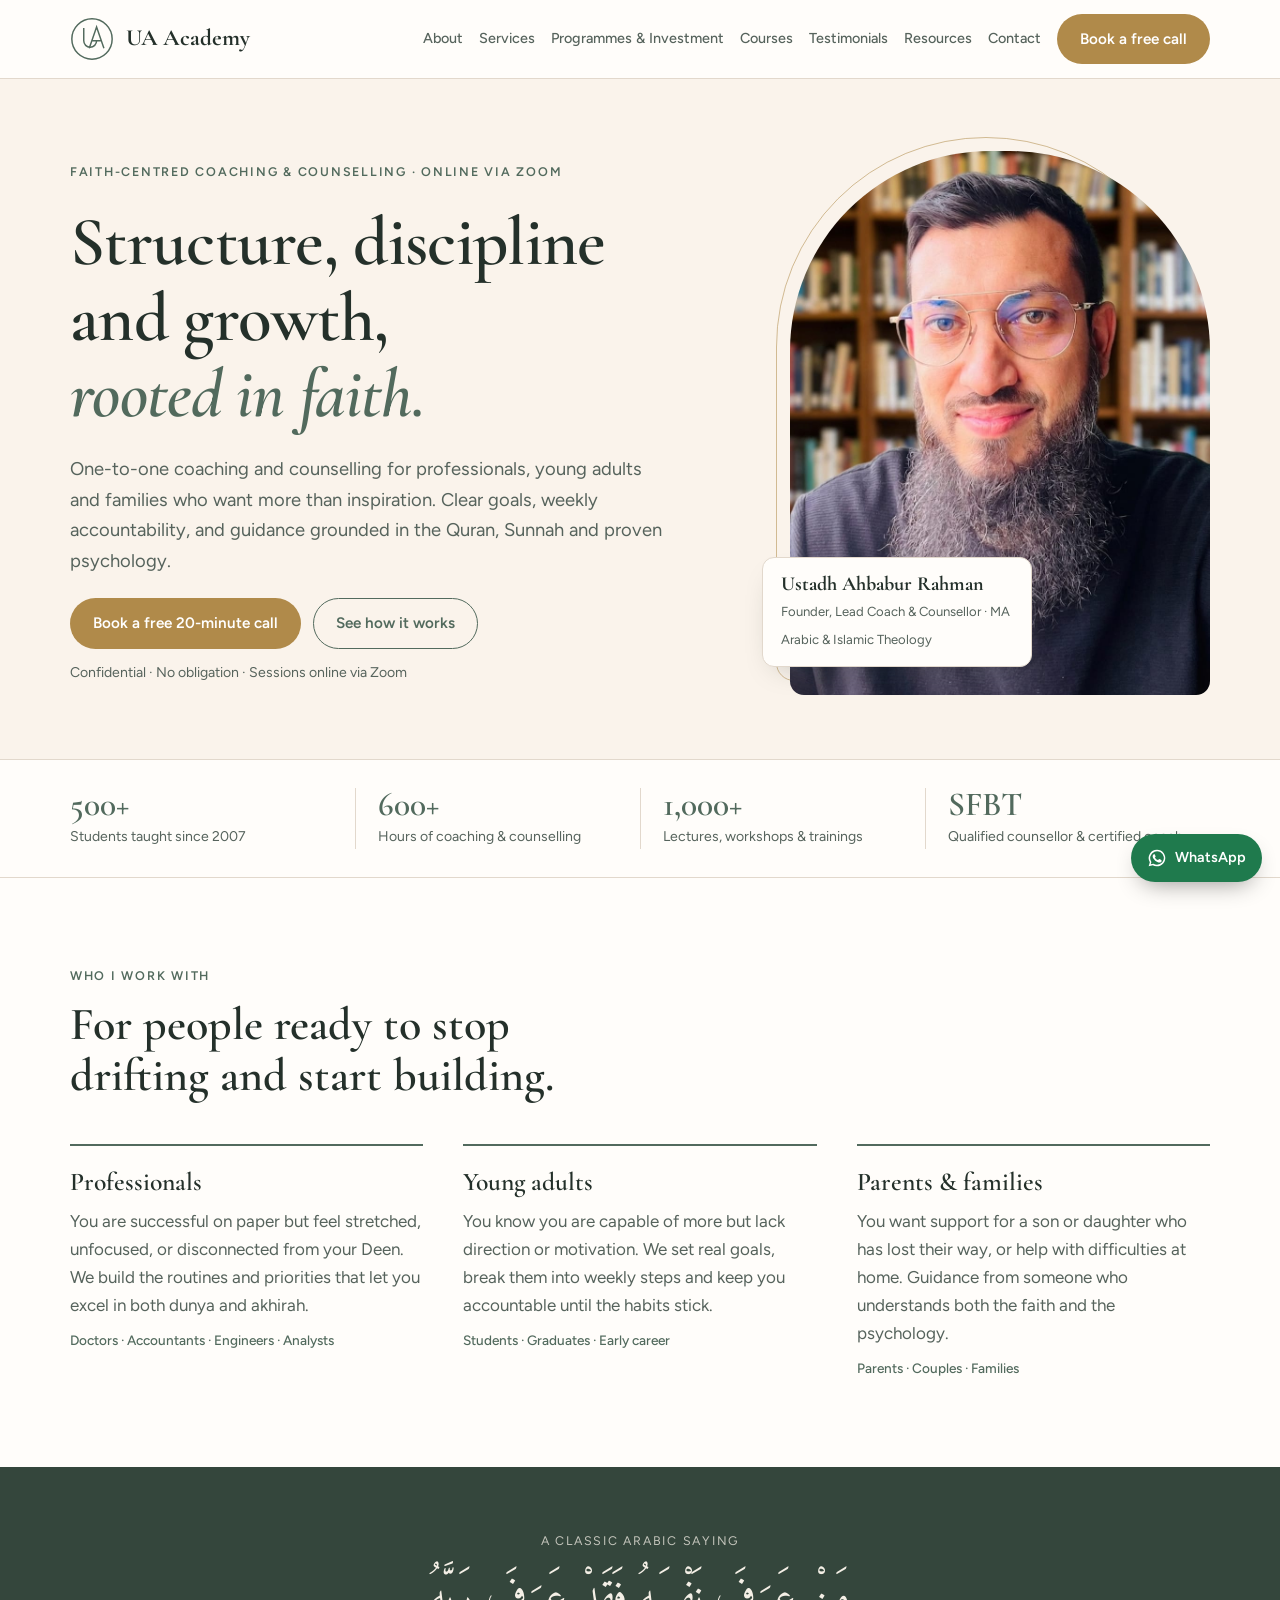
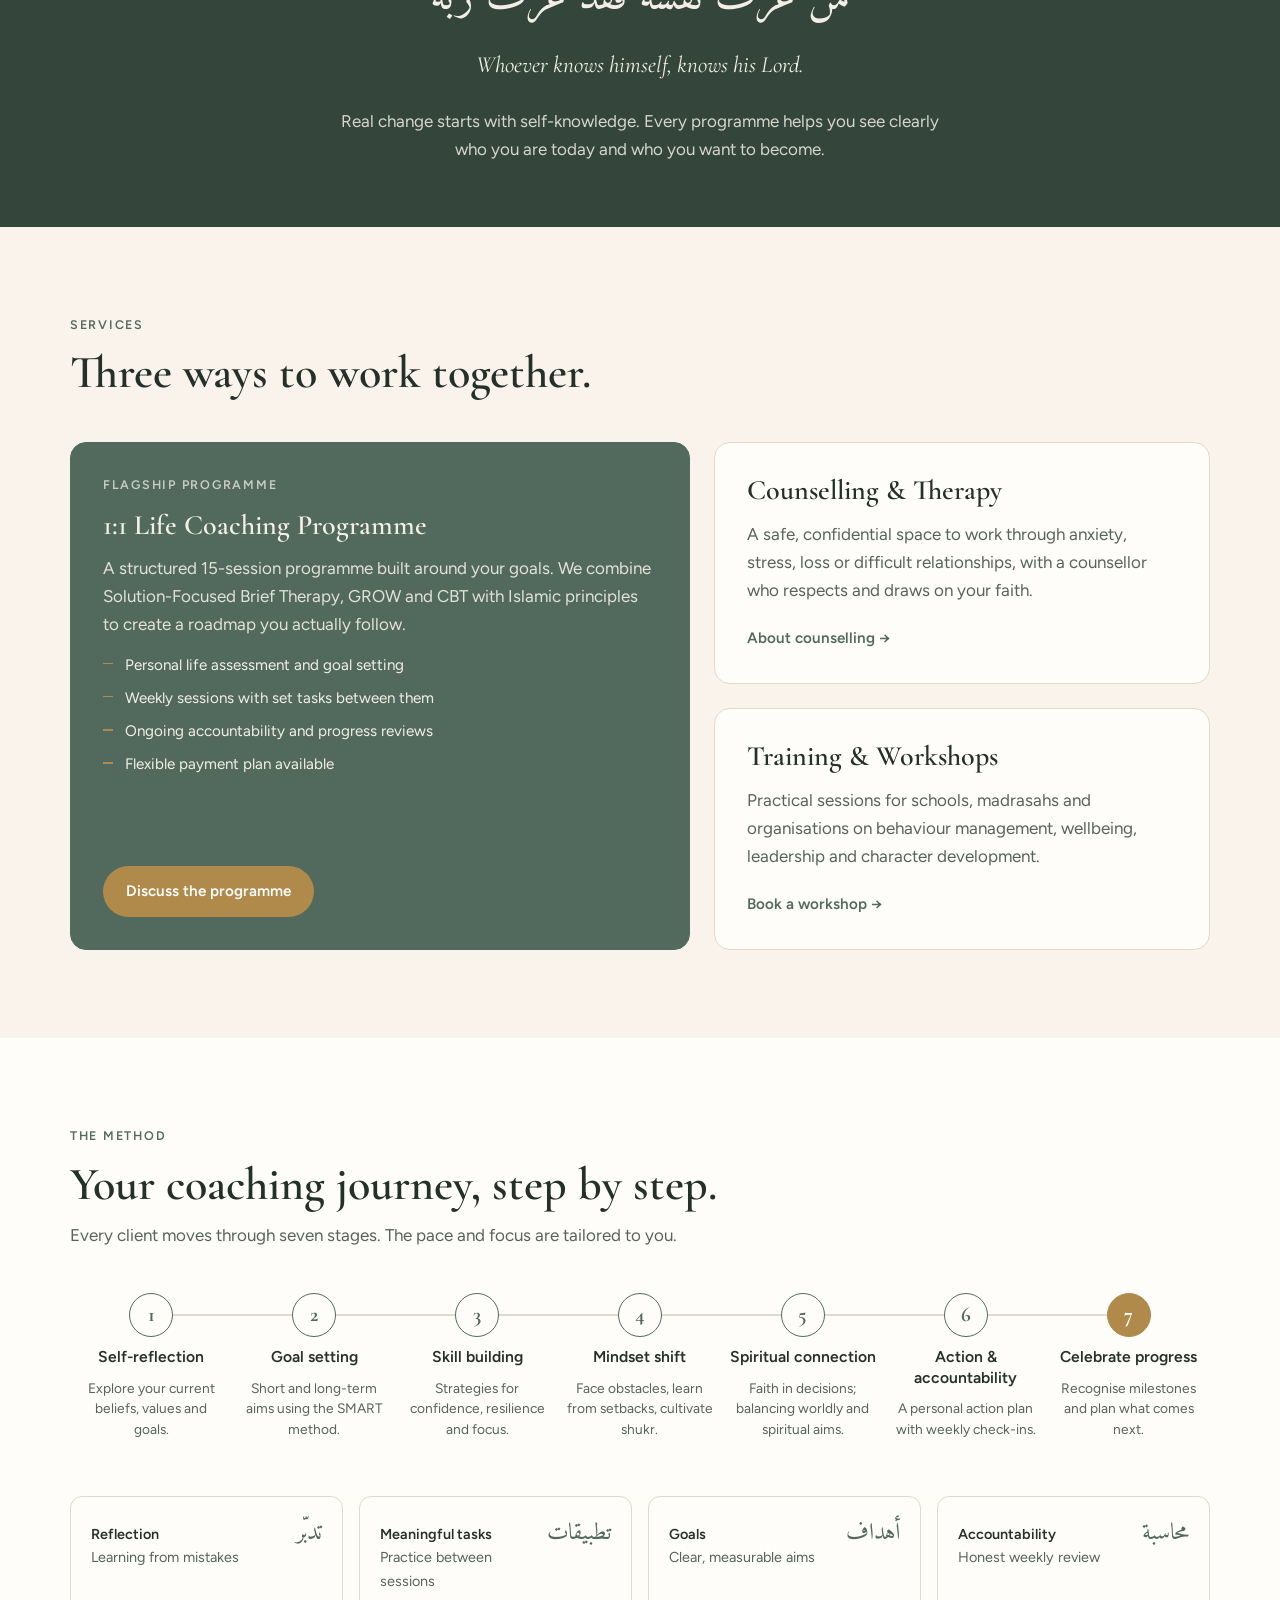
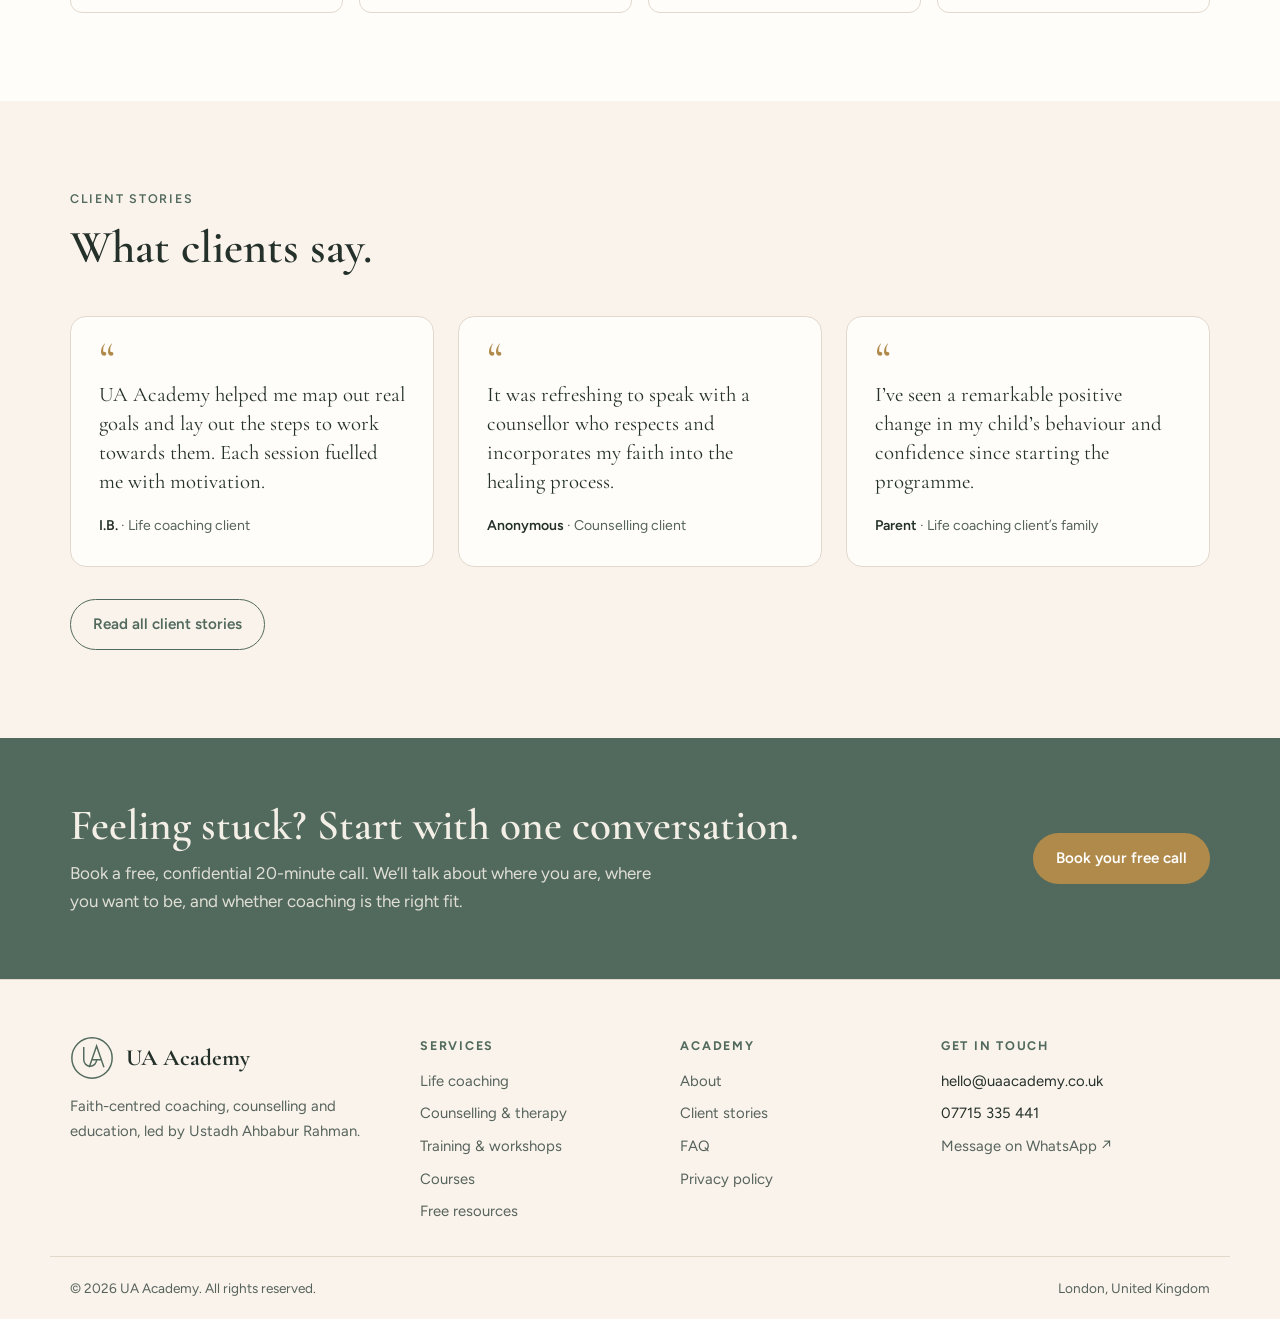
<file: index.html>
<!DOCTYPE html>
<html lang="en-GB">

<head>
    <meta charset="UTF-8">
    <meta name="viewport" content="width=device-width, initial-scale=1.0">
    <title>Home - UA Academy</title>
    <meta name="description" content="Faith-centred life coaching and counselling led by Ustadh Ahbabur Rahman. Structure, discipline and growth for professionals, young adults and families. Book a free 20-minute call.">
    <meta property="og:title" content="Home - UA Academy">
    <meta property="og:description" content="Faith-centred life coaching and counselling led by Ustadh Ahbabur Rahman. Structure, discipline and growth for professionals, young adults and families. Book a free 20-minute call.">
    <meta property="og:image" content="https://uaacademy.co.uk/assets/og-image.png">
    <meta property="og:image:width" content="1200">
    <meta property="og:image:height" content="630">
    <meta property="og:image:type" content="image/png">
    <link rel="icon" href="assets/favicon.svg" type="image/svg+xml">
    <link rel="preconnect" href="https://fonts.googleapis.com">
    <link rel="preconnect" href="https://fonts.gstatic.com" crossorigin>
    <link rel="stylesheet" href="https://fonts.googleapis.com/css2?family=Cormorant+Garamond:ital,wght@0,500;0,600;0,700;1,500&family=Figtree:wght@400;500;600&family=Amiri:wght@400;700&display=swap">
    <link rel="stylesheet" href="styles.css?v=20261106">
</head>

<body>
<a class="skip" href="#main">Skip to content</a>
<header>
  <div class="wrap nav">
    <a class="brand" href="index.html" aria-label="UA Academy home">
      <svg viewBox="0 0 48 48" fill="none" stroke="currentColor" stroke-width="1.6" aria-hidden="true"><circle cx="24" cy="24" r="22"/><path d="M15 12v14a7 7 0 0 0 14 0"/><path d="M21 34 29 11l8 23M24.5 26h9"/></svg>
      <span><span class="brand-name">UA Academy</span><span class="brand-sub">Coaching · Counselling · Education</span></span>
    </a>
    <button class="menu-btn" id="menuBtn" aria-expanded="false" aria-controls="navLinks">Menu</button>
    <nav class="links" id="navLinks">
      <a href="about.html">About</a>
      <a href="services.html">Services</a>
      <a href="programmes.html">Programmes &amp; Investment</a>
      <a href="courses.html">Courses</a>
      <a href="testimonials.html">Testimonials</a>
      <a href="FreeResources.html">Resources</a>
      <a href="contact.html">Contact</a>
      <a class="btn btn-gold" href="contact.html">Book a free call</a>
    </nav>
  </div>
</header>

<main id="main">
  <section class="hero">
    <div class="wrap hero-grid">
      <div class="hero-copy">
        <span class="eyebrow">Faith-centred coaching &amp; counselling · Online via Zoom</span>
        <h1>Structure, discipline and growth, <em>rooted in faith.</em></h1>
        <p class="lede">One-to-one coaching and counselling for professionals, young adults and families who want more than inspiration. Clear goals, weekly accountability, and guidance grounded in the Quran, Sunnah and proven psychology.</p>
        <div>
          <div class="cta-row">
            <a class="btn btn-gold" href="contact.html">Book a free 20-minute call</a>
            <button class="btn btn-line" type="button" data-scroll="method">See how it works</button>
          </div>
          <p class="hero-note">Confidential · No obligation · Sessions online via Zoom</p>
        </div>
      </div>
      <div class="portrait">
        <img src="assets/pfp.jpeg" alt="Ustadh Ahbabur Rahman in front of a bookcase">
        <div class="name-card"><strong>Ustadh Ahbabur Rahman</strong><span>Founder, Lead Coach &amp; Counsellor · MA Arabic &amp; Islamic Theology</span></div>
      </div>
    </div>
  </section>

  <div class="creds">
    <div class="wrap creds-grid">
      <div class="cred"><b>500+</b><span>Students taught since 2007</span></div>
      <div class="cred"><b>600+</b><span>Hours of coaching &amp; counselling</span></div>
      <div class="cred"><b>1,000+</b><span>Lectures, workshops &amp; trainings</span></div>
      <div class="cred"><b>SFBT</b><span>Qualified counsellor &amp; certified coach</span></div>
    </div>
  </div>

  <section class="band">
    <div class="wrap">
      <div class="head"><span class="eyebrow">Who I work with</span><h2>For people ready to stop drifting and start building.</h2></div>
      <div class="who">
        <div class="who-item"><h3>Professionals</h3><p>You are successful on paper but feel stretched, unfocused, or disconnected from your Deen. We build the routines and priorities that let you excel in both dunya and akhirah.</p><span class="tags">Doctors · Accountants · Engineers · Analysts</span></div>
        <div class="who-item"><h3>Young adults</h3><p>You know you are capable of more but lack direction or motivation. We set real goals, break them into weekly steps and keep you accountable until the habits stick.</p><span class="tags">Students · Graduates · Early career</span></div>
        <div class="who-item"><h3>Parents &amp; families</h3><p>You want support for a son or daughter who has lost their way, or help with difficulties at home. Guidance from someone who understands both the faith and the psychology.</p><span class="tags">Parents · Couples · Families</span></div>
      </div>
    </div>
  </section>

  <section class="proverb" aria-label="Guiding principle">
    <div class="wrap">
      <span class="src">A classic Arabic saying</span>
      <p class="ar-big" lang="ar">مَنْ عَرَفَ نَفْسَهُ فَقَدْ عَرَفَ رَبَّهُ</p>
      <p class="en">Whoever knows himself, knows his Lord.</p>
      <p class="text">Real change starts with self-knowledge. Every programme helps you see clearly who you are today and who you want to become.</p>
    </div>
  </section>

  <section class="band cream">
    <div class="wrap">
      <div class="head"><span class="eyebrow">Services</span><h2>Three ways to work together.</h2></div>
      <div class="services">
        <article class="svc flagship">
          <span class="eyebrow">Flagship programme</span>
          <h3>1:1 Life Coaching Programme</h3>
          <p>A structured 15-session programme built around your goals. We combine Solution-Focused Brief Therapy, GROW and CBT with Islamic principles to create a roadmap you actually follow.</p>
          <ul class="ticks"><li>Personal life assessment and goal setting</li><li>Weekly sessions with set tasks between them</li><li>Ongoing accountability and progress reviews</li><li>Flexible payment plan available</li></ul>
          <a class="btn btn-gold" href="programmes.html">Discuss the programme</a>
        </article>
        <article class="svc"><h3>Counselling &amp; Therapy</h3><p>A safe, confidential space to work through anxiety, stress, loss or difficult relationships, with a counsellor who respects and draws on your faith.</p><a class="more" href="services.html">About counselling →</a></article>
        <article class="svc"><h3>Training &amp; Workshops</h3><p>Practical sessions for schools, madrasahs and organisations on behaviour management, wellbeing, leadership and character development.</p><a class="more" href="services.html">Book a workshop →</a></article>
      </div>
    </div>
  </section>

  <section class="band" id="method">
    <div class="wrap">
      <div class="head"><span class="eyebrow">The method</span><h2>Your coaching journey, step by step.</h2><p>Every client moves through seven stages. The pace and focus are tailored to you.</p></div>
      <ol class="journey"><li class="step"><span class="n">1</span><h3>Self-reflection</h3><p>Explore your current beliefs, values and goals.</p></li><li class="step"><span class="n">2</span><h3>Goal setting</h3><p>Short and long-term aims using the SMART method.</p></li><li class="step"><span class="n">3</span><h3>Skill building</h3><p>Strategies for confidence, resilience and focus.</p></li><li class="step"><span class="n">4</span><h3>Mindset shift</h3><p>Face obstacles, learn from setbacks, cultivate shukr.</p></li><li class="step"><span class="n">5</span><h3>Spiritual connection</h3><p>Faith in decisions; balancing worldly and spiritual aims.</p></li><li class="step"><span class="n">6</span><h3>Action &amp; accountability</h3><p>A personal action plan with weekly check-ins.</p></li><li class="step"><span class="n">7</span><h3>Celebrate progress</h3><p>Recognise milestones and plan what comes next.</p></li></ol>
      <div class="pillars">
        <div class="pillar"><span class="en"><b>Reflection</b>Learning from mistakes</span><span class="ar" lang="ar">تدبّر</span></div>
        <div class="pillar"><span class="en"><b>Meaningful tasks</b>Practice between sessions</span><span class="ar" lang="ar">تطبيقات</span></div>
        <div class="pillar"><span class="en"><b>Goals</b>Clear, measurable aims</span><span class="ar" lang="ar">أهداف</span></div>
        <div class="pillar"><span class="en"><b>Accountability</b>Honest weekly review</span><span class="ar" lang="ar">محاسبة</span></div>
      </div>
    </div>
  </section>

  <section class="band cream">
    <div class="wrap">
      <div class="head"><span class="eyebrow">Client stories</span><h2>What clients say.</h2></div>
      <div class="quotes">
        <figure class="q"><blockquote>UA Academy helped me map out real goals and lay out the steps to work towards them. Each session fuelled me with motivation.</blockquote><figcaption><b>I.B.</b> · Life coaching client</figcaption></figure>
        <figure class="q"><blockquote>It was refreshing to speak with a counsellor who respects and incorporates my faith into the healing process.</blockquote><figcaption><b>Anonymous</b> · Counselling client</figcaption></figure>
        <figure class="q"><blockquote>I’ve seen a remarkable positive change in my child’s behaviour and confidence since starting the programme.</blockquote><figcaption><b>Parent</b> · Life coaching client’s family</figcaption></figure>
      </div>
      <div style="margin-top:32px"><a class="btn btn-line" href="testimonials.html">Read all client stories</a></div>
    </div>
  </section>
  <section class="cta"><div class="wrap"><div><h2>Feeling stuck? Start with one conversation.</h2><p>Book a free, confidential 20-minute call. We’ll talk about where you are, where you want to be, and whether coaching is the right fit.</p></div><a class="btn btn-gold" href="contact.html">Book your free call</a></div></section>
</main>

<footer>
  <div class="wrap foot">
    <div>
      <a class="brand" href="index.html" aria-label="UA Academy home">
        <svg viewBox="0 0 48 48" fill="none" stroke="currentColor" stroke-width="1.6" aria-hidden="true"><circle cx="24" cy="24" r="22"/><path d="M15 12v14a7 7 0 0 0 14 0"/><path d="M21 34 29 11l8 23M24.5 26h9"/></svg>
        <span class="brand-name">UA Academy</span>
      </a>
      <p class="about">Faith-centred coaching, counselling and education, led by Ustadh Ahbabur Rahman.</p>
    </div>
    <div><h4>Services</h4><ul><li><a href="services.html">Life coaching</a></li><li><a href="services.html">Counselling &amp; therapy</a></li><li><a href="services.html">Training &amp; workshops</a></li><li><a href="courses.html">Courses</a></li><li><a href="FreeResources.html">Free resources</a></li></ul></div>
    <div><h4>Academy</h4><ul><li><a href="about.html">About</a></li><li><a href="testimonials.html">Client stories</a></li><li><a href="faq.html">FAQ</a></li><li><a href="index.html">Privacy policy</a></li></ul></div>
    <div><h4>Get in touch</h4><ul><li class="contact-line">hello@uaacademy.co.uk</li><li class="contact-line">07715 335 441</li><li><a href="https://wa.me/447715335441" target="_blank" rel="noopener">Message on WhatsApp ↗</a></li></ul></div>
  </div>
  <div class="wrap legal"><span>© 2026 UA Academy. All rights reserved.</span><span>London, United Kingdom</span></div>
</footer>

<a class="wa" href="https://wa.me/447715335441" target="_blank" rel="noopener" aria-label="Message UA Academy on WhatsApp">
  <svg viewBox="0 0 24 24" fill="currentColor" aria-hidden="true"><path d="M12 2a10 10 0 0 0-8.6 15.1L2 22l5-1.3A10 10 0 1 0 12 2zm0 18.2a8.2 8.2 0 0 1-4.2-1.2l-.3-.2-3 .8.8-2.9-.2-.3A8.2 8.2 0 1 1 12 20.2zm4.5-6.1c-.2-.1-1.5-.7-1.7-.8s-.4-.1-.6.1-.7.8-.8 1-.3.2-.5.1a6.7 6.7 0 0 1-3.3-2.9c-.3-.4.3-.4.7-1.4.1-.2 0-.3 0-.4l-.8-1.8c-.2-.5-.4-.4-.6-.4h-.5a1 1 0 0 0-.7.3 3 3 0 0 0-.9 2.2 5.2 5.2 0 0 0 1.1 2.7 11.8 11.8 0 0 0 4.5 4c1.7.7 2.3.8 3.2.6a2.7 2.7 0 0 0 1.8-1.2 2.2 2.2 0 0 0 .2-1.2c-.1-.1-.3-.2-.5-.3z"/></svg>
  WhatsApp
</a>

<script src="script.js?v=20261106"></script>
</body>

</html>
</file>
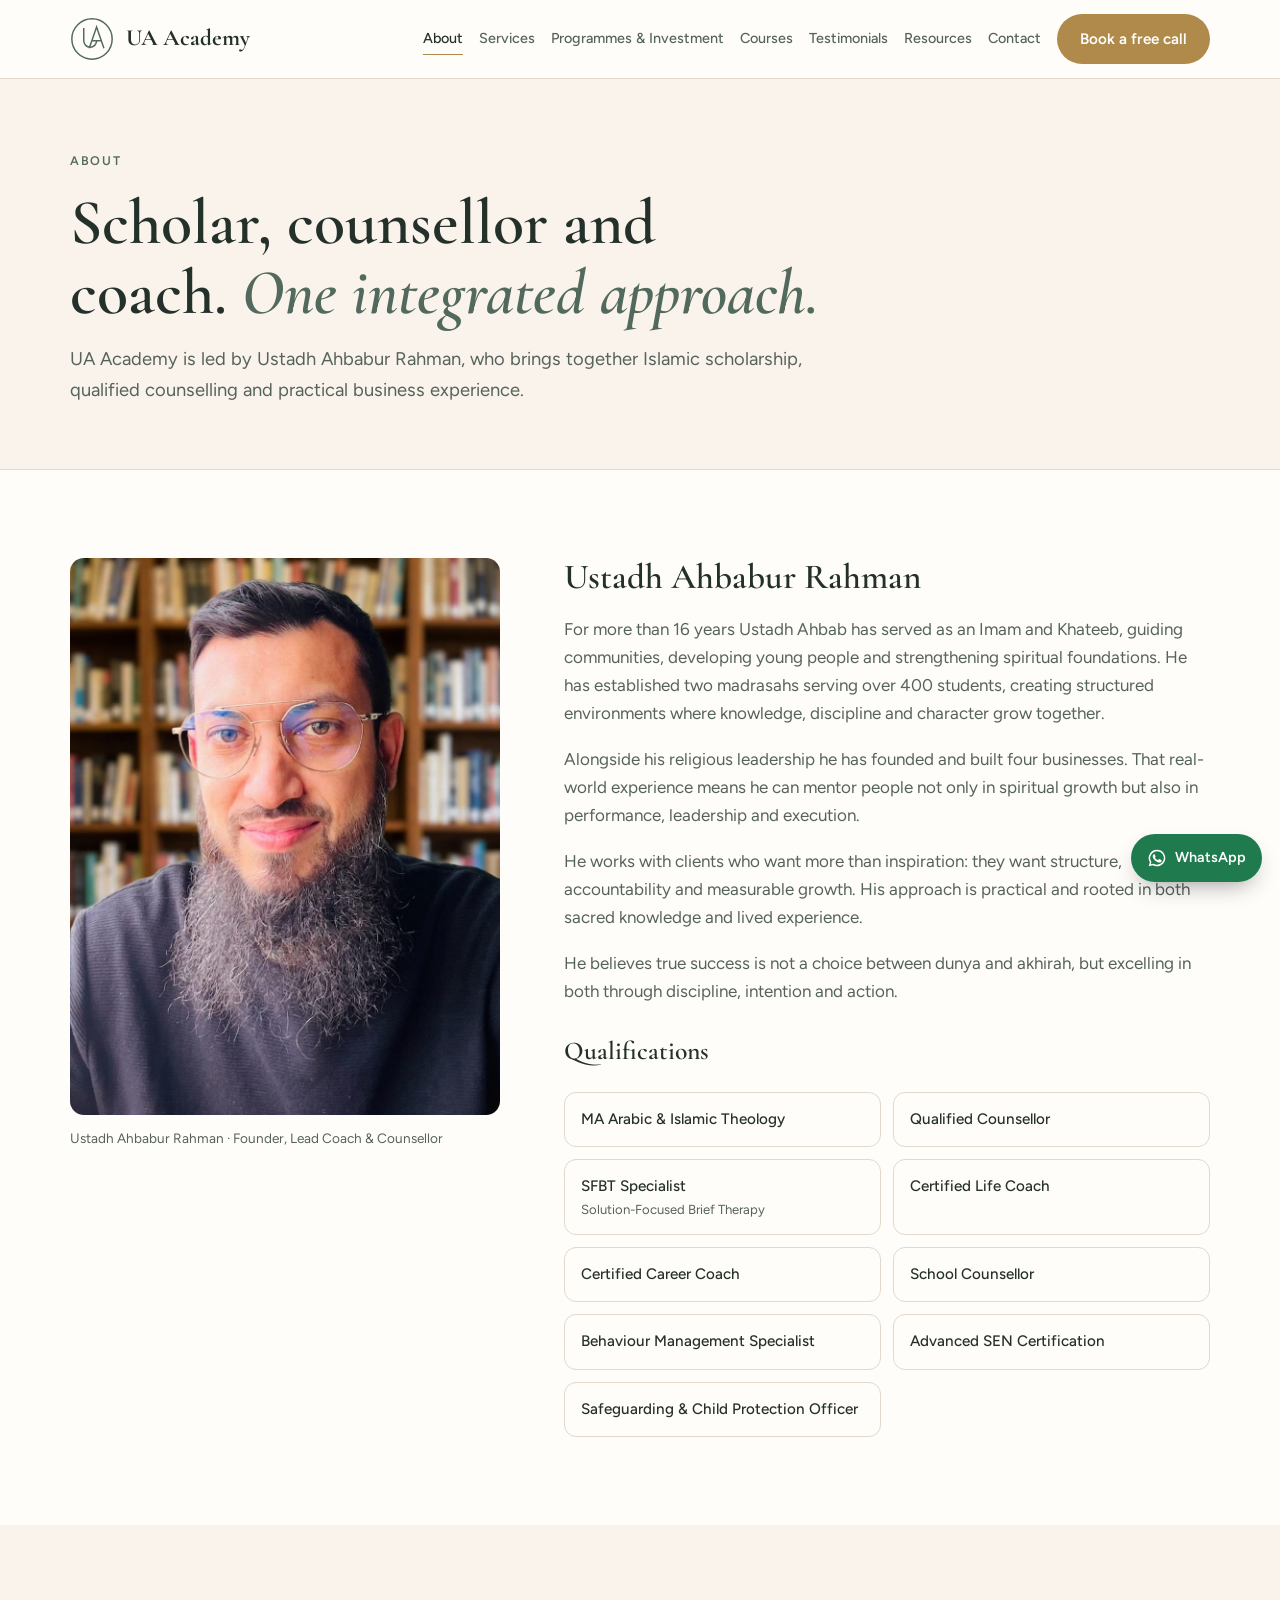
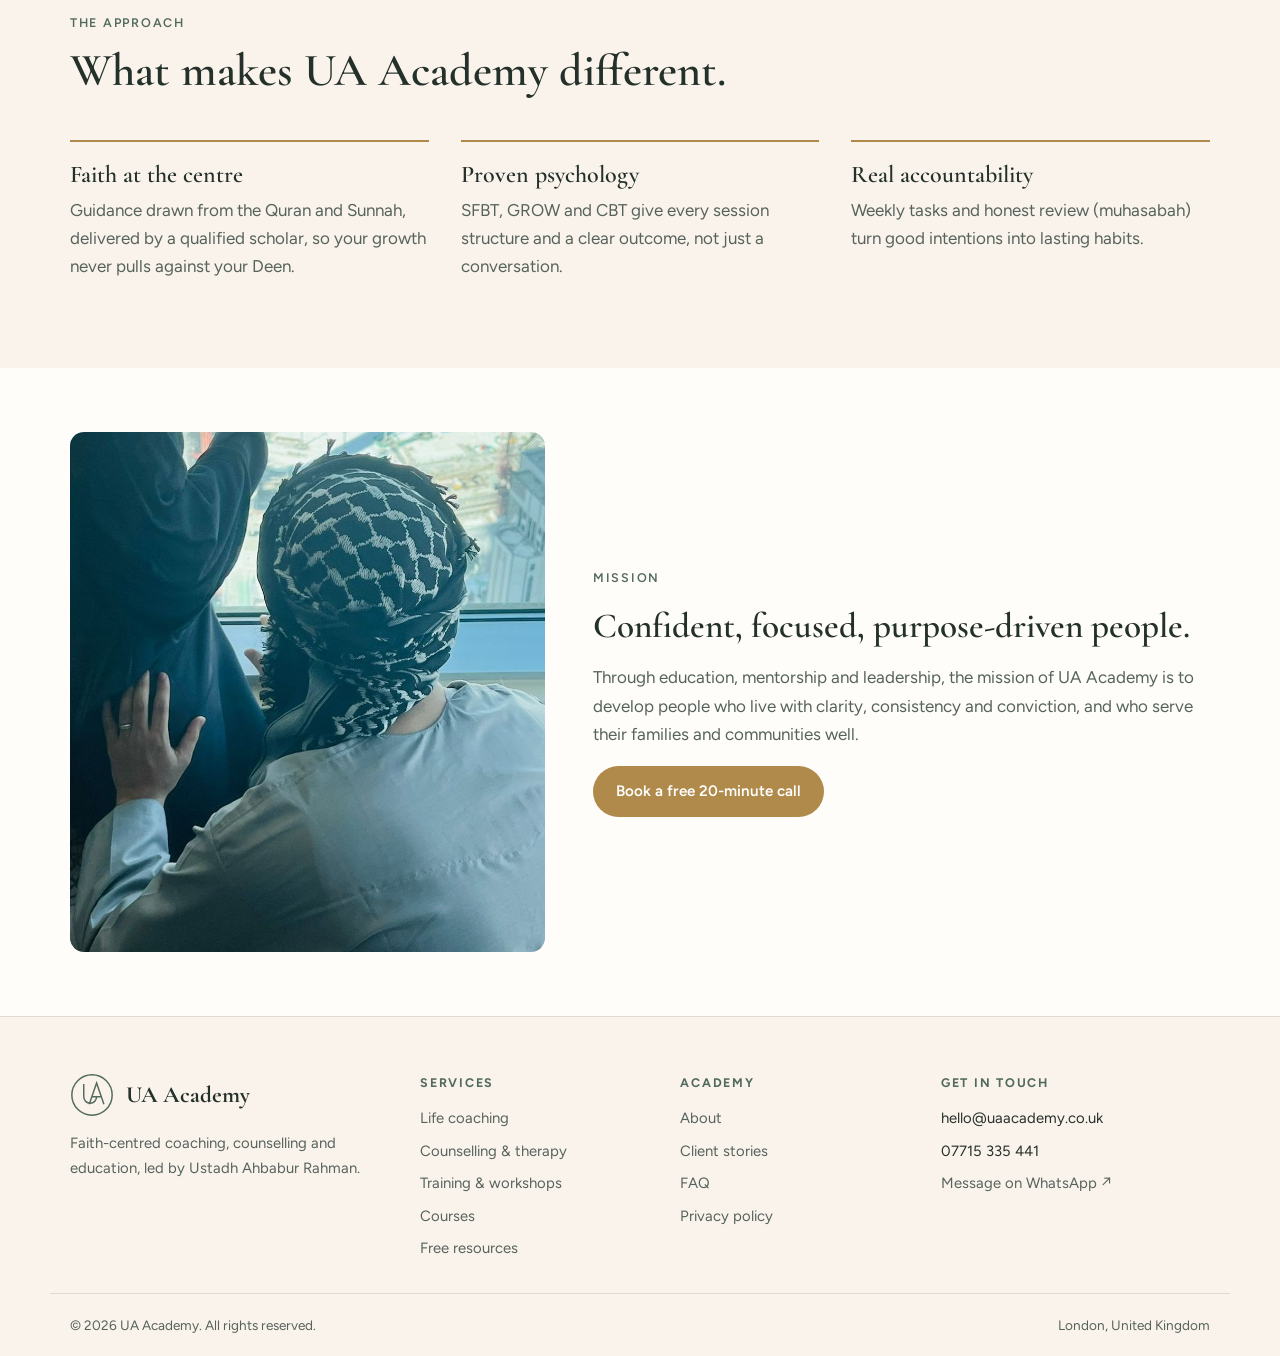
<file: about.html>
<!DOCTYPE html>
<html lang="en-GB">

<head>
    <meta charset="UTF-8">
    <meta name="viewport" content="width=device-width, initial-scale=1.0">
    <title>About - UA Academy</title>
    <meta name="description" content="Meet Ustadh Ahbabur Rahman: Islamic scholar, qualified counsellor and certified life coach, and the approach behind UA Academy.">
    <meta property="og:title" content="About - UA Academy">
    <meta property="og:description" content="Meet Ustadh Ahbabur Rahman: Islamic scholar, qualified counsellor and certified life coach, and the approach behind UA Academy.">
    <meta property="og:image" content="https://uaacademy.co.uk/assets/og-image.png">
    <meta property="og:image:width" content="1200">
    <meta property="og:image:height" content="630">
    <meta property="og:image:type" content="image/png">
    <link rel="icon" href="assets/favicon.svg" type="image/svg+xml">
    <link rel="preconnect" href="https://fonts.googleapis.com">
    <link rel="preconnect" href="https://fonts.gstatic.com" crossorigin>
    <link rel="stylesheet" href="https://fonts.googleapis.com/css2?family=Cormorant+Garamond:ital,wght@0,500;0,600;0,700;1,500&family=Figtree:wght@400;500;600&family=Amiri:wght@400;700&display=swap">
    <link rel="stylesheet" href="styles.css?v=20261106">
</head>

<body>
<a class="skip" href="#main">Skip to content</a>
<header>
  <div class="wrap nav">
    <a class="brand" href="index.html" aria-label="UA Academy home">
      <svg viewBox="0 0 48 48" fill="none" stroke="currentColor" stroke-width="1.6" aria-hidden="true"><circle cx="24" cy="24" r="22"/><path d="M15 12v14a7 7 0 0 0 14 0"/><path d="M21 34 29 11l8 23M24.5 26h9"/></svg>
      <span><span class="brand-name">UA Academy</span><span class="brand-sub">Coaching · Counselling · Education</span></span>
    </a>
    <button class="menu-btn" id="menuBtn" aria-expanded="false" aria-controls="navLinks">Menu</button>
    <nav class="links" id="navLinks">
      <a href="about.html" aria-current="page">About</a>
      <a href="services.html">Services</a>
      <a href="programmes.html">Programmes &amp; Investment</a>
      <a href="courses.html">Courses</a>
      <a href="testimonials.html">Testimonials</a>
      <a href="FreeResources.html">Resources</a>
      <a href="contact.html">Contact</a>
      <a class="btn btn-gold" href="contact.html">Book a free call</a>
    </nav>
  </div>
</header>

<main id="main">
  <section class="page-hero"><div class="wrap">
    <span class="eyebrow">About</span>
    <h1>Scholar, counsellor and coach. <em>One integrated approach.</em></h1>
    <p class="lede">UA Academy is led by Ustadh Ahbabur Rahman, who brings together Islamic scholarship, qualified counselling and practical business experience.</p>
  </div></section>

  <section class="band">
    <div class="wrap about-grid">
      <figure class="about-photo" style="margin:0">
        <img src="assets/pfp.jpeg" alt="Ustadh Ahbabur Rahman" style="aspect-ratio:672/870">
        <figcaption>Ustadh Ahbabur Rahman · Founder, Lead Coach &amp; Counsellor</figcaption>
      </figure>
      <div class="prose">
        <h2 style="font-size:2.2rem">Ustadh Ahbabur Rahman</h2>
        <p>For more than 16 years Ustadh Ahbab has served as an Imam and Khateeb, guiding communities, developing young people and strengthening spiritual foundations. He has established two madrasahs serving over 400 students, creating structured environments where knowledge, discipline and character grow together.</p>
        <p>Alongside his religious leadership he has founded and built four businesses. That real-world experience means he can mentor people not only in spiritual growth but also in performance, leadership and execution.</p>
        <p>He works with clients who want more than inspiration: they want structure, accountability and measurable growth. His approach is practical and rooted in both sacred knowledge and lived experience.</p>
        <p>He believes true success is not a choice between dunya and akhirah, but excelling in both through discipline, intention and action.</p>
        <h3 style="font-size:1.6rem;margin-top:14px">Qualifications</h3>
        <div class="quals">
          <div class="qual">MA Arabic &amp; Islamic Theology</div>
          <div class="qual">Qualified Counsellor</div>
          <div class="qual">SFBT Specialist<small>Solution-Focused Brief Therapy</small></div>
          <div class="qual">Certified Life Coach</div>
          <div class="qual">Certified Career Coach</div>
          <div class="qual">School Counsellor</div>
          <div class="qual">Behaviour Management Specialist</div>
          <div class="qual">Advanced SEN Certification</div>
          <div class="qual">Safeguarding &amp; Child Protection Officer</div>
        </div>
      </div>
    </div>
  </section>

  <section class="band cream">
    <div class="wrap">
      <div class="head"><span class="eyebrow">The approach</span><h2>What makes UA Academy different.</h2></div>
      <div class="diff">
        <div><h3>Faith at the centre</h3><p>Guidance drawn from the Quran and Sunnah, delivered by a qualified scholar, so your growth never pulls against your Deen.</p></div>
        <div><h3>Proven psychology</h3><p>SFBT, GROW and CBT give every session structure and a clear outcome, not just a conversation.</p></div>
        <div><h3>Real accountability</h3><p>Weekly tasks and honest review (muhasabah) turn good intentions into lasting habits.</p></div>
      </div>
    </div>
  </section>

  <section class="band tight">
    <div class="wrap" id="kaabaRow">
      <img src="assets/kaaba.jpg" alt="View of the Kaaba from a window in Makkah" style="width:100%;max-height:520px;object-fit:cover;border-radius:14px" loading="lazy">
      <div class="prose">
        <span class="eyebrow">Mission</span>
        <h2 style="font-size:2.2rem">Confident, focused, purpose-driven people.</h2>
        <p>Through education, mentorship and leadership, the mission of UA Academy is to develop people who live with clarity, consistency and conviction, and who serve their families and communities well.</p>
        <div><a class="btn btn-gold" href="contact.html">Book a free 20-minute call</a></div>
      </div>
    </div>
  </section>
</main>

<footer>
  <div class="wrap foot">
    <div>
      <a class="brand" href="index.html" aria-label="UA Academy home">
        <svg viewBox="0 0 48 48" fill="none" stroke="currentColor" stroke-width="1.6" aria-hidden="true"><circle cx="24" cy="24" r="22"/><path d="M15 12v14a7 7 0 0 0 14 0"/><path d="M21 34 29 11l8 23M24.5 26h9"/></svg>
        <span class="brand-name">UA Academy</span>
      </a>
      <p class="about">Faith-centred coaching, counselling and education, led by Ustadh Ahbabur Rahman.</p>
    </div>
    <div><h4>Services</h4><ul><li><a href="services.html">Life coaching</a></li><li><a href="services.html">Counselling &amp; therapy</a></li><li><a href="services.html">Training &amp; workshops</a></li><li><a href="courses.html">Courses</a></li><li><a href="FreeResources.html">Free resources</a></li></ul></div>
    <div><h4>Academy</h4><ul><li><a href="about.html">About</a></li><li><a href="testimonials.html">Client stories</a></li><li><a href="faq.html">FAQ</a></li><li><a href="index.html">Privacy policy</a></li></ul></div>
    <div><h4>Get in touch</h4><ul><li class="contact-line">hello@uaacademy.co.uk</li><li class="contact-line">07715 335 441</li><li><a href="https://wa.me/447715335441" target="_blank" rel="noopener">Message on WhatsApp ↗</a></li></ul></div>
  </div>
  <div class="wrap legal"><span>© 2026 UA Academy. All rights reserved.</span><span>London, United Kingdom</span></div>
</footer>

<a class="wa" href="https://wa.me/447715335441" target="_blank" rel="noopener" aria-label="Message UA Academy on WhatsApp">
  <svg viewBox="0 0 24 24" fill="currentColor" aria-hidden="true"><path d="M12 2a10 10 0 0 0-8.6 15.1L2 22l5-1.3A10 10 0 1 0 12 2zm0 18.2a8.2 8.2 0 0 1-4.2-1.2l-.3-.2-3 .8.8-2.9-.2-.3A8.2 8.2 0 1 1 12 20.2zm4.5-6.1c-.2-.1-1.5-.7-1.7-.8s-.4-.1-.6.1-.7.8-.8 1-.3.2-.5.1a6.7 6.7 0 0 1-3.3-2.9c-.3-.4.3-.4.7-1.4.1-.2 0-.3 0-.4l-.8-1.8c-.2-.5-.4-.4-.6-.4h-.5a1 1 0 0 0-.7.3 3 3 0 0 0-.9 2.2 5.2 5.2 0 0 0 1.1 2.7 11.8 11.8 0 0 0 4.5 4c1.7.7 2.3.8 3.2.6a2.7 2.7 0 0 0 1.8-1.2 2.2 2.2 0 0 0 .2-1.2c-.1-.1-.3-.2-.5-.3z"/></svg>
  WhatsApp
</a>

<script src="script.js?v=20261106"></script>
</body>

</html>
</file>
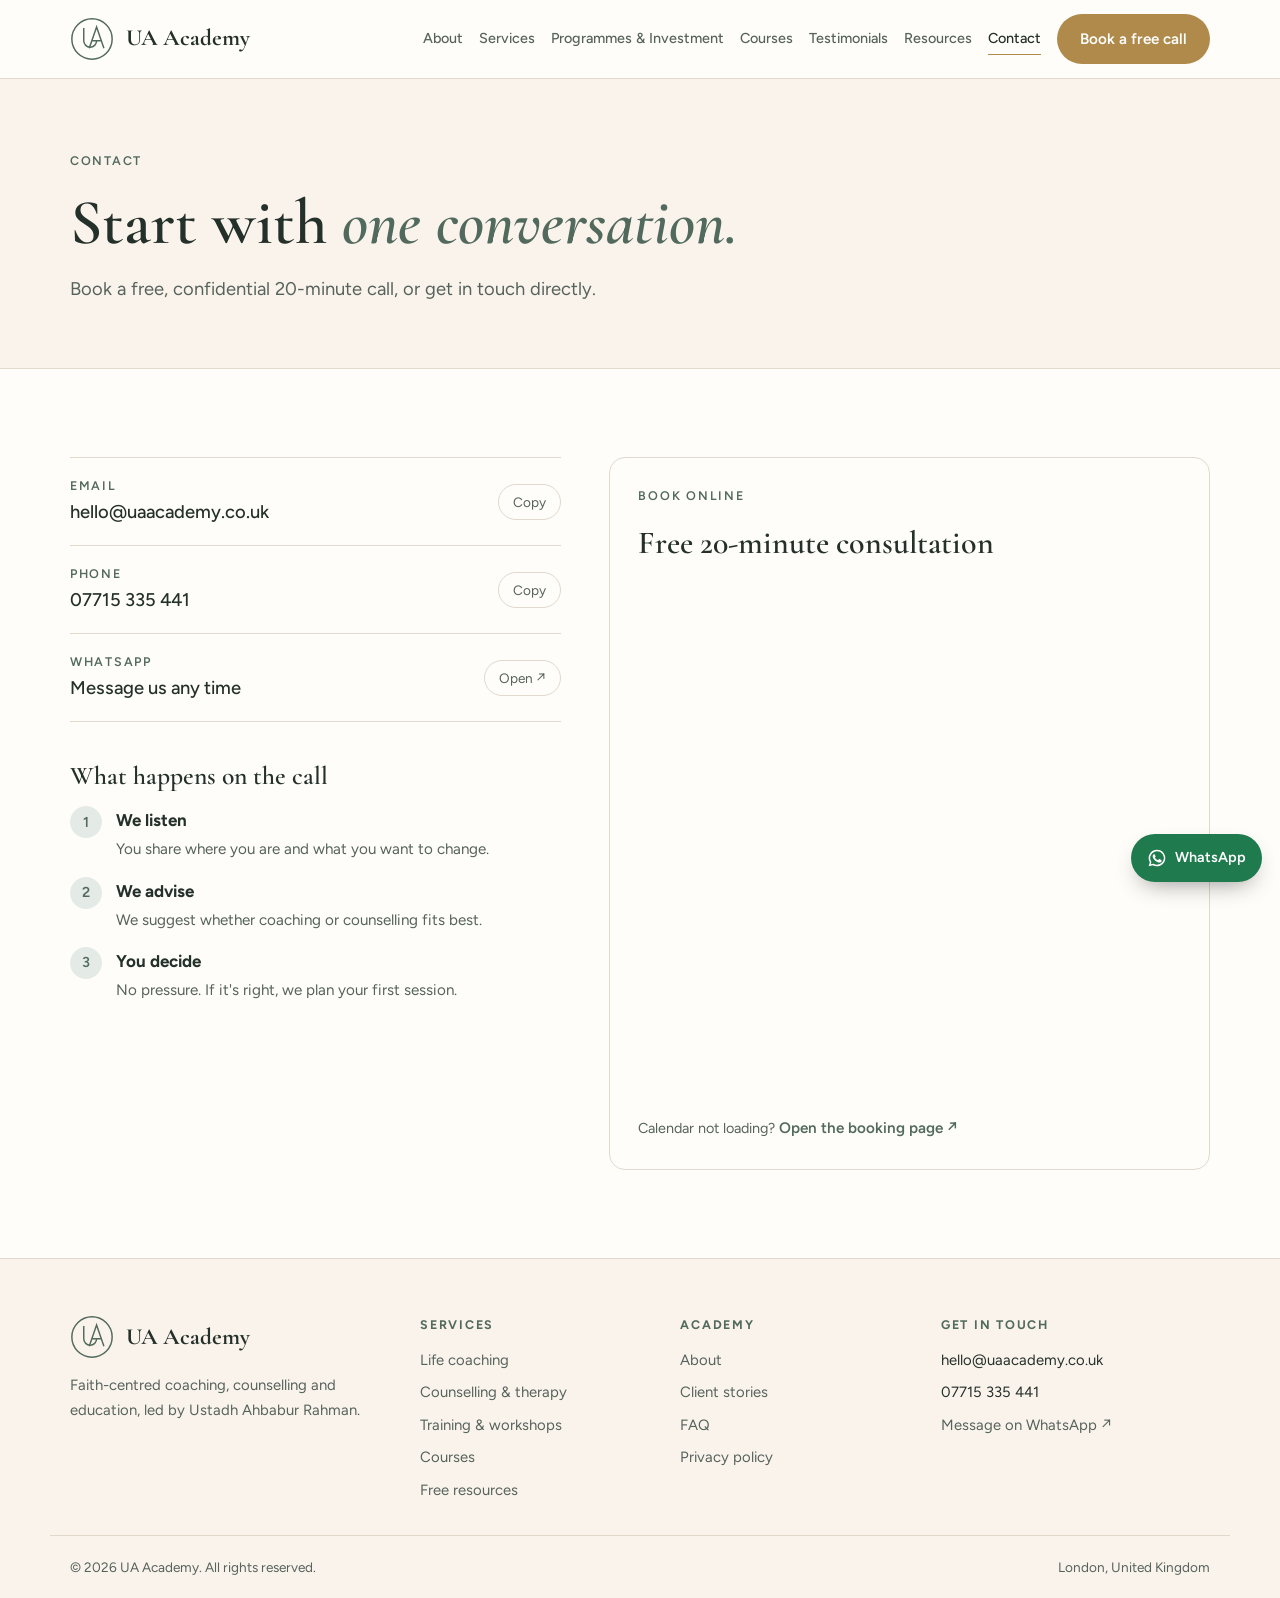
<file: contact.html>
<!DOCTYPE html>
<html lang="en-GB">

<head>
    <meta charset="UTF-8">
    <meta name="viewport" content="width=device-width, initial-scale=1.0">
    <title>Contact - UA Academy</title>
    <meta name="description" content="Book a free 20-minute consultation with UA Academy, or get in touch by email, phone or WhatsApp.">
    <meta property="og:title" content="Contact - UA Academy">
    <meta property="og:description" content="Book a free 20-minute consultation with UA Academy, or get in touch by email, phone or WhatsApp.">
    <meta property="og:image" content="https://uaacademy.co.uk/assets/og-image.png">
    <meta property="og:image:width" content="1200">
    <meta property="og:image:height" content="630">
    <meta property="og:image:type" content="image/png">
    <link rel="icon" href="assets/favicon.svg" type="image/svg+xml">
    <link rel="preconnect" href="https://fonts.googleapis.com">
    <link rel="preconnect" href="https://fonts.gstatic.com" crossorigin>
    <link rel="stylesheet" href="https://fonts.googleapis.com/css2?family=Cormorant+Garamond:ital,wght@0,500;0,600;0,700;1,500&family=Figtree:wght@400;500;600&family=Amiri:wght@400;700&display=swap">
    <link rel="stylesheet" href="styles.css?v=20261106">
</head>

<body>
<a class="skip" href="#main">Skip to content</a>
<header>
  <div class="wrap nav">
    <a class="brand" href="index.html" aria-label="UA Academy home">
      <svg viewBox="0 0 48 48" fill="none" stroke="currentColor" stroke-width="1.6" aria-hidden="true"><circle cx="24" cy="24" r="22"/><path d="M15 12v14a7 7 0 0 0 14 0"/><path d="M21 34 29 11l8 23M24.5 26h9"/></svg>
      <span><span class="brand-name">UA Academy</span><span class="brand-sub">Coaching · Counselling · Education</span></span>
    </a>
    <button class="menu-btn" id="menuBtn" aria-expanded="false" aria-controls="navLinks">Menu</button>
    <nav class="links" id="navLinks">
      <a href="about.html">About</a>
      <a href="services.html">Services</a>
      <a href="programmes.html">Programmes &amp; Investment</a>
      <a href="courses.html">Courses</a>
      <a href="testimonials.html">Testimonials</a>
      <a href="FreeResources.html">Resources</a>
      <a href="contact.html" aria-current="page">Contact</a>
      <a class="btn btn-gold" href="contact.html">Book a free call</a>
    </nav>
  </div>
</header>

<main id="main">
  <section class="page-hero"><div class="wrap">
    <span class="eyebrow">Contact</span>
    <h1>Start with <em>one conversation.</em></h1>
    <p class="lede">Book a free, confidential 20-minute call, or get in touch directly.</p>
  </div></section>
  <section class="band">
    <div class="wrap contact-grid">
      <div style="display:flex;flex-direction:column;gap:40px;min-width:0">
        <div class="contact-list">
          <div class="c-row"><div><div class="label">Email</div><a class="val" id="v-email" href="mailto:hello@uaacademy.co.uk" style="text-decoration:none">hello@uaacademy.co.uk</a></div><button class="copy" type="button" data-copy="v-email">Copy</button></div>
          <div class="c-row"><div><div class="label">Phone</div><a class="val" id="v-phone" href="tel:+447715335441" style="text-decoration:none">07715 335 441</a></div><button class="copy" type="button" data-copy="v-phone">Copy</button></div>
          <div class="c-row"><div><div class="label">WhatsApp</div><div class="val" style="user-select:auto">Message us any time</div></div><a class="copy" style="text-decoration:none" href="https://wa.me/447715335441" target="_blank" rel="noopener">Open ↗</a></div>
        </div>
        <div>
          <h3 style="font-size:1.6rem;margin-bottom:16px">What happens on the call</h3>
          <ol class="steps3">
            <li><div><b>We listen</b><span>You share where you are and what you want to change.</span></div></li>
            <li><div><b>We advise</b><span>We suggest whether coaching or counselling fits best.</span></div></li>
            <li><div><b>You decide</b><span>No pressure. If it's right, we plan your first session.</span></div></li>
          </ol>
        </div>
      </div>
      <div class="booking">
        <span class="eyebrow">Book online</span>
        <h2>Free 20-minute consultation</h2>
        <div class="tidycal-wrap"><div class="tidycal-embed" data-path="ua-academy/20-minute-consultation-call"></div></div>
        <p class="muted" style="font-size:.9rem">Calendar not loading? <a class="more" href="https://tidycal.com/ua-academy/20-minute-consultation-call" target="_blank" rel="noopener">Open the booking page ↗</a></p>
      </div>
    </div>
  </section>
</main>

<footer>
  <div class="wrap foot">
    <div>
      <a class="brand" href="index.html" aria-label="UA Academy home">
        <svg viewBox="0 0 48 48" fill="none" stroke="currentColor" stroke-width="1.6" aria-hidden="true"><circle cx="24" cy="24" r="22"/><path d="M15 12v14a7 7 0 0 0 14 0"/><path d="M21 34 29 11l8 23M24.5 26h9"/></svg>
        <span class="brand-name">UA Academy</span>
      </a>
      <p class="about">Faith-centred coaching, counselling and education, led by Ustadh Ahbabur Rahman.</p>
    </div>
    <div><h4>Services</h4><ul><li><a href="services.html">Life coaching</a></li><li><a href="services.html">Counselling &amp; therapy</a></li><li><a href="services.html">Training &amp; workshops</a></li><li><a href="courses.html">Courses</a></li><li><a href="FreeResources.html">Free resources</a></li></ul></div>
    <div><h4>Academy</h4><ul><li><a href="about.html">About</a></li><li><a href="testimonials.html">Client stories</a></li><li><a href="faq.html">FAQ</a></li><li><a href="index.html">Privacy policy</a></li></ul></div>
    <div><h4>Get in touch</h4><ul><li class="contact-line">hello@uaacademy.co.uk</li><li class="contact-line">07715 335 441</li><li><a href="https://wa.me/447715335441" target="_blank" rel="noopener">Message on WhatsApp ↗</a></li></ul></div>
  </div>
  <div class="wrap legal"><span>© 2026 UA Academy. All rights reserved.</span><span>London, United Kingdom</span></div>
</footer>

<a class="wa" href="https://wa.me/447715335441" target="_blank" rel="noopener" aria-label="Message UA Academy on WhatsApp">
  <svg viewBox="0 0 24 24" fill="currentColor" aria-hidden="true"><path d="M12 2a10 10 0 0 0-8.6 15.1L2 22l5-1.3A10 10 0 1 0 12 2zm0 18.2a8.2 8.2 0 0 1-4.2-1.2l-.3-.2-3 .8.8-2.9-.2-.3A8.2 8.2 0 1 1 12 20.2zm4.5-6.1c-.2-.1-1.5-.7-1.7-.8s-.4-.1-.6.1-.7.8-.8 1-.3.2-.5.1a6.7 6.7 0 0 1-3.3-2.9c-.3-.4.3-.4.7-1.4.1-.2 0-.3 0-.4l-.8-1.8c-.2-.5-.4-.4-.6-.4h-.5a1 1 0 0 0-.7.3 3 3 0 0 0-.9 2.2 5.2 5.2 0 0 0 1.1 2.7 11.8 11.8 0 0 0 4.5 4c1.7.7 2.3.8 3.2.6a2.7 2.7 0 0 0 1.8-1.2 2.2 2.2 0 0 0 .2-1.2c-.1-.1-.3-.2-.5-.3z"/></svg>
  WhatsApp
</a>

<script src="script.js?v=20261106"></script>
    <script src="https://asset-tidycal.b-cdn.net/js/embed.js" async></script>
</body>

</html>
</file>
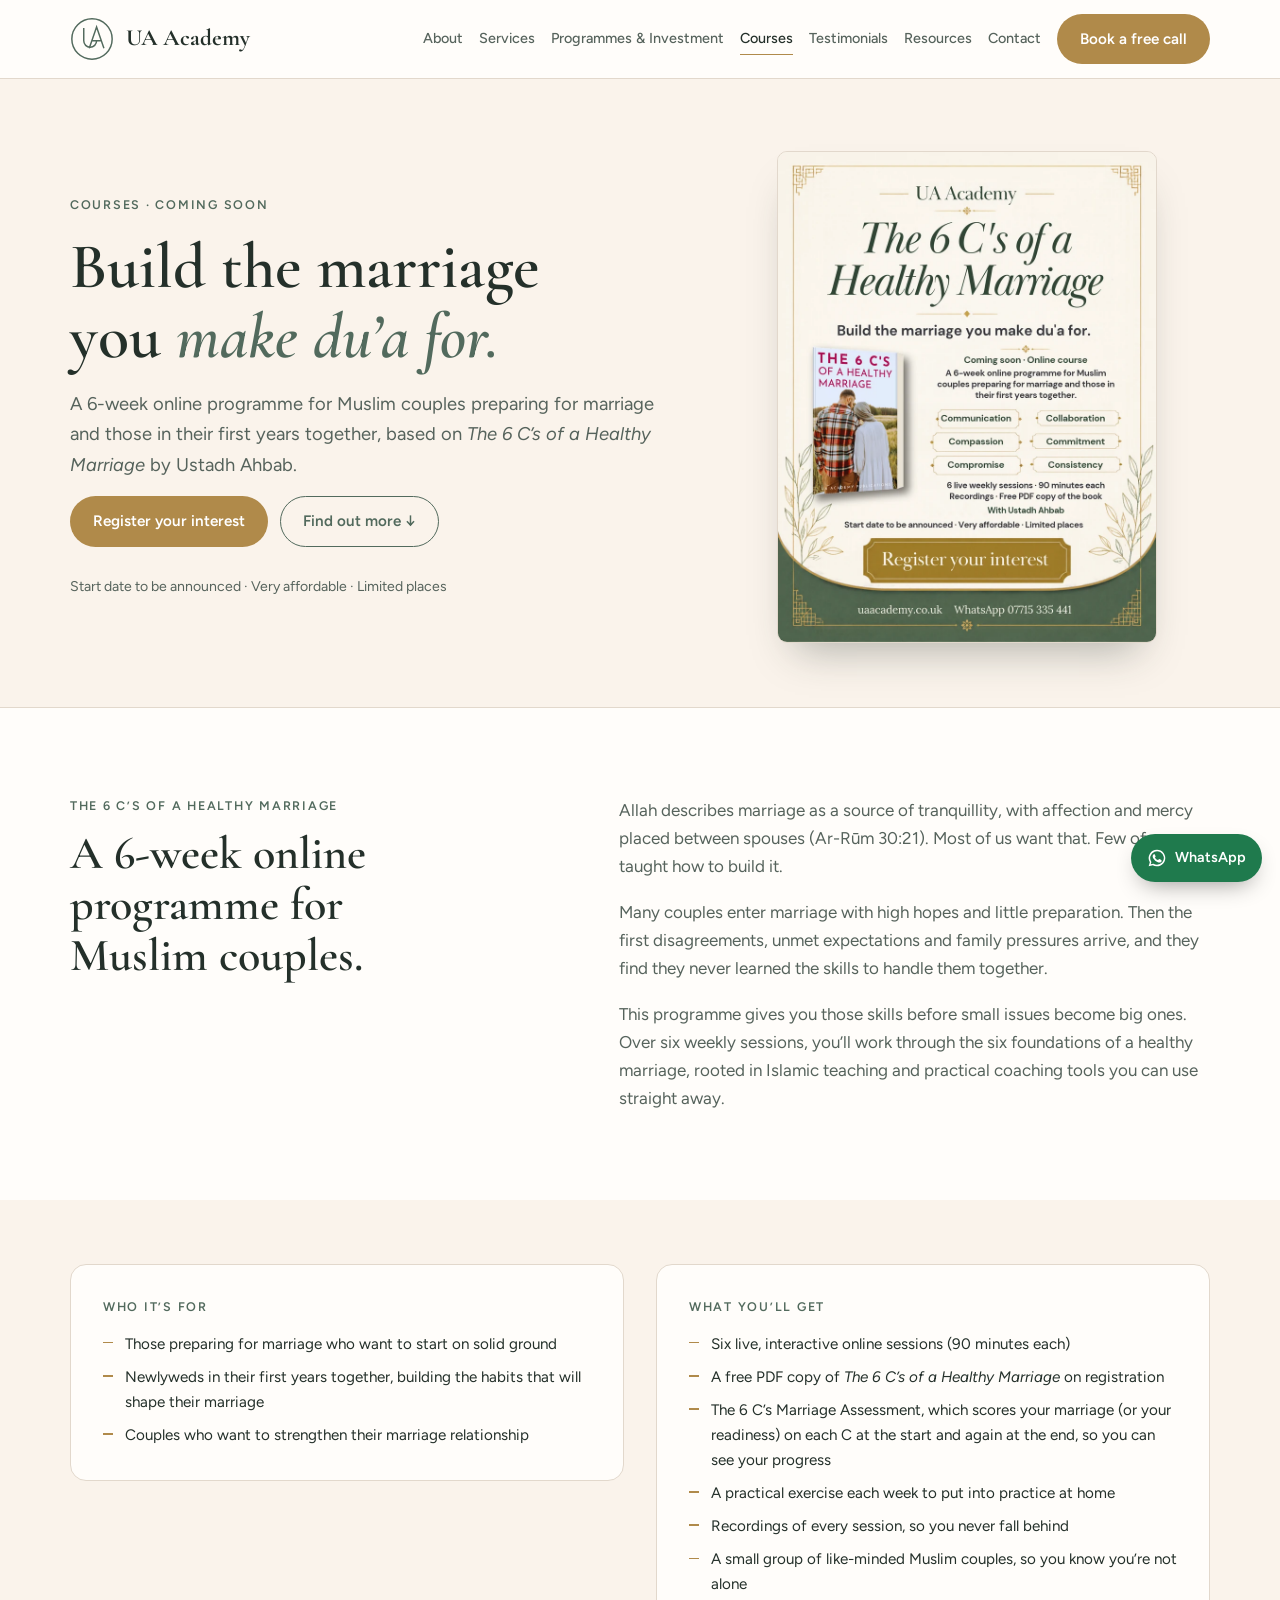
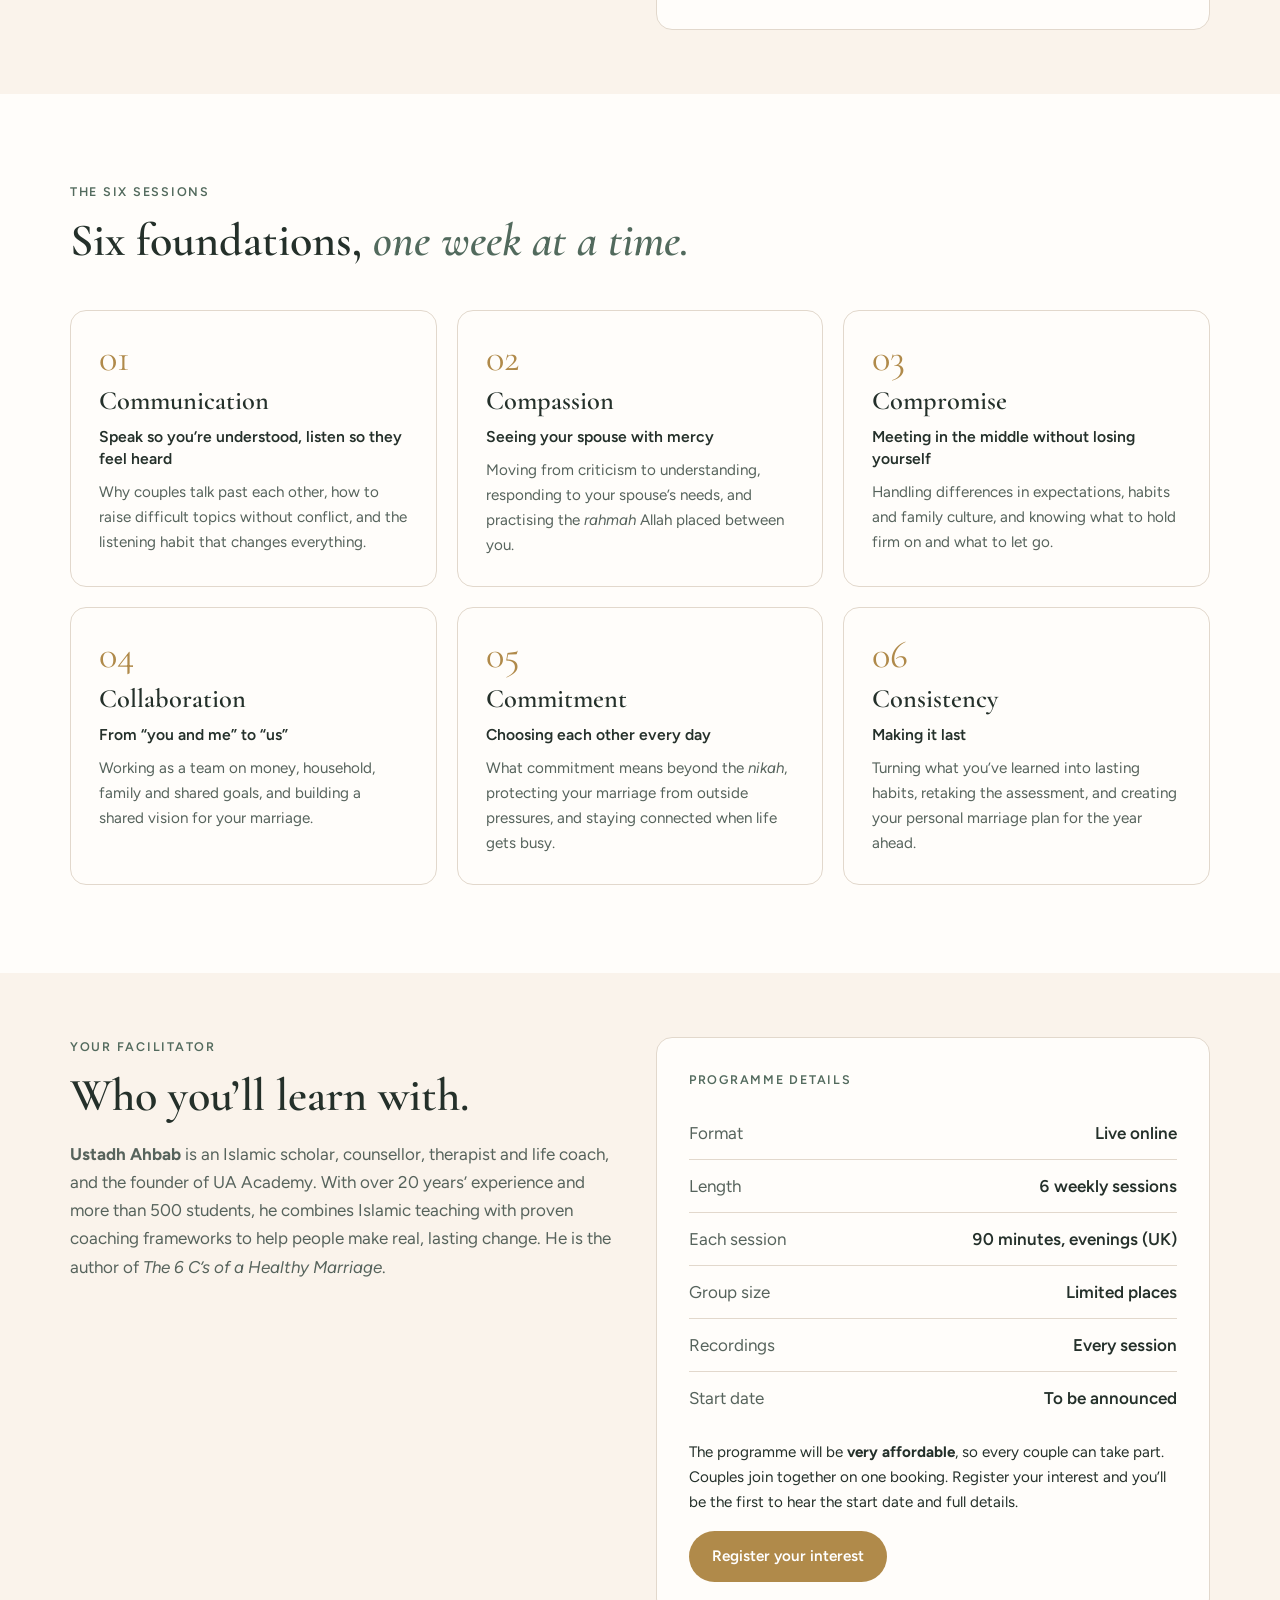
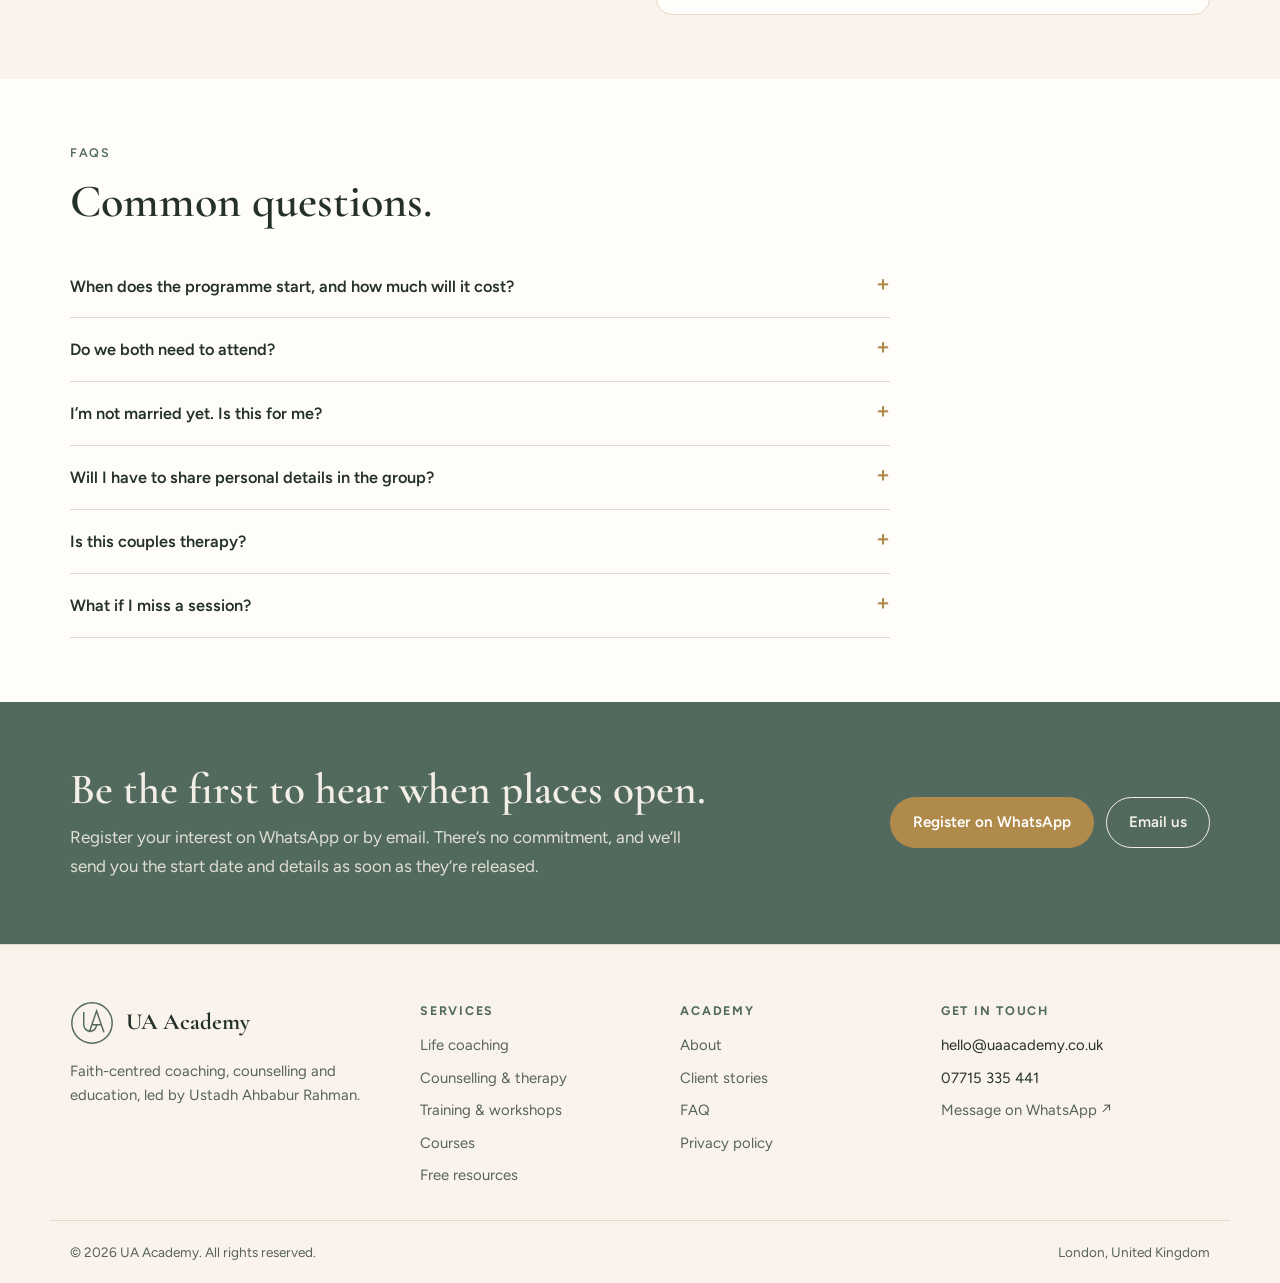
<file: courses.html>
<!DOCTYPE html>
<html lang="en-GB">

<head>
    <meta charset="UTF-8">
    <meta name="viewport" content="width=device-width, initial-scale=1.0">
    <title>Courses - UA Academy</title>
    <meta name="description" content="A 6-week online programme for Muslim couples preparing for marriage and those in their first years together, based on The 6 C's of a Healthy Marriage. Register your interest.">
    <meta property="og:title" content="Courses - UA Academy">
    <meta property="og:description" content="A 6-week online programme for Muslim couples preparing for marriage and those in their first years together, based on The 6 C's of a Healthy Marriage. Register your interest.">
    <meta property="og:image" content="https://uaacademy.co.uk/assets/og-courses.jpg?v=2">
    <meta property="og:image:width" content="900">
    <meta property="og:image:height" content="1165">
    <meta property="og:image:type" content="image/jpeg">
    <link rel="icon" href="assets/favicon.svg" type="image/svg+xml">
    <link rel="preconnect" href="https://fonts.googleapis.com">
    <link rel="preconnect" href="https://fonts.gstatic.com" crossorigin>
    <link rel="stylesheet" href="https://fonts.googleapis.com/css2?family=Cormorant+Garamond:ital,wght@0,500;0,600;0,700;1,500&family=Figtree:wght@400;500;600&family=Amiri:wght@400;700&display=swap">
    <link rel="stylesheet" href="styles.css?v=20261106">
</head>

<body>
<a class="skip" href="#main">Skip to content</a>
<header>
  <div class="wrap nav">
    <a class="brand" href="index.html" aria-label="UA Academy home">
      <svg viewBox="0 0 48 48" fill="none" stroke="currentColor" stroke-width="1.6" aria-hidden="true"><circle cx="24" cy="24" r="22"/><path d="M15 12v14a7 7 0 0 0 14 0"/><path d="M21 34 29 11l8 23M24.5 26h9"/></svg>
      <span><span class="brand-name">UA Academy</span><span class="brand-sub">Coaching · Counselling · Education</span></span>
    </a>
    <button class="menu-btn" id="menuBtn" aria-expanded="false" aria-controls="navLinks">Menu</button>
    <nav class="links" id="navLinks">
      <a href="about.html">About</a>
      <a href="services.html">Services</a>
      <a href="programmes.html">Programmes &amp; Investment</a>
      <a href="courses.html" aria-current="page">Courses</a>
      <a href="testimonials.html">Testimonials</a>
      <a href="FreeResources.html">Resources</a>
      <a href="contact.html">Contact</a>
      <a class="btn btn-gold" href="contact.html">Book a free call</a>
    </nav>
  </div>
</header>

<main id="main">
  <section class="page-hero"><div class="wrap course-hero">
    <div class="course-hero-copy">
    <span class="eyebrow">Courses · Coming soon</span>
    <h1>Build the marriage you <em>make du’a for.</em></h1>
    <p class="lede">A 6-week online programme for Muslim couples preparing for marriage and those in their first years together, based on <em>The 6 C’s of a Healthy Marriage</em> by Ustadh Ahbab.</p>
    <div class="cta-row"><a class="btn btn-gold" href="https://wa.me/447715335441?text=Assalamu%20alaikum%2C%20I%27d%20like%20to%20register%20my%20interest%20in%20The%206%20C%27s%20of%20a%20Healthy%20Marriage%20programme." target="_blank" rel="noopener">Register your interest</a><a class="btn btn-line" href="#about-programme">Find out more ↓</a></div>
    <p class="hero-note">Start date to be announced · Very affordable · Limited places</p>
    </div>
    <div class="course-media">
      <a class="poster" href="assets/6cs-poster.jpg" target="_blank" rel="noopener" aria-label="Open the full-size programme poster"><img src="assets/6cs-poster.webp" width="800" height="1036" alt="Poster: The 6 C’s of a Healthy Marriage, a 6-week online programme for Muslim couples with Ustadh Ahbab. Coming soon. Register your interest."></a>
    </div>
  </div></section>

  <section class="band" id="about-programme">
    <div class="wrap course-intro">
      <div class="head" style="margin-bottom:0"><span class="eyebrow">The 6 C’s of a Healthy Marriage</span><h2>A 6-week online programme for Muslim couples.</h2></div>
      <div class="prose">
        <p>Allah describes marriage as a source of tranquillity, with affection and mercy placed between spouses (Ar-Rūm 30:21). Most of us want that. Few of us are taught how to build it.</p>
        <p>Many couples enter marriage with high hopes and little preparation. Then the first disagreements, unmet expectations and family pressures arrive, and they find they never learned the skills to handle them together.</p>
        <p>This programme gives you those skills before small issues become big ones. Over six weekly sessions, you’ll work through the six foundations of a healthy marriage, rooted in Islamic teaching and practical coaching tools you can use straight away.</p>
      </div>
    </div>
  </section>

  <section class="band cream tight">
    <div class="wrap course-two">
      <div class="svc"><span class="eyebrow">Who it’s for</span>
        <ul class="ticks"><li>Those preparing for marriage who want to start on solid ground</li><li>Newlyweds in their first years together, building the habits that will shape their marriage</li><li>Couples who want to strengthen their marriage relationship</li></ul>
      </div>
      <div class="svc"><span class="eyebrow">What you’ll get</span>
        <ul class="ticks"><li>Six live, interactive online sessions (90 minutes each)</li><li>A free PDF copy of <em>The 6 C’s of a Healthy Marriage</em> on registration</li><li>The 6 C’s Marriage Assessment, which scores your marriage (or your readiness) on each C at the start and again at the end, so you can see your progress</li><li>A practical exercise each week to put into practice at home</li><li>Recordings of every session, so you never fall behind</li><li>A small group of like-minded Muslim couples, so you know you’re not alone</li></ul>
      </div>
    </div>
  </section>

  <section class="band">
    <div class="wrap">
      <div class="head"><span class="eyebrow">The six sessions</span><h2>Six foundations, <em>one week at a time.</em></h2></div>
      <div class="sessions">
        <article class="session"><span class="num">01</span><h3>Communication</h3><p class="sub">Speak so you’re understood, listen so they feel heard</p><p>Why couples talk past each other, how to raise difficult topics without conflict, and the listening habit that changes everything.</p></article>
        <article class="session"><span class="num">02</span><h3>Compassion</h3><p class="sub">Seeing your spouse with mercy</p><p>Moving from criticism to understanding, responding to your spouse’s needs, and practising the <em>rahmah</em> Allah placed between you.</p></article>
        <article class="session"><span class="num">03</span><h3>Compromise</h3><p class="sub">Meeting in the middle without losing yourself</p><p>Handling differences in expectations, habits and family culture, and knowing what to hold firm on and what to let go.</p></article>
        <article class="session"><span class="num">04</span><h3>Collaboration</h3><p class="sub">From “you and me” to “us”</p><p>Working as a team on money, household, family and shared goals, and building a shared vision for your marriage.</p></article>
        <article class="session"><span class="num">05</span><h3>Commitment</h3><p class="sub">Choosing each other every day</p><p>What commitment means beyond the <em>nikah</em>, protecting your marriage from outside pressures, and staying connected when life gets busy.</p></article>
        <article class="session"><span class="num">06</span><h3>Consistency</h3><p class="sub">Making it last</p><p>Turning what you’ve learned into lasting habits, retaking the assessment, and creating your personal marriage plan for the year ahead.</p></article>
      </div>
    </div>
  </section>

  <section class="band cream tight">
    <div class="wrap course-two">
      <div>
        <div class="head" style="margin-bottom:20px"><span class="eyebrow">Your facilitator</span><h2>Who you’ll learn with.</h2></div>
        <div class="prose">
          <p><strong>Ustadh Ahbab</strong> is an Islamic scholar, counsellor, therapist and life coach, and the founder of UA Academy. With over 20 years’ experience and more than 500 students, he combines Islamic teaching with proven coaching frameworks to help people make real, lasting change. He is the author of <em>The 6 C’s of a Healthy Marriage</em>.</p>
        </div>
      </div>
      <div class="price-card">
        <span class="eyebrow">Programme details</span>
        <div>
          <div class="rate"><span>Format</span><b>Live online</b></div>
          <div class="rate"><span>Length</span><b>6 weekly sessions</b></div>
          <div class="rate"><span>Each session</span><b>90 minutes, evenings (UK)</b></div>
          <div class="rate"><span>Group size</span><b>Limited places</b></div>
          <div class="rate"><span>Recordings</span><b>Every session</b></div>
          <div class="rate"><span>Start date</span><b>To be announced</b></div>
        </div>
        <p style="font-size:.95rem">The programme will be <strong>very affordable</strong>, so every couple can take part. Couples join together on one booking. Register your interest and you’ll be the first to hear the start date and full details.</p>
        <div><a class="btn btn-gold" href="https://wa.me/447715335441?text=Assalamu%20alaikum%2C%20I%27d%20like%20to%20register%20my%20interest%20in%20The%206%20C%27s%20of%20a%20Healthy%20Marriage%20programme." target="_blank" rel="noopener">Register your interest</a></div>
      </div>
    </div>
  </section>

  <section class="band tight">
    <div class="wrap">
      <div class="head" style="margin-bottom:28px"><span class="eyebrow">FAQs</span><h2>Common questions.</h2></div>
      <div class="faq-group" style="margin-bottom:0;max-width:820px">
        <details><summary>When does the programme start, and how much will it cost?</summary><p>The start date and price will be announced soon. The programme will be very affordable so that every couple can take part. Register your interest and we’ll share the details with you first.</p></details>
        <details><summary>Do we both need to attend?</summary><p>It’s recommended, and couples can join together on one booking. Individuals are also welcome.</p></details>
        <details><summary>I’m not married yet. Is this for me?</summary><p>Yes. It’s designed for those preparing for marriage as well as newlyweds.</p></details>
        <details><summary>Will I have to share personal details in the group?</summary><p>No. You choose what you share, and much of the reflection is private or done with your spouse.</p></details>
        <details><summary>Is this couples therapy?</summary><p>No. It’s an educational coaching programme. If you’re experiencing serious difficulties, including any form of abuse, please get in touch privately and we’ll point you towards the right support.</p></details>
        <details><summary>What if I miss a session?</summary><p>Every session is recorded, and the recording is shared only with registered participants, so you can catch up in your own time.</p></details>
      </div>
    </div>
  </section>
  <section class="cta"><div class="wrap"><div><h2>Be the first to hear when places open.</h2><p>Register your interest on WhatsApp or by email. There’s no commitment, and we’ll send you the start date and details as soon as they’re released.</p></div><div class="cta-row"><a class="btn btn-gold" href="https://wa.me/447715335441?text=Assalamu%20alaikum%2C%20I%27d%20like%20to%20register%20my%20interest%20in%20The%206%20C%27s%20of%20a%20Healthy%20Marriage%20programme." target="_blank" rel="noopener">Register on WhatsApp</a><a class="btn btn-line on-sage" href="mailto:hello@uaacademy.co.uk?subject=Register%20interest%3A%20The%206%20C%27s%20of%20a%20Healthy%20Marriage">Email us</a></div></div></section>
</main>

<footer>
  <div class="wrap foot">
    <div>
      <a class="brand" href="index.html" aria-label="UA Academy home">
        <svg viewBox="0 0 48 48" fill="none" stroke="currentColor" stroke-width="1.6" aria-hidden="true"><circle cx="24" cy="24" r="22"/><path d="M15 12v14a7 7 0 0 0 14 0"/><path d="M21 34 29 11l8 23M24.5 26h9"/></svg>
        <span class="brand-name">UA Academy</span>
      </a>
      <p class="about">Faith-centred coaching, counselling and education, led by Ustadh Ahbabur Rahman.</p>
    </div>
    <div><h4>Services</h4><ul><li><a href="services.html">Life coaching</a></li><li><a href="services.html">Counselling &amp; therapy</a></li><li><a href="services.html">Training &amp; workshops</a></li><li><a href="courses.html">Courses</a></li><li><a href="FreeResources.html">Free resources</a></li></ul></div>
    <div><h4>Academy</h4><ul><li><a href="about.html">About</a></li><li><a href="testimonials.html">Client stories</a></li><li><a href="faq.html">FAQ</a></li><li><a href="index.html">Privacy policy</a></li></ul></div>
    <div><h4>Get in touch</h4><ul><li class="contact-line">hello@uaacademy.co.uk</li><li class="contact-line">07715 335 441</li><li><a href="https://wa.me/447715335441" target="_blank" rel="noopener">Message on WhatsApp ↗</a></li></ul></div>
  </div>
  <div class="wrap legal"><span>© 2026 UA Academy. All rights reserved.</span><span>London, United Kingdom</span></div>
</footer>

<a class="wa" href="https://wa.me/447715335441" target="_blank" rel="noopener" aria-label="Message UA Academy on WhatsApp">
  <svg viewBox="0 0 24 24" fill="currentColor" aria-hidden="true"><path d="M12 2a10 10 0 0 0-8.6 15.1L2 22l5-1.3A10 10 0 1 0 12 2zm0 18.2a8.2 8.2 0 0 1-4.2-1.2l-.3-.2-3 .8.8-2.9-.2-.3A8.2 8.2 0 1 1 12 20.2zm4.5-6.1c-.2-.1-1.5-.7-1.7-.8s-.4-.1-.6.1-.7.8-.8 1-.3.2-.5.1a6.7 6.7 0 0 1-3.3-2.9c-.3-.4.3-.4.7-1.4.1-.2 0-.3 0-.4l-.8-1.8c-.2-.5-.4-.4-.6-.4h-.5a1 1 0 0 0-.7.3 3 3 0 0 0-.9 2.2 5.2 5.2 0 0 0 1.1 2.7 11.8 11.8 0 0 0 4.5 4c1.7.7 2.3.8 3.2.6a2.7 2.7 0 0 0 1.8-1.2 2.2 2.2 0 0 0 .2-1.2c-.1-.1-.3-.2-.5-.3z"/></svg>
  WhatsApp
</a>

<script src="script.js?v=20261106"></script>
</body>

</html>
</file>
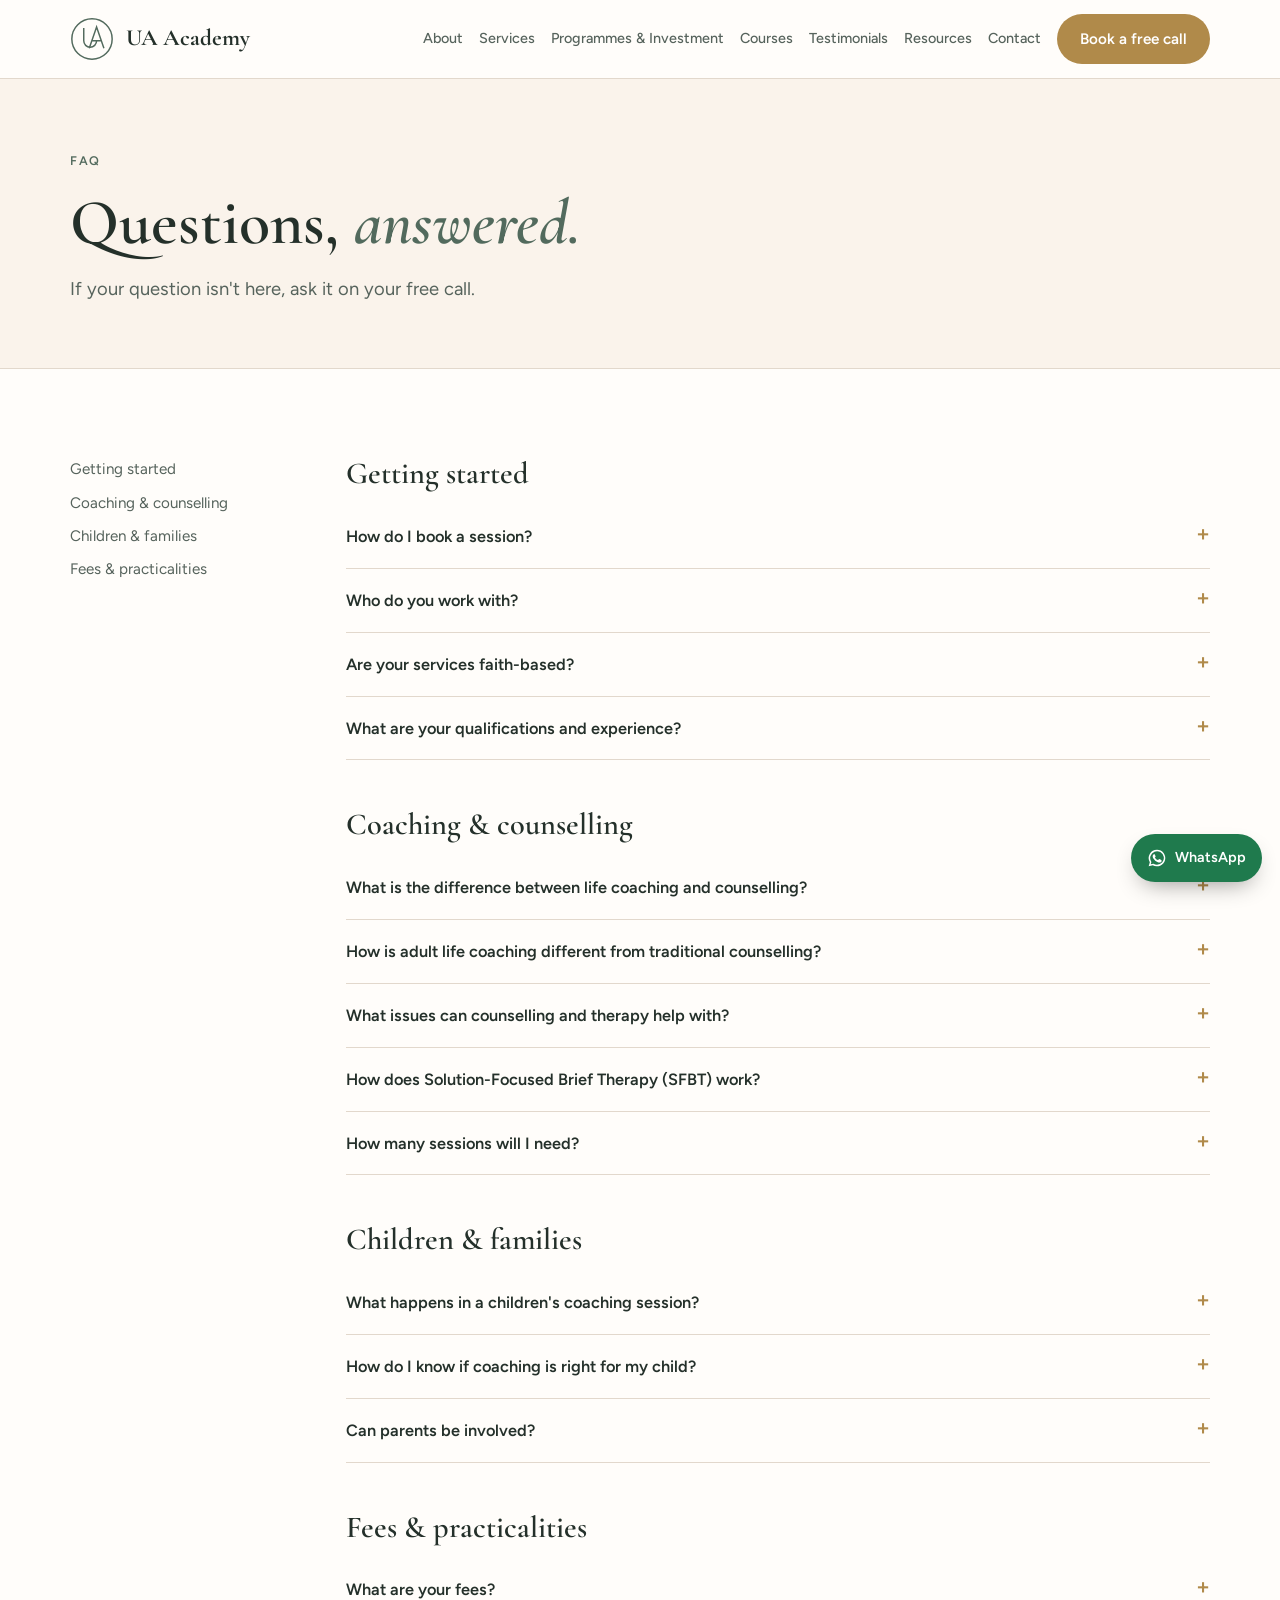
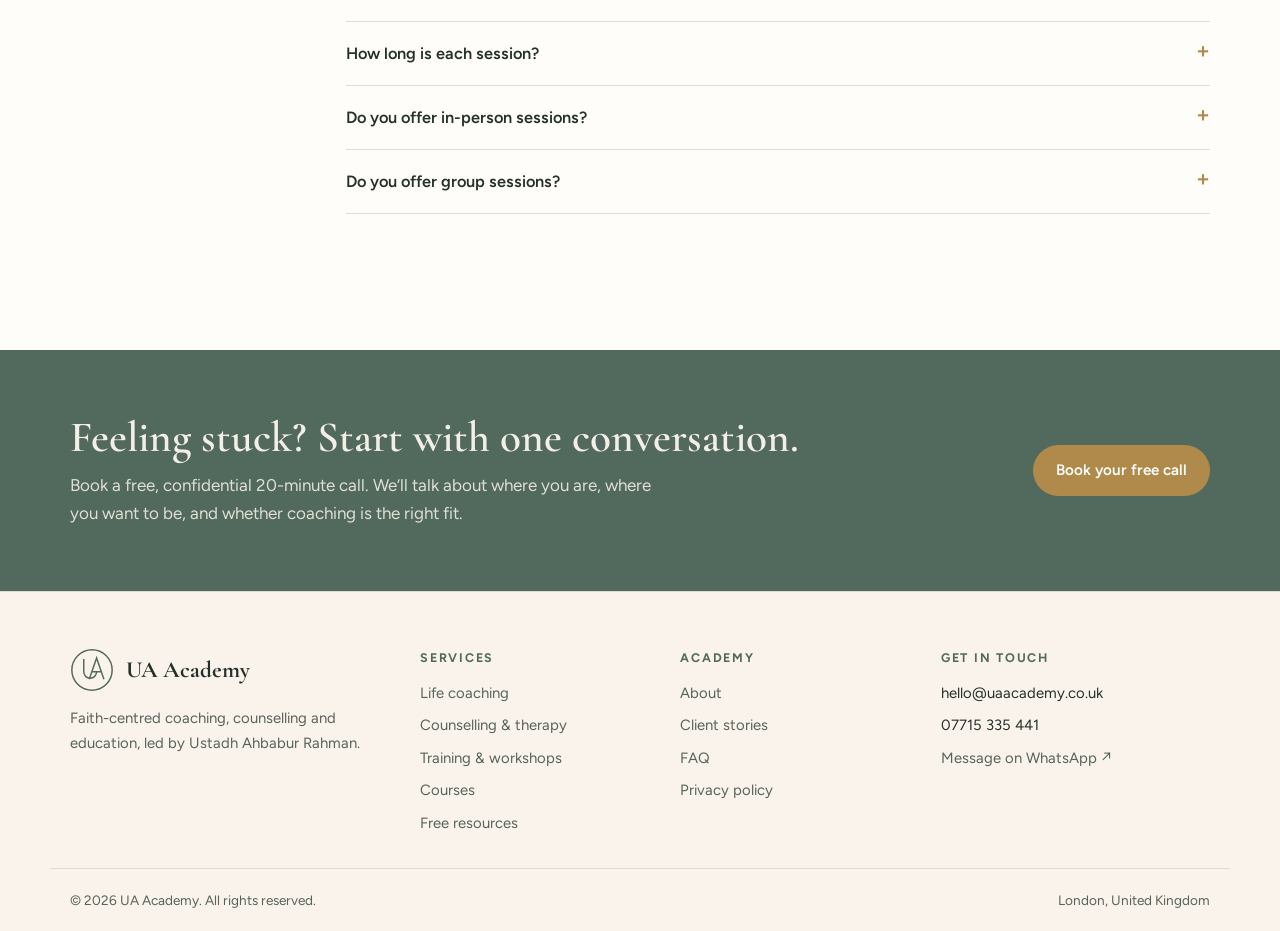
<file: faq.html>
<!DOCTYPE html>
<html lang="en-GB">

<head>
    <meta charset="UTF-8">
    <meta name="viewport" content="width=device-width, initial-scale=1.0">
    <title>FAQ - UA Academy</title>
    <meta name="description" content="Answers to common questions about UA Academy coaching, counselling, children and families, fees and sessions.">
    <meta property="og:title" content="FAQ - UA Academy">
    <meta property="og:description" content="Answers to common questions about UA Academy coaching, counselling, children and families, fees and sessions.">
    <meta property="og:image" content="https://uaacademy.co.uk/assets/og-image.png">
    <meta property="og:image:width" content="1200">
    <meta property="og:image:height" content="630">
    <meta property="og:image:type" content="image/png">
    <link rel="icon" href="assets/favicon.svg" type="image/svg+xml">
    <link rel="preconnect" href="https://fonts.googleapis.com">
    <link rel="preconnect" href="https://fonts.gstatic.com" crossorigin>
    <link rel="stylesheet" href="https://fonts.googleapis.com/css2?family=Cormorant+Garamond:ital,wght@0,500;0,600;0,700;1,500&family=Figtree:wght@400;500;600&family=Amiri:wght@400;700&display=swap">
    <link rel="stylesheet" href="styles.css?v=20261106">
</head>

<body>
<a class="skip" href="#main">Skip to content</a>
<header>
  <div class="wrap nav">
    <a class="brand" href="index.html" aria-label="UA Academy home">
      <svg viewBox="0 0 48 48" fill="none" stroke="currentColor" stroke-width="1.6" aria-hidden="true"><circle cx="24" cy="24" r="22"/><path d="M15 12v14a7 7 0 0 0 14 0"/><path d="M21 34 29 11l8 23M24.5 26h9"/></svg>
      <span><span class="brand-name">UA Academy</span><span class="brand-sub">Coaching · Counselling · Education</span></span>
    </a>
    <button class="menu-btn" id="menuBtn" aria-expanded="false" aria-controls="navLinks">Menu</button>
    <nav class="links" id="navLinks">
      <a href="about.html">About</a>
      <a href="services.html">Services</a>
      <a href="programmes.html">Programmes &amp; Investment</a>
      <a href="courses.html">Courses</a>
      <a href="testimonials.html">Testimonials</a>
      <a href="FreeResources.html">Resources</a>
      <a href="contact.html">Contact</a>
      <a class="btn btn-gold" href="contact.html">Book a free call</a>
    </nav>
  </div>
</header>

<main id="main">
  <section class="page-hero"><div class="wrap">
    <span class="eyebrow">FAQ</span>
    <h1>Questions, <em>answered.</em></h1>
    <p class="lede">If your question isn't here, ask it on your free call.</p>
  </div></section>
  <section class="band">
    <div class="wrap faq-layout">
      <nav class="faq-nav" aria-label="FAQ topics">
        <a href="#fq-start">Getting started</a>
        <a href="#fq-coach">Coaching &amp; counselling</a>
        <a href="#fq-young">Children &amp; families</a>
        <a href="#fq-prac">Fees &amp; practicalities</a>
      </nav>
      <div>
        <div class="faq-group" id="fq-start">
          <h2>Getting started</h2>
          <details><summary>How do I book a session?</summary><p>Book a free 20-minute consultation call on the contact page. We will talk through your goals, answer your questions and find a time that suits you.</p></details>
          <details><summary>Who do you work with?</summary><p>Adults, young adults and teenagers, as well as children aged 8 to 16 through our children's coaching. Adult coaching and counselling is suitable for any age.</p></details>
          <details><summary>Are your services faith-based?</summary><p>Yes. Islamic principles are woven into both coaching and counselling, which makes our services ideal if you want guidance that aligns with your values. Sessions are inclusive and supportive for people from all backgrounds.</p></details>
          <details><summary>What are your qualifications and experience?</summary><p>Ustadh Ahbabur Rahman has taught, mentored, coached and counselled since 2007, and has served as an Imam and Khateeb. He holds an MA in Arabic and Islamic Theology and is a qualified counsellor, SFBT specialist and certified life coach.</p></details>
        </div>
        <div class="faq-group" id="fq-coach">
          <h2>Coaching &amp; counselling</h2>
          <details><summary>What is the difference between life coaching and counselling?</summary><p>Life coaching is future-focused: it helps you set and achieve personal or professional goals. Counselling gives you space to explore and work through emotional or mental health difficulties. Both are client-centred; the focus and methods differ.</p></details>
          <details><summary>How is adult life coaching different from traditional counselling?</summary><p>Traditional counselling may explore past issues in depth. Coaching at UA Academy is forward-focused, giving you strategies and insights to move towards your goals.</p></details>
          <details><summary>What issues can counselling and therapy help with?</summary><p>Anxiety, stress, relationship challenges, low self-confidence and more, in a safe, non-judgemental environment where you can explore your feelings and work on solutions.</p></details>
          <details><summary>How does Solution-Focused Brief Therapy (SFBT) work?</summary><p>SFBT is a short-term, goal-oriented approach that builds solutions rather than dwelling on problems. We use it to identify your strengths, clarify goals and develop practical next steps quickly.</p></details>
          <details><summary>How many sessions will I need?</summary><p>The life coaching programme runs for 15 sessions. For counselling, the number varies with your goals and progress, and we review it with you as we go.</p></details>
        </div>
        <div class="faq-group" id="fq-young">
          <h2>Children &amp; families</h2>
          <details><summary>What happens in a children's coaching session?</summary><p>Sessions are interactive, positive and goal-focused, building confidence, resilience and life skills through activities and discussion, guided by SFBT techniques and an Islamic framework.</p></details>
          <details><summary>How do I know if coaching is right for my child?</summary><p>If your child is struggling with confidence, motivation, behaviour or simply needs positive guidance, coaching can help. Commitment and willingness from your child are essential. Book a free call to talk it through.</p></details>
          <details><summary>Can parents be involved?</summary><p>Yes, and we encourage it, especially for younger clients. Updates and tips for parents are available on request so good habits are reinforced at home.</p></details>
        </div>
        <div class="faq-group" id="fq-prac">
          <h2>Fees &amp; practicalities</h2>
          <details><summary>What are your fees?</summary><p>Counselling is charged per session. The coaching programme is priced as a whole, with monthly payment plans available. Full details are on the Programmes &amp; Investment page.</p></details>
          <details><summary>How long is each session?</summary><p>Most sessions last 60 minutes. Couples counselling sessions are 90 minutes.</p></details>
          <details><summary>Do you offer in-person sessions?</summary><p>All sessions currently take place online via Zoom to fit around your schedule.</p></details>
          <details><summary>Do you offer group sessions?</summary><p>Yes, for some programmes, including children's workshops and group coaching for adults. Webinars are coming soon.</p></details>
        </div>
      </div>
    </div>
  </section>
  <section class="cta"><div class="wrap"><div><h2>Feeling stuck? Start with one conversation.</h2><p>Book a free, confidential 20-minute call. We’ll talk about where you are, where you want to be, and whether coaching is the right fit.</p></div><a class="btn btn-gold" href="contact.html">Book your free call</a></div></section>
</main>

<footer>
  <div class="wrap foot">
    <div>
      <a class="brand" href="index.html" aria-label="UA Academy home">
        <svg viewBox="0 0 48 48" fill="none" stroke="currentColor" stroke-width="1.6" aria-hidden="true"><circle cx="24" cy="24" r="22"/><path d="M15 12v14a7 7 0 0 0 14 0"/><path d="M21 34 29 11l8 23M24.5 26h9"/></svg>
        <span class="brand-name">UA Academy</span>
      </a>
      <p class="about">Faith-centred coaching, counselling and education, led by Ustadh Ahbabur Rahman.</p>
    </div>
    <div><h4>Services</h4><ul><li><a href="services.html">Life coaching</a></li><li><a href="services.html">Counselling &amp; therapy</a></li><li><a href="services.html">Training &amp; workshops</a></li><li><a href="courses.html">Courses</a></li><li><a href="FreeResources.html">Free resources</a></li></ul></div>
    <div><h4>Academy</h4><ul><li><a href="about.html">About</a></li><li><a href="testimonials.html">Client stories</a></li><li><a href="faq.html">FAQ</a></li><li><a href="index.html">Privacy policy</a></li></ul></div>
    <div><h4>Get in touch</h4><ul><li class="contact-line">hello@uaacademy.co.uk</li><li class="contact-line">07715 335 441</li><li><a href="https://wa.me/447715335441" target="_blank" rel="noopener">Message on WhatsApp ↗</a></li></ul></div>
  </div>
  <div class="wrap legal"><span>© 2026 UA Academy. All rights reserved.</span><span>London, United Kingdom</span></div>
</footer>

<a class="wa" href="https://wa.me/447715335441" target="_blank" rel="noopener" aria-label="Message UA Academy on WhatsApp">
  <svg viewBox="0 0 24 24" fill="currentColor" aria-hidden="true"><path d="M12 2a10 10 0 0 0-8.6 15.1L2 22l5-1.3A10 10 0 1 0 12 2zm0 18.2a8.2 8.2 0 0 1-4.2-1.2l-.3-.2-3 .8.8-2.9-.2-.3A8.2 8.2 0 1 1 12 20.2zm4.5-6.1c-.2-.1-1.5-.7-1.7-.8s-.4-.1-.6.1-.7.8-.8 1-.3.2-.5.1a6.7 6.7 0 0 1-3.3-2.9c-.3-.4.3-.4.7-1.4.1-.2 0-.3 0-.4l-.8-1.8c-.2-.5-.4-.4-.6-.4h-.5a1 1 0 0 0-.7.3 3 3 0 0 0-.9 2.2 5.2 5.2 0 0 0 1.1 2.7 11.8 11.8 0 0 0 4.5 4c1.7.7 2.3.8 3.2.6a2.7 2.7 0 0 0 1.8-1.2 2.2 2.2 0 0 0 .2-1.2c-.1-.1-.3-.2-.5-.3z"/></svg>
  WhatsApp
</a>

<script src="script.js?v=20261106"></script>
</body>

</html>
</file>
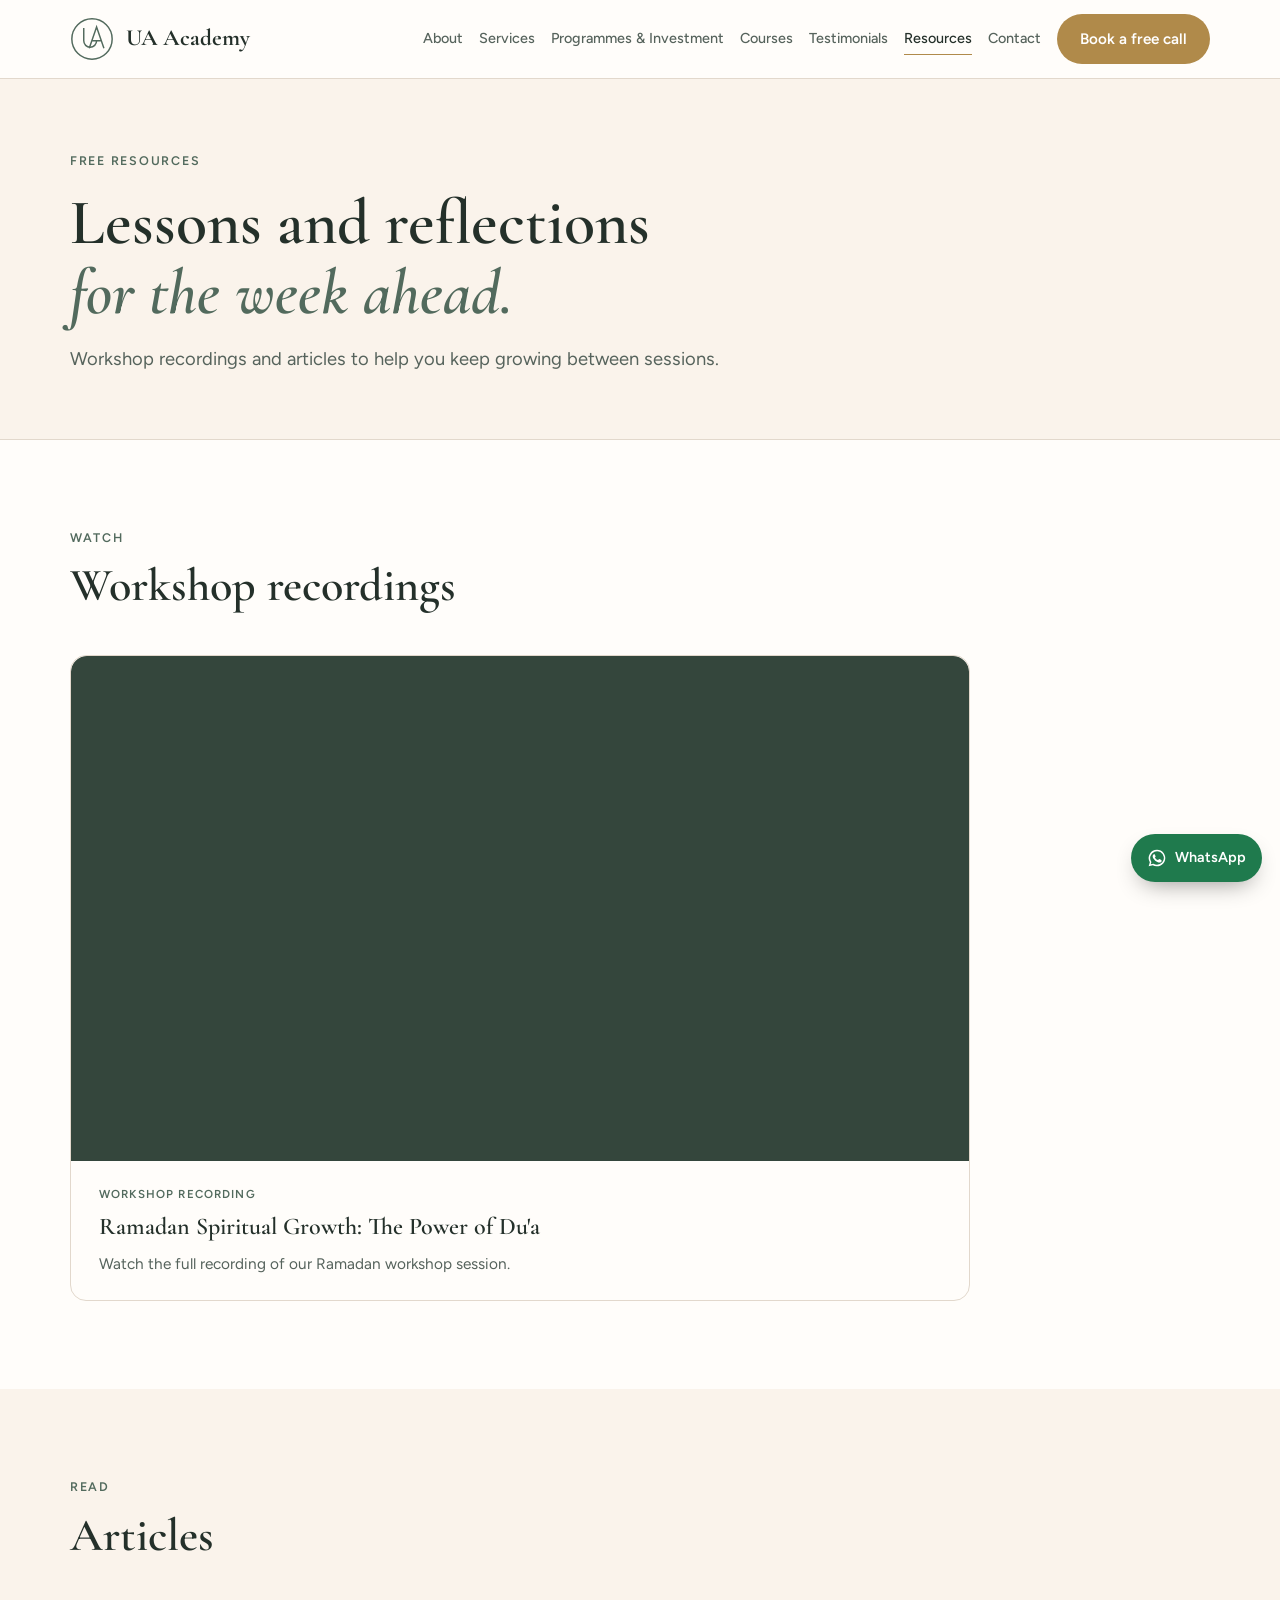
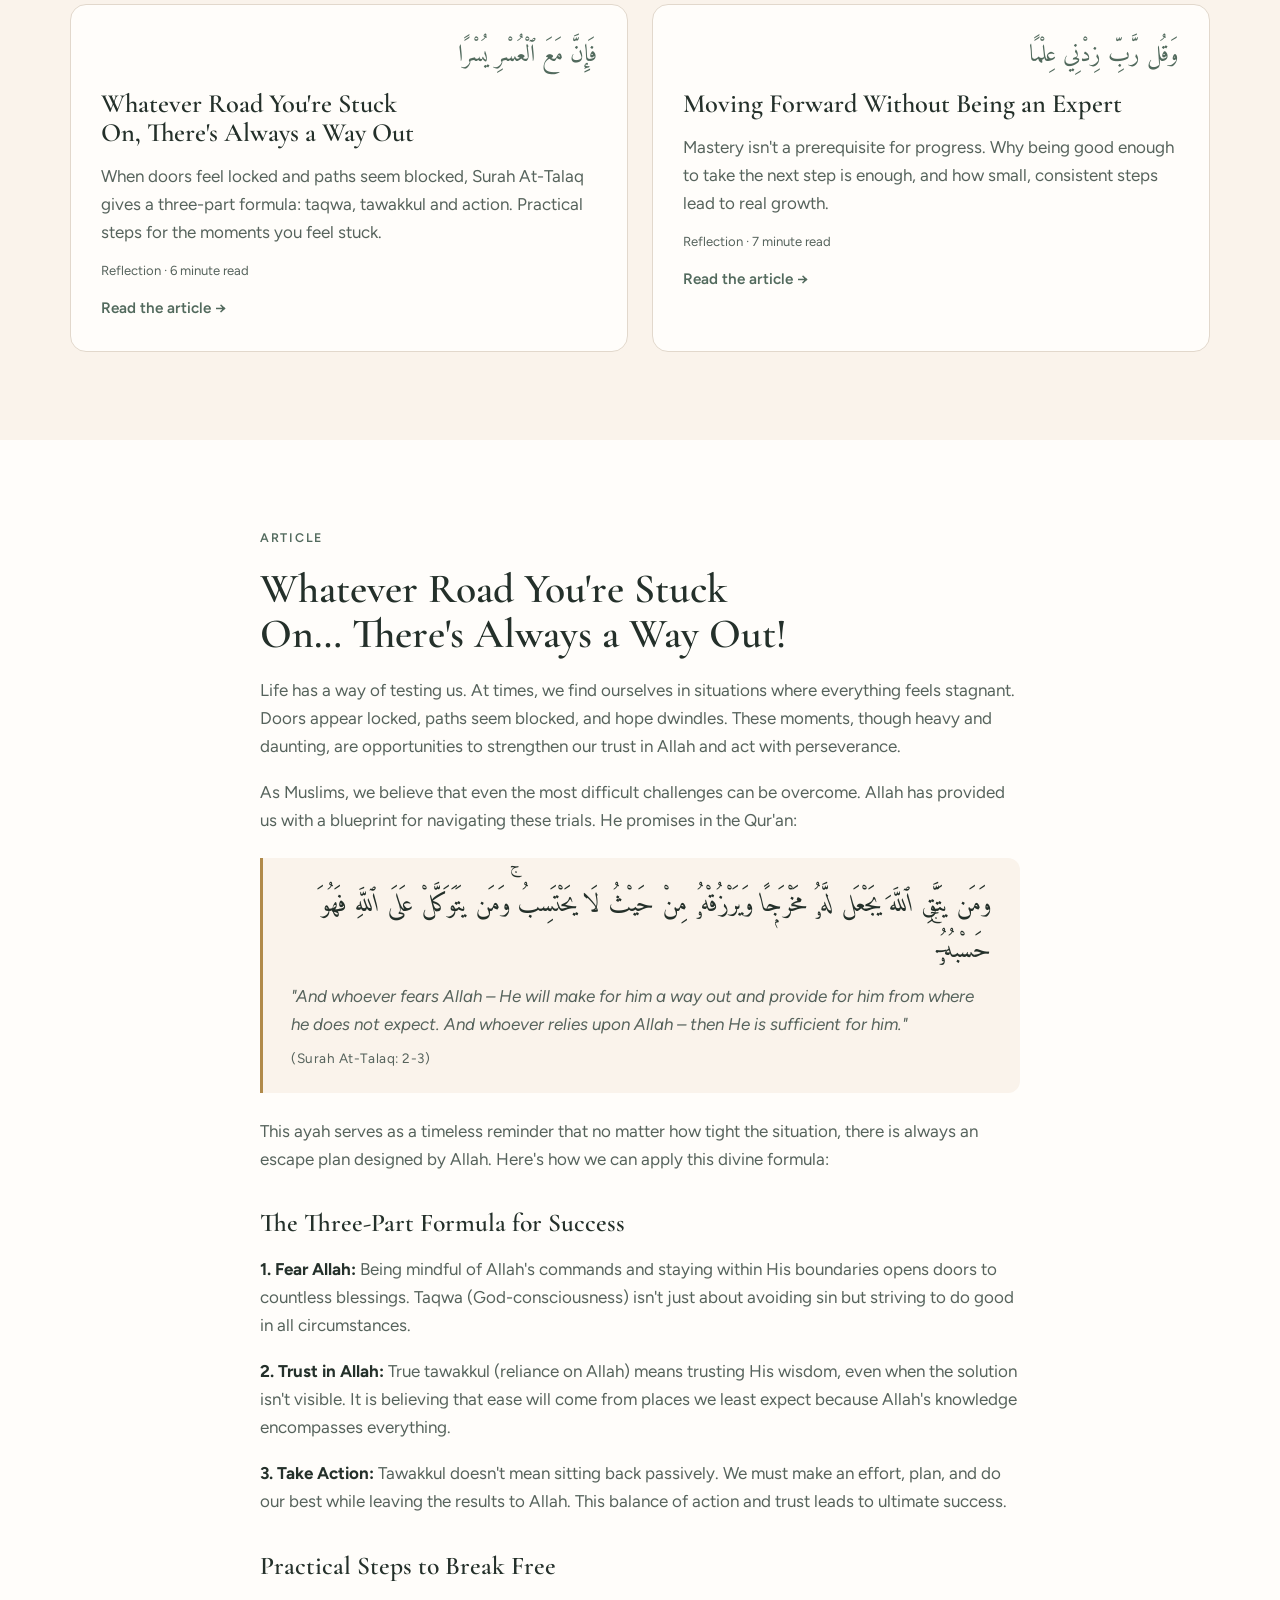
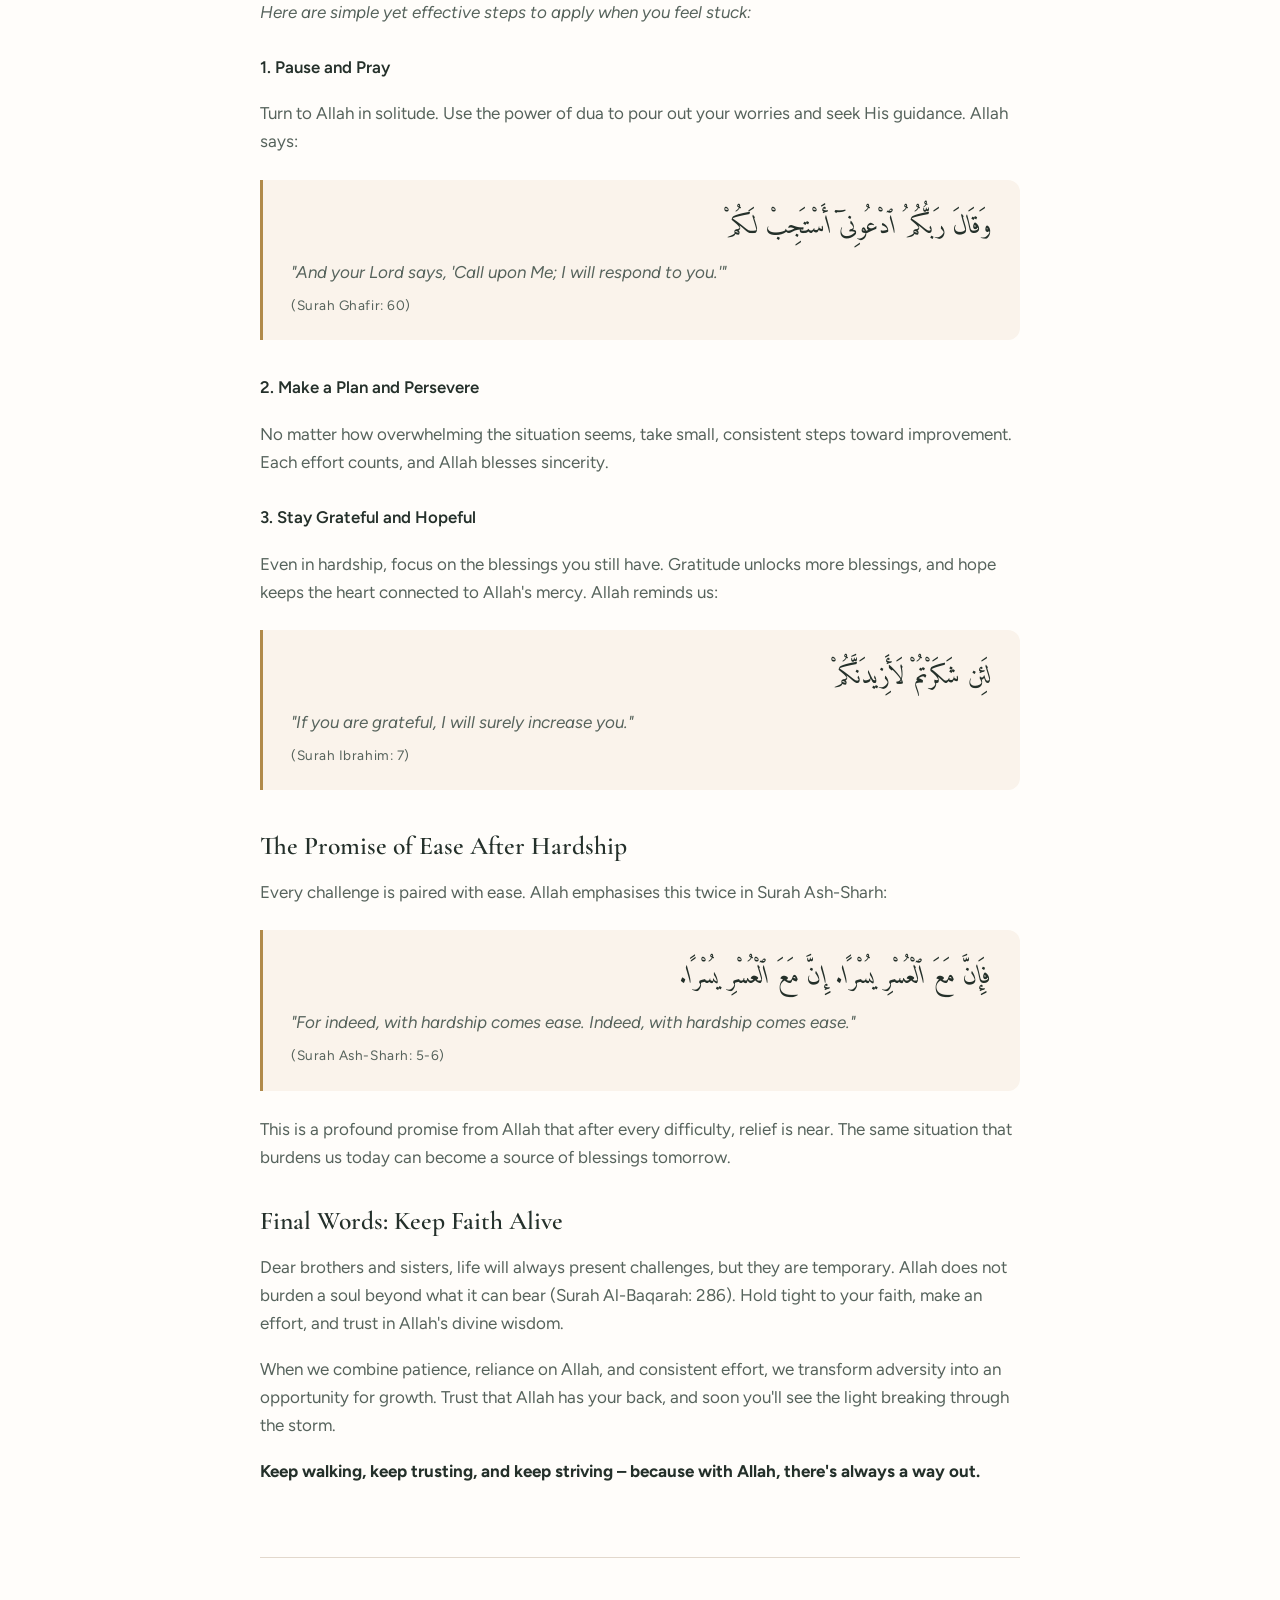
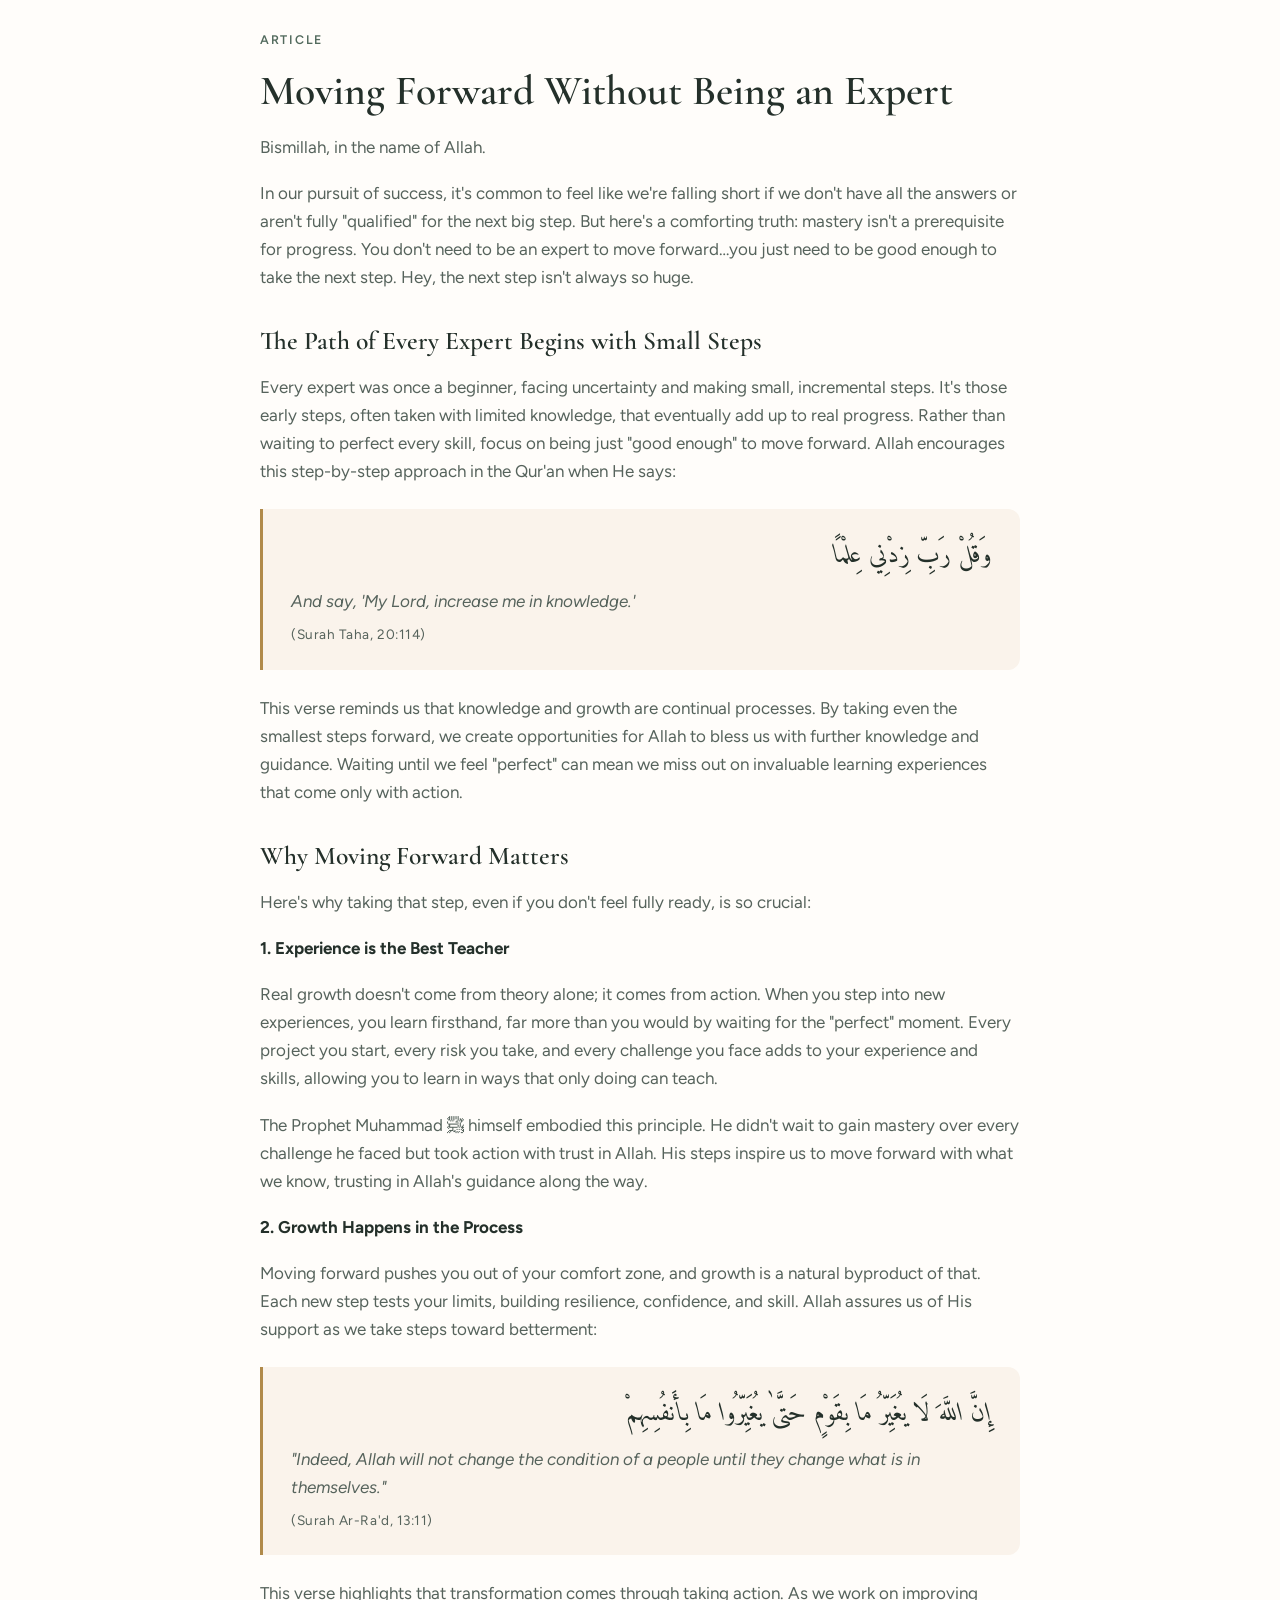
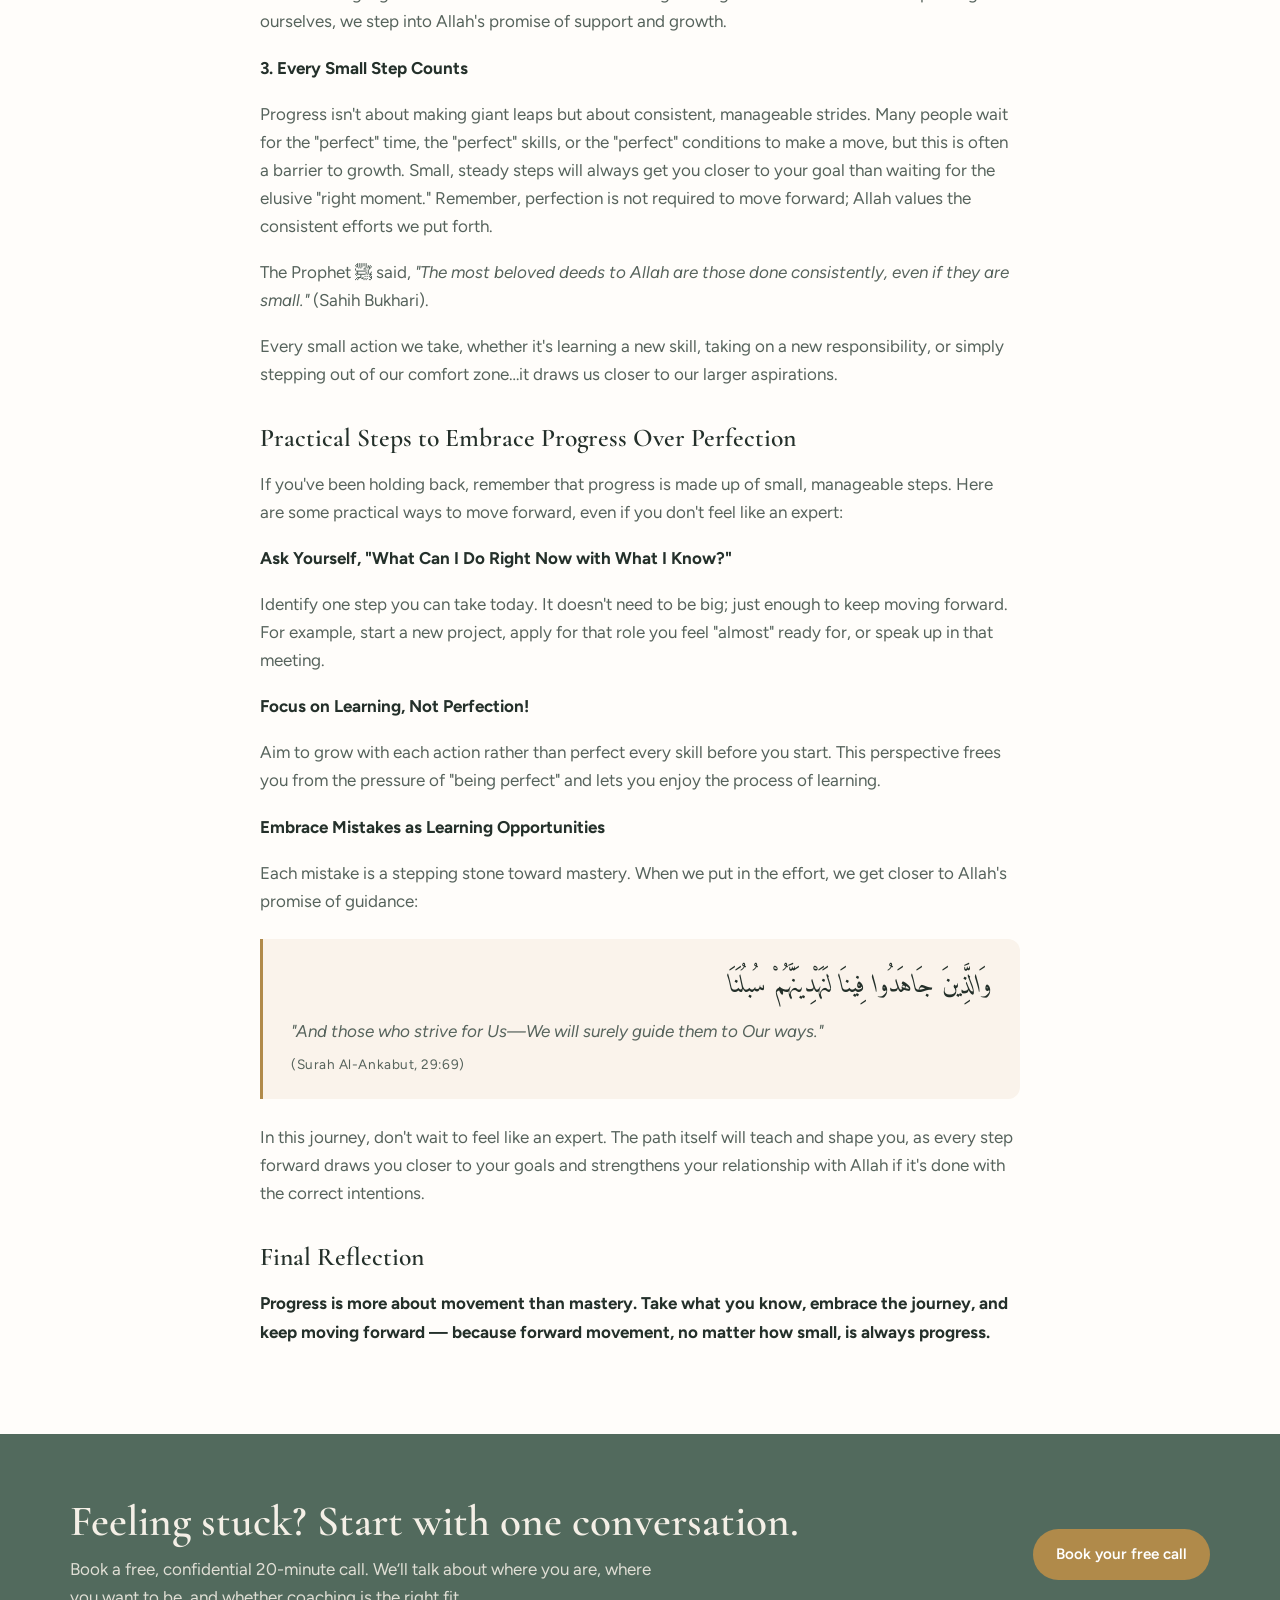
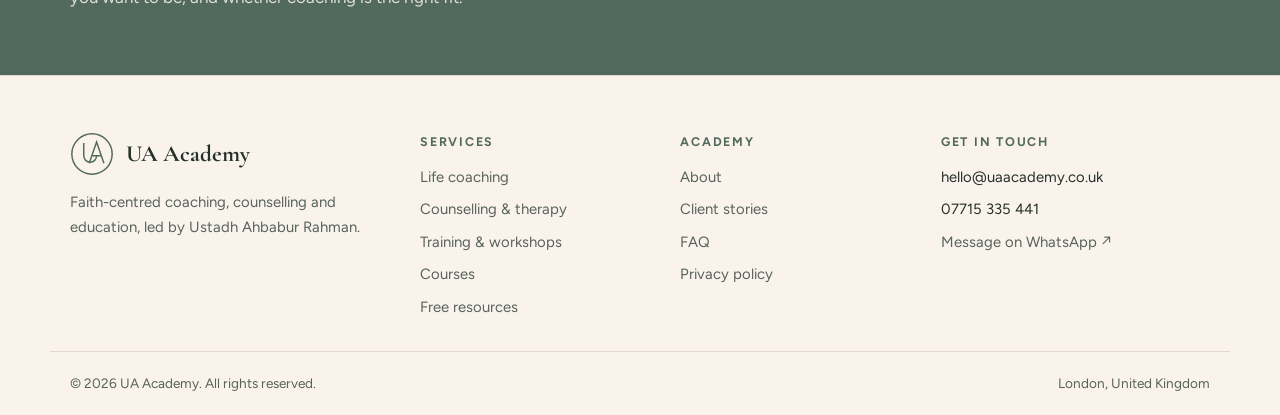
<file: FreeResources.html>
<!DOCTYPE html>
<html lang="en-GB">

<head>
    <meta charset="UTF-8">
    <meta name="viewport" content="width=device-width, initial-scale=1.0">
    <title>Free Resources - UA Academy</title>
    <meta name="description" content="Free workshop recordings and articles from UA Academy to help you keep growing between sessions.">
    <meta property="og:title" content="Free Resources - UA Academy">
    <meta property="og:description" content="Free workshop recordings and articles from UA Academy to help you keep growing between sessions.">
    <meta property="og:image" content="https://uaacademy.co.uk/assets/og-image.png">
    <meta property="og:image:width" content="1200">
    <meta property="og:image:height" content="630">
    <meta property="og:image:type" content="image/png">
    <link rel="icon" href="assets/favicon.svg" type="image/svg+xml">
    <link rel="preconnect" href="https://fonts.googleapis.com">
    <link rel="preconnect" href="https://fonts.gstatic.com" crossorigin>
    <link rel="stylesheet" href="https://fonts.googleapis.com/css2?family=Cormorant+Garamond:ital,wght@0,500;0,600;0,700;1,500&family=Figtree:wght@400;500;600&family=Amiri:wght@400;700&display=swap">
    <link rel="stylesheet" href="styles.css?v=20261106">
</head>

<body>
<a class="skip" href="#main">Skip to content</a>
<header>
  <div class="wrap nav">
    <a class="brand" href="index.html" aria-label="UA Academy home">
      <svg viewBox="0 0 48 48" fill="none" stroke="currentColor" stroke-width="1.6" aria-hidden="true"><circle cx="24" cy="24" r="22"/><path d="M15 12v14a7 7 0 0 0 14 0"/><path d="M21 34 29 11l8 23M24.5 26h9"/></svg>
      <span><span class="brand-name">UA Academy</span><span class="brand-sub">Coaching · Counselling · Education</span></span>
    </a>
    <button class="menu-btn" id="menuBtn" aria-expanded="false" aria-controls="navLinks">Menu</button>
    <nav class="links" id="navLinks">
      <a href="about.html">About</a>
      <a href="services.html">Services</a>
      <a href="programmes.html">Programmes &amp; Investment</a>
      <a href="courses.html">Courses</a>
      <a href="testimonials.html">Testimonials</a>
      <a href="FreeResources.html" aria-current="page">Resources</a>
      <a href="contact.html">Contact</a>
      <a class="btn btn-gold" href="contact.html">Book a free call</a>
    </nav>
  </div>
</header>

<main id="main">
  <section class="page-hero"><div class="wrap">
    <span class="eyebrow">Free resources</span>
    <h1>Lessons and reflections <em>for the week ahead.</em></h1>
    <p class="lede">Workshop recordings and articles to help you keep growing between sessions.</p>
  </div></section>

  <section class="band">
    <div class="wrap">
      <div class="head"><span class="eyebrow">Watch</span><h2>Workshop recordings</h2></div>
      <article class="res feature-video">
          <div class="video"><iframe src="https://player.vimeo.com/video/1179505376" title="Ramadan Spiritual Growth: The Power of Du'a" allow="autoplay; fullscreen; picture-in-picture" allowfullscreen loading="lazy"></iframe></div>
          <div class="txt"><span class="tag">Workshop recording</span><h3>Ramadan Spiritual Growth: The Power of Du'a</h3><p>Watch the full recording of our Ramadan workshop session.</p></div>
        </article>
    </div>
  </section>

  <section class="band cream">
    <div class="wrap">
      <div class="head"><span class="eyebrow">Read</span><h2>Articles</h2></div>
      <div class="articles">
        <article class="article">
          <p class="ar" lang="ar">فَإِنَّ مَعَ ٱلْعُسْرِ يُسْرًا</p>
          <h3>Whatever Road You're Stuck On, There's Always a Way Out</h3>
          <p>When doors feel locked and paths seem blocked, Surah At-Talaq gives a three-part formula: taqwa, tawakkul and action. Practical steps for the moments you feel stuck.</p>
          <span class="meta">Reflection · 6 minute read</span>
          
        <a class="more" href="#way-out">Read the article →</a>
        </article>
        <article class="article">
          <p class="ar" lang="ar">وَقُل رَّبِّ زِدْنِي عِلْمًا</p>
          <h3>Moving Forward Without Being an Expert</h3>
          <p>Mastery isn't a prerequisite for progress. Why being good enough to take the next step is enough, and how small, consistent steps lead to real growth.</p>
          <span class="meta">Reflection · 7 minute read</span>
          
        <a class="more" href="#moving-forward">Read the article →</a>
        </article>
      </div>
    </div>
  </section>
  <section class="band"><div class="wrap"><article class="article-full" id="way-out">
<span class="eyebrow">Article</span>
<h2>Whatever Road You're Stuck On… There's Always a Way Out!</h2>
<p>Life has a way of testing us. At times, we find ourselves in situations where everything feels
stagnant. Doors appear locked, paths seem blocked, and hope dwindles. These moments, though heavy
and daunting, are opportunities to strengthen our trust in Allah and act with perseverance.</p>
<p>As Muslims, we believe that even the most difficult challenges can be overcome. Allah has provided us
with a blueprint for navigating these trials. He promises in the Qur'an:</p>
<blockquote
>
<p class="ayah" lang="ar">وَمَن يَتَّقِ ٱللَّهَ يَجْعَل
لَّهُۥ مَخْرَجًۭا وَيَرْزُقْهُۥ مِنْ حَيْثُ لَا يَحْتَسِبُۚ وَمَن يَتَوَكَّلْ عَلَى ٱللَّهِ
فَهُوَ حَسْبُهُۥٓۚ</p>
<p>"And whoever fears Allah – He will make for him a way out and provide
for him from where he does not expect. And whoever relies upon Allah – then He is sufficient for
him."</p>
<p class="ref">(Surah At-Talaq: 2-3)</p>
</blockquote>
<p>This ayah serves as a timeless reminder that no matter how tight the situation, there is always an
escape plan designed by Allah. Here's how we can apply this divine formula:</p>
<h3>The Three-Part Formula for Success</h3>
<p><strong>1. Fear Allah:</strong> Being mindful of Allah's commands and staying within His boundaries
opens doors to countless blessings. Taqwa (God-consciousness) isn't just about avoiding sin but
striving to do good in all circumstances.</p>
<p><strong>2. Trust in Allah:</strong> True tawakkul (reliance on Allah) means trusting His wisdom,
even when the solution isn't visible. It is believing that ease will come from places we least
expect because Allah's knowledge encompasses everything.</p>
<p><strong>3. Take Action:</strong> Tawakkul doesn't mean sitting back passively. We must make an
effort, plan, and do our best while leaving the results to Allah. This balance of action and trust
leads to ultimate success.</p>
<h3>Practical Steps to Break Free</h3>
<p><em>Here are simple yet effective steps to apply when you feel stuck:</em></p>
<h4>1. Pause and Pray</h4>
<p>Turn to Allah in solitude. Use the power of dua to pour out your worries and seek His guidance. Allah
says:</p>
<blockquote
>
<p class="ayah" lang="ar">وَقَالَ رَبُّكُمُ ٱدْعُونِىٓ
أَسْتَجِبْ لَكُمْ</p>
<p>"And your Lord says, 'Call upon Me; I will respond to you.'"</p>
<p class="ref">(Surah Ghafir: 60)</p>
</blockquote>
<h4>2. Make a Plan and Persevere</h4>
<p>No matter how overwhelming the situation seems, take small, consistent steps toward improvement. Each
effort counts, and Allah blesses sincerity.</p>
<h4>3. Stay Grateful and Hopeful</h4>
<p>Even in hardship, focus on the blessings you still have. Gratitude unlocks more blessings, and hope
keeps the heart connected to Allah's mercy. Allah reminds us:</p>
<blockquote
>
<p class="ayah" lang="ar">لَئِن شَكَرْتُمْ
لَأَزِيدَنَّكُمْ</p>
<p>"If you are grateful, I will surely increase you."</p>
<p class="ref">(Surah Ibrahim: 7)</p>
</blockquote>
<h3>The Promise of Ease After Hardship</h3>
<p>Every challenge is paired with ease. Allah emphasises this twice in Surah Ash-Sharh:</p>
<blockquote
>
<p class="ayah" lang="ar">فَإِنَّ مَعَ ٱلْعُسْرِ يُسْرًا.
إِنَّ مَعَ ٱلْعُسْرِ يُسْرًا.</p>
<p>"For indeed, with hardship comes ease. Indeed, with hardship comes
ease."</p>
<p class="ref">(Surah Ash-Sharh: 5-6)</p>
</blockquote>
<p>This is a profound promise from Allah that after every difficulty, relief is near. The same situation
that burdens us today can become a source of blessings tomorrow.</p>
<h3>Final Words: Keep Faith Alive</h3>
<p>Dear brothers and sisters, life will always present challenges, but they are temporary. Allah does
not burden a soul beyond what it can bear (Surah Al-Baqarah: 286). Hold tight to your faith, make an
effort, and trust in Allah's divine wisdom.</p>
<p>When we combine patience, reliance on Allah, and consistent effort, we transform adversity into an
opportunity for growth. Trust that Allah has your back, and soon you'll see the light breaking
through the storm.</p>
<p><strong>Keep walking, keep trusting, and keep striving – because with Allah, there's always a way
out.</strong></p>
</article>
<article class="article-full" id="moving-forward">
<span class="eyebrow">Article</span>
<h2>Moving Forward Without Being an Expert</h2>
<p>Bismillah, in the name of
Allah.</p>
<p>In our pursuit of success, it's common to feel like we're falling short if we don't have all the
answers or aren't fully "qualified" for the next big step. But here's a comforting truth: mastery
isn't a prerequisite for progress. You don't need to be an expert to move forward…you just need to
be good enough to take the next step. Hey, the next step isn't always so huge.</p>
<h3>The Path of Every Expert Begins with Small Steps
</h3>
<p>Every expert was once a beginner, facing uncertainty and making small, incremental steps. It's those
early steps, often taken with limited knowledge, that eventually add up to real progress. Rather
than waiting to perfect every skill, focus on being just "good enough" to move forward. Allah
encourages this step-by-step approach in the Qur'an when He says:</p>
<blockquote
>
<p class="ayah" lang="ar">وَقُلْ رَبِّ زِدْنِي عِلْمًا
</p>
<p>And say, 'My Lord, increase me in knowledge.'</p>
<p class="ref">(Surah Taha, 20:114)</p>
</blockquote>
<p>This verse reminds us that knowledge and growth are continual processes. By taking even the smallest
steps forward, we create opportunities for Allah to bless us with further knowledge and guidance.
Waiting until we feel "perfect" can mean we miss out on invaluable learning experiences that come
only with action.</p>
<h3>Why Moving Forward Matters</h3>
<p>Here's why taking that step, even if you don't feel fully ready, is so crucial:</p>
<p><strong>1. Experience is the Best Teacher</strong></p>
<p>Real growth doesn't come from theory alone; it comes from action. When you step into new experiences,
you learn firsthand, far more than you would by waiting for the "perfect" moment. Every project you
start, every risk you take, and every challenge you face adds to your experience and skills,
allowing you to learn in ways that only doing can teach.</p>
<p>The Prophet Muhammad ﷺ himself embodied this principle. He didn't wait to gain mastery over every
challenge he faced but took action with trust in Allah. His steps inspire us to move forward with
what we know, trusting in Allah's guidance along the way.</p>
<p><strong>2. Growth Happens in the Process</strong></p>
<p>Moving forward pushes you out of your comfort zone, and growth is a natural byproduct of that. Each
new step tests your limits, building resilience, confidence, and skill. Allah assures us of His
support as we take steps toward betterment:</p>
<blockquote
>
<p class="ayah" lang="ar">إِنَّ اللَّهَ لَا يُغَيِّرُ مَا
بِقَوْمٍ حَتَّىٰ يُغَيِّرُوا مَا بِأَنفُسِهِمْ</p>
<p>"Indeed, Allah will not change the condition of a people until they
change what is in themselves."</p>
<p class="ref">(Surah Ar-Ra'd, 13:11)</p>
</blockquote>
<p>This verse highlights that transformation comes through taking action. As we work on improving
ourselves, we step into Allah's promise of support and growth.</p>
<p><strong>3. Every Small Step Counts</strong></p>
<p>Progress isn't about making giant leaps but about consistent, manageable strides. Many people wait
for the "perfect" time, the "perfect" skills, or the "perfect" conditions to make a move, but this
is often a barrier to growth. Small, steady steps will always get you closer to your goal than
waiting for the elusive "right moment." Remember, perfection is not required to move forward; Allah
values the consistent efforts we put forth.</p>
<p>The Prophet ﷺ said, <em>"The most beloved deeds to Allah are those done consistently, even if they
are small."</em> (Sahih Bukhari).</p>
<p>Every small action we take, whether it's learning a new skill, taking on a new responsibility, or
simply stepping out of our comfort zone…it draws us closer to our larger aspirations.</p>
<h3>Practical Steps to Embrace Progress Over
Perfection</h3>
<p>If you've been holding back, remember that progress is made up of small, manageable steps. Here are
some practical ways to move forward, even if you don't feel like an expert:</p>
<p><strong>Ask Yourself, "What Can I Do Right Now with What I Know?"</strong></p>
<p>Identify one step you can take today. It doesn't need to be big; just enough to keep moving forward.
For example, start a new project, apply for that role you feel "almost" ready for, or speak up in
that meeting.</p>
<p><strong>Focus on Learning, Not Perfection!</strong></p>
<p>Aim to grow with each action rather than perfect every skill before you start. This perspective frees
you from the pressure of "being perfect" and lets you enjoy the process of learning.</p>
<p><strong>Embrace Mistakes as Learning Opportunities</strong></p>
<p>Each mistake is a stepping stone toward mastery. When we put in the effort, we get closer to Allah's
promise of guidance:</p>
<blockquote
>
<p class="ayah" lang="ar">وَالَّذِينَ جَاهَدُوا فِينَا
لَنَهْدِيَنَّهُمْ سُبُلَنَا</p>
<p>"And those who strive for Us—We will surely guide them to Our ways."
</p>
<p class="ref">(Surah Al-Ankabut, 29:69)</p>
</blockquote>
<p>In this journey, don't wait to feel like an expert. The path itself will teach and shape you, as
every step forward draws you closer to your goals and strengthens your relationship with Allah if
it's done with the correct intentions.</p>
<h3>Final Reflection</h3>
<p><strong>Progress is more about movement than mastery. Take what you know, embrace the journey, and
keep moving forward — because forward movement, no matter how small, is always
progress.</strong></p>
</article></div></section>
<section class="cta"><div class="wrap"><div><h2>Feeling stuck? Start with one conversation.</h2><p>Book a free, confidential 20-minute call. We’ll talk about where you are, where you want to be, and whether coaching is the right fit.</p></div><a class="btn btn-gold" href="contact.html">Book your free call</a></div></section>
</main>

<footer>
  <div class="wrap foot">
    <div>
      <a class="brand" href="index.html" aria-label="UA Academy home">
        <svg viewBox="0 0 48 48" fill="none" stroke="currentColor" stroke-width="1.6" aria-hidden="true"><circle cx="24" cy="24" r="22"/><path d="M15 12v14a7 7 0 0 0 14 0"/><path d="M21 34 29 11l8 23M24.5 26h9"/></svg>
        <span class="brand-name">UA Academy</span>
      </a>
      <p class="about">Faith-centred coaching, counselling and education, led by Ustadh Ahbabur Rahman.</p>
    </div>
    <div><h4>Services</h4><ul><li><a href="services.html">Life coaching</a></li><li><a href="services.html">Counselling &amp; therapy</a></li><li><a href="services.html">Training &amp; workshops</a></li><li><a href="courses.html">Courses</a></li><li><a href="FreeResources.html">Free resources</a></li></ul></div>
    <div><h4>Academy</h4><ul><li><a href="about.html">About</a></li><li><a href="testimonials.html">Client stories</a></li><li><a href="faq.html">FAQ</a></li><li><a href="index.html">Privacy policy</a></li></ul></div>
    <div><h4>Get in touch</h4><ul><li class="contact-line">hello@uaacademy.co.uk</li><li class="contact-line">07715 335 441</li><li><a href="https://wa.me/447715335441" target="_blank" rel="noopener">Message on WhatsApp ↗</a></li></ul></div>
  </div>
  <div class="wrap legal"><span>© 2026 UA Academy. All rights reserved.</span><span>London, United Kingdom</span></div>
</footer>

<a class="wa" href="https://wa.me/447715335441" target="_blank" rel="noopener" aria-label="Message UA Academy on WhatsApp">
  <svg viewBox="0 0 24 24" fill="currentColor" aria-hidden="true"><path d="M12 2a10 10 0 0 0-8.6 15.1L2 22l5-1.3A10 10 0 1 0 12 2zm0 18.2a8.2 8.2 0 0 1-4.2-1.2l-.3-.2-3 .8.8-2.9-.2-.3A8.2 8.2 0 1 1 12 20.2zm4.5-6.1c-.2-.1-1.5-.7-1.7-.8s-.4-.1-.6.1-.7.8-.8 1-.3.2-.5.1a6.7 6.7 0 0 1-3.3-2.9c-.3-.4.3-.4.7-1.4.1-.2 0-.3 0-.4l-.8-1.8c-.2-.5-.4-.4-.6-.4h-.5a1 1 0 0 0-.7.3 3 3 0 0 0-.9 2.2 5.2 5.2 0 0 0 1.1 2.7 11.8 11.8 0 0 0 4.5 4c1.7.7 2.3.8 3.2.6a2.7 2.7 0 0 0 1.8-1.2 2.2 2.2 0 0 0 .2-1.2c-.1-.1-.3-.2-.5-.3z"/></svg>
  WhatsApp
</a>

<script src="script.js?v=20261106"></script>
</body>

</html>
</file>
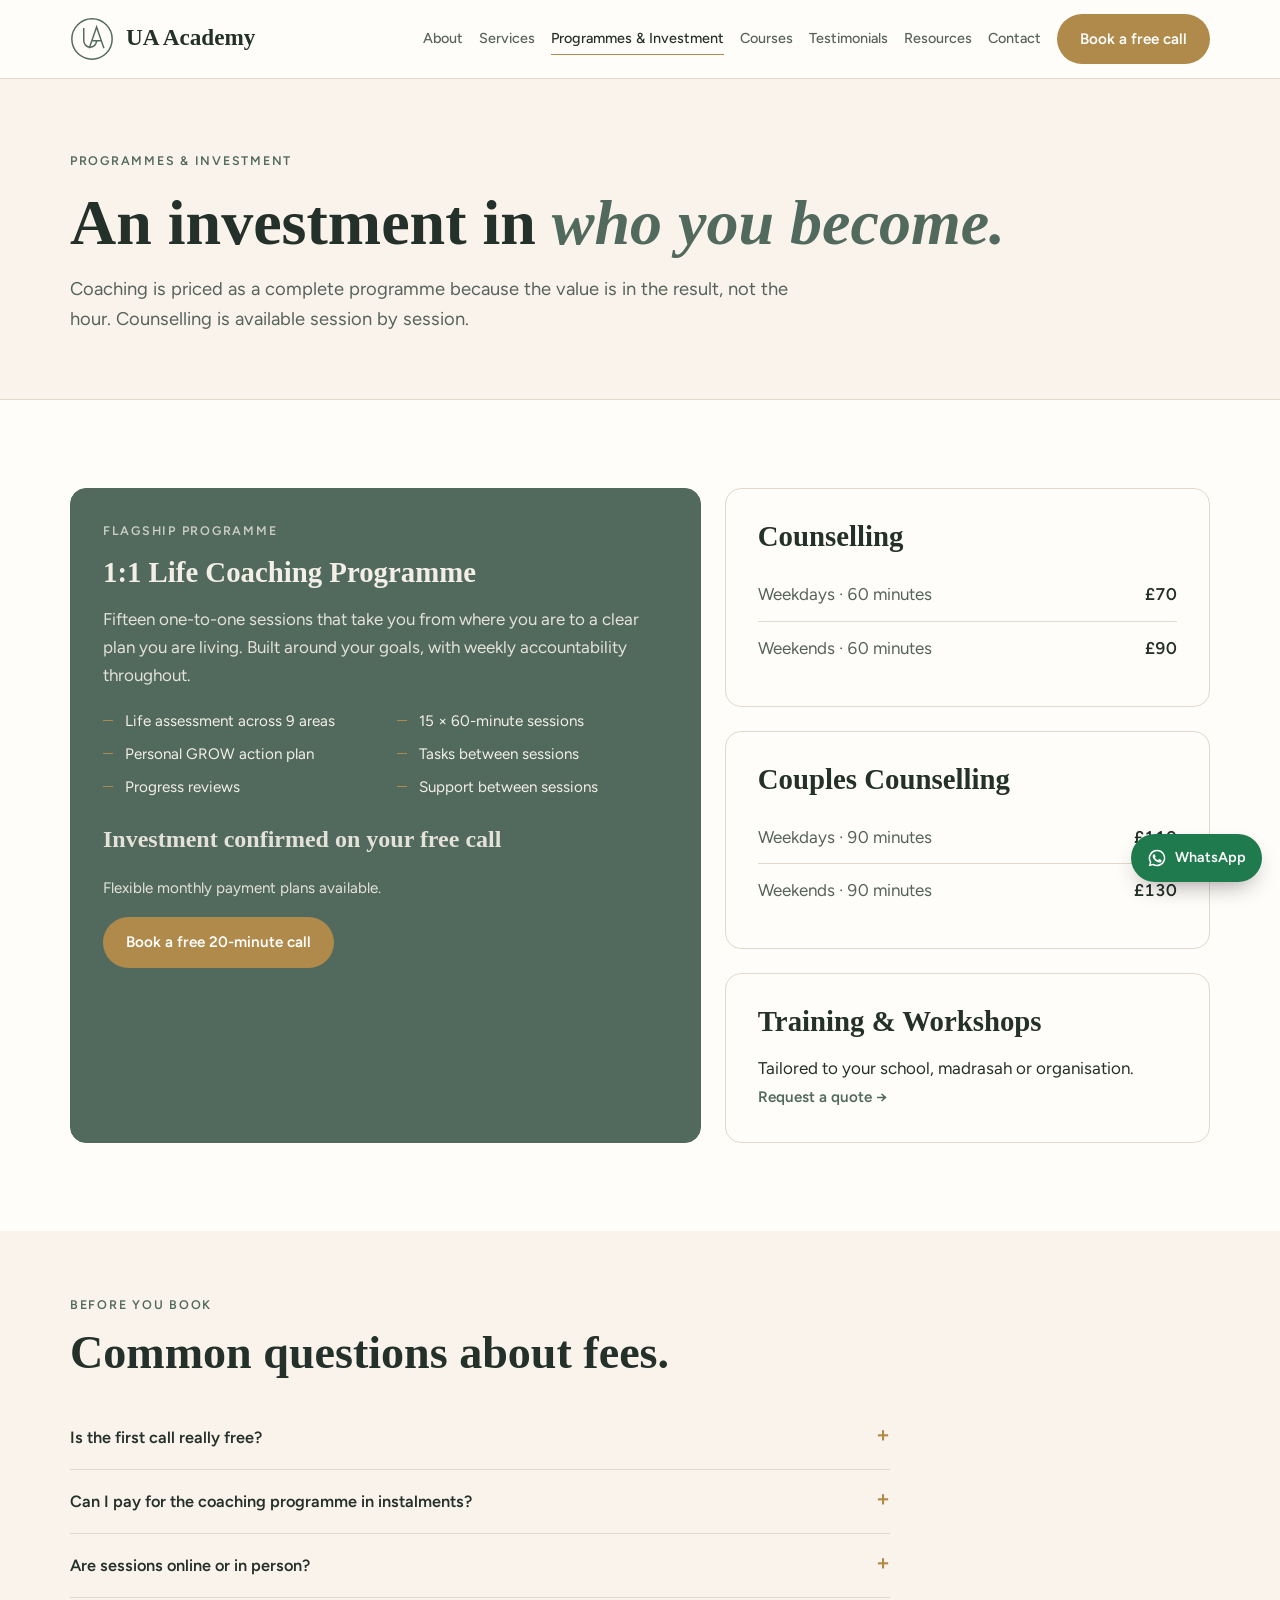
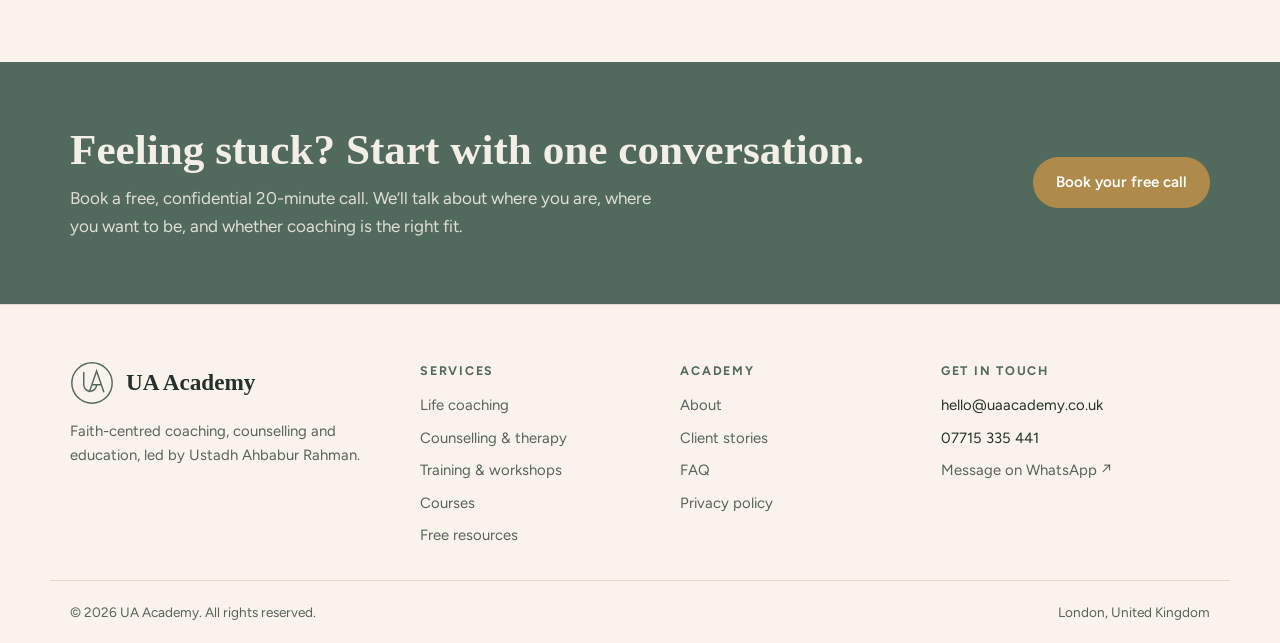
<file: price.html>
<!DOCTYPE html>
<html lang="en-GB">
<head>
    <meta charset="UTF-8">
    <title>Programmes & Investment - UA Academy</title>
    <meta http-equiv="refresh" content="0; url=programmes.html">
    <link rel="canonical" href="https://uaacademy.co.uk/programmes.html">
</head>
<body>
    <p>This page has moved to <a href="programmes.html">Programmes &amp; Investment</a>.</p>
</body>
</html>
</file>
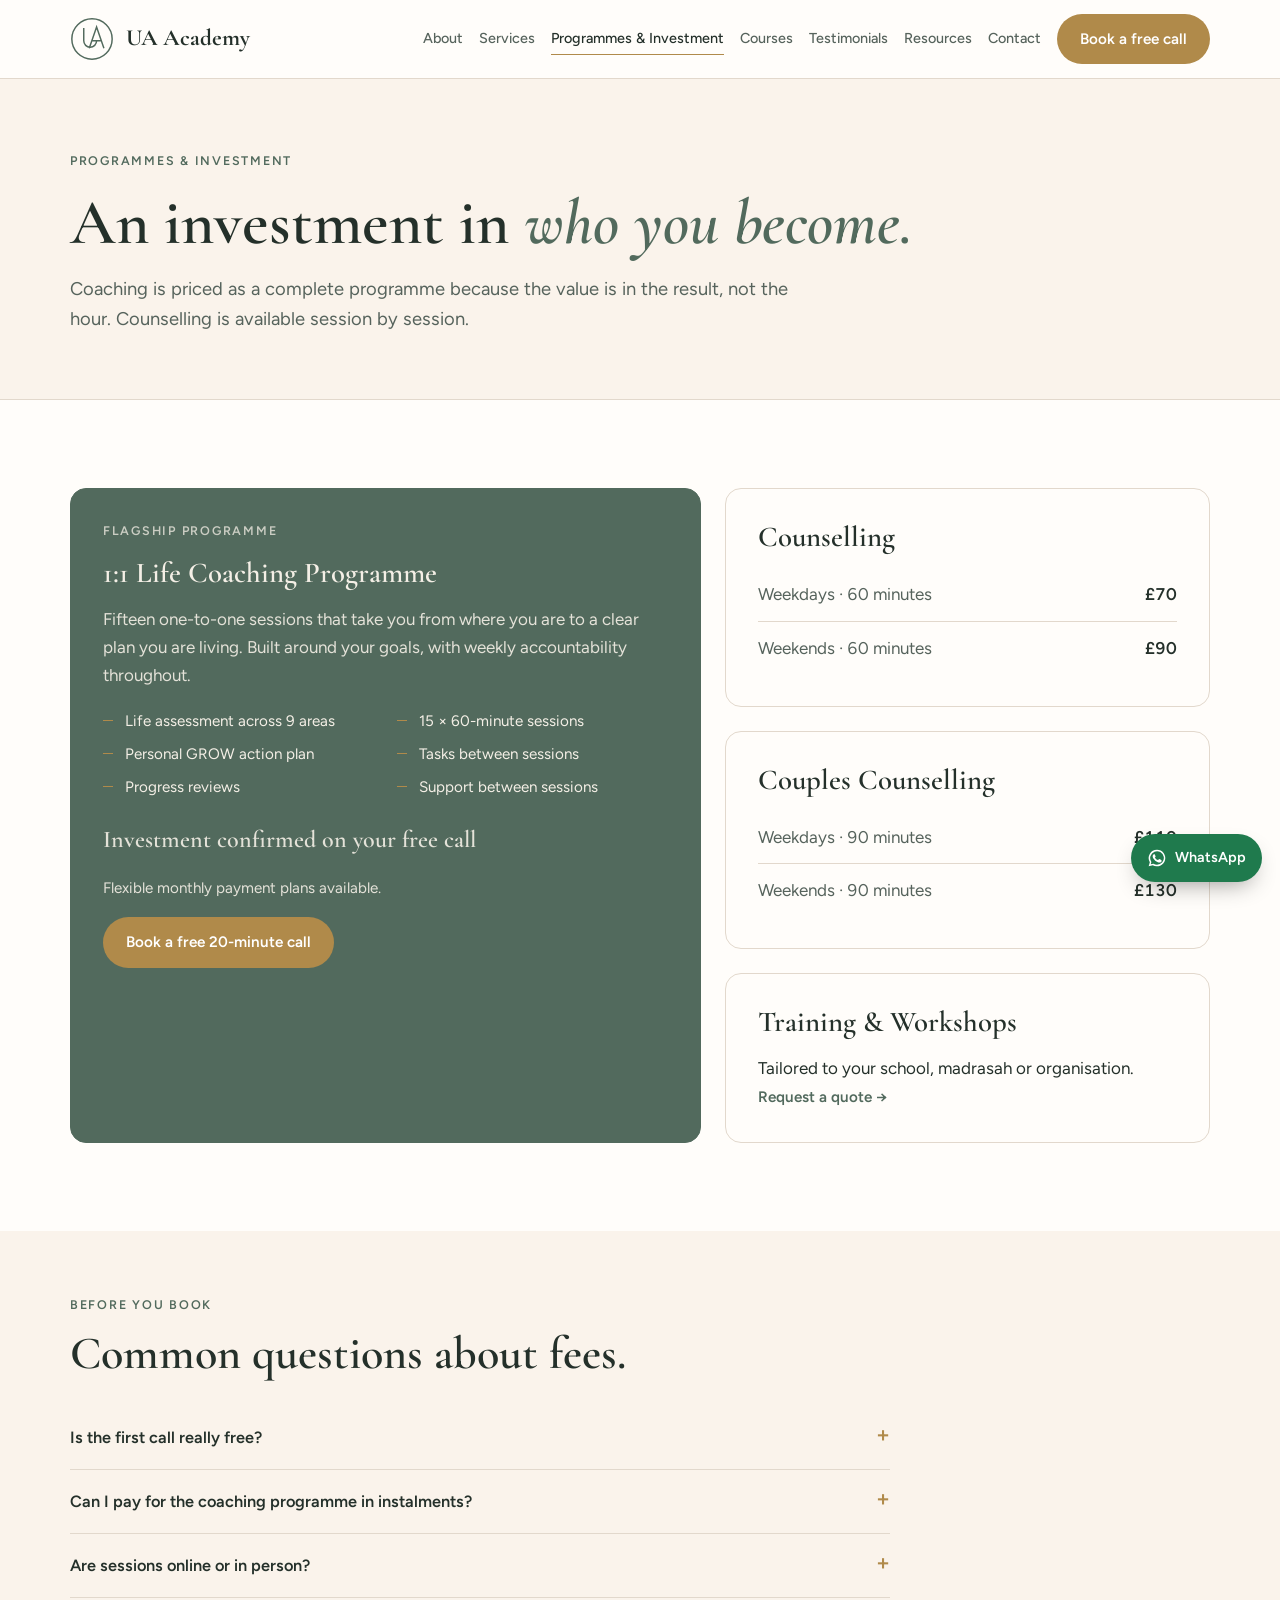
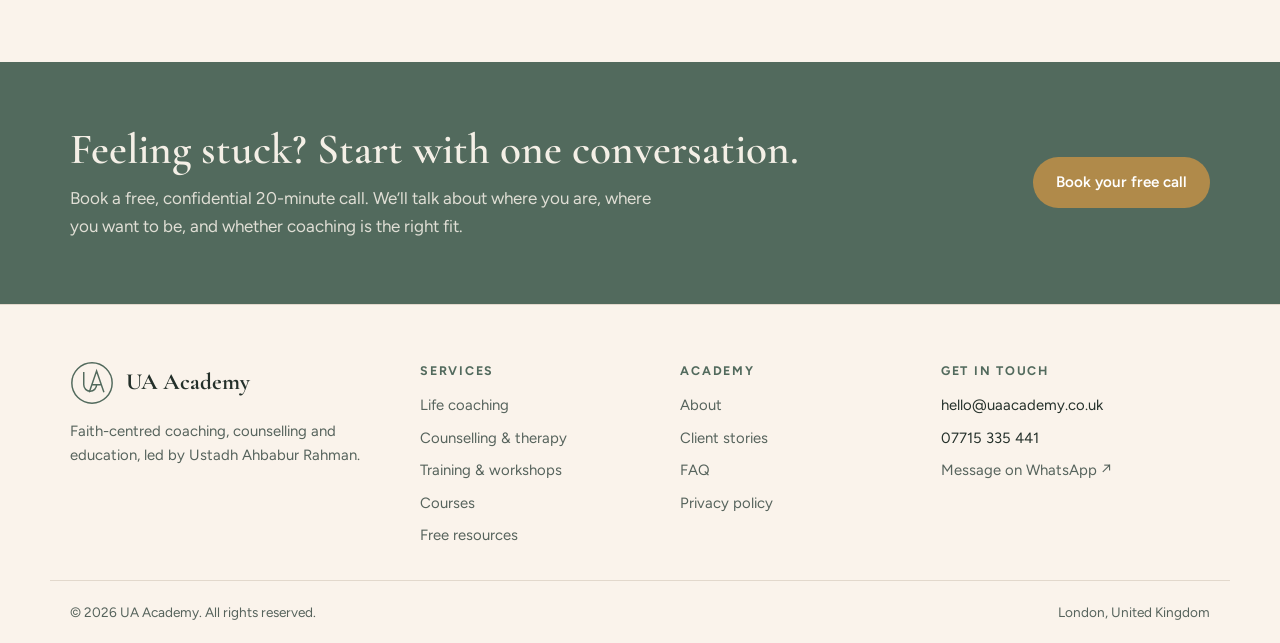
<file: programmes.html>
<!DOCTYPE html>
<html lang="en-GB">

<head>
    <meta charset="UTF-8">
    <meta name="viewport" content="width=device-width, initial-scale=1.0">
    <title>Programmes &amp; Investment - UA Academy</title>
    <meta name="description" content="The UA Academy 1:1 Life Coaching Programme, counselling fees and workshop enquiries. Flexible payment plans available.">
    <meta property="og:title" content="Programmes &amp; Investment - UA Academy">
    <meta property="og:description" content="The UA Academy 1:1 Life Coaching Programme, counselling fees and workshop enquiries. Flexible payment plans available.">
    <meta property="og:image" content="https://uaacademy.co.uk/assets/og-image.png">
    <meta property="og:image:width" content="1200">
    <meta property="og:image:height" content="630">
    <meta property="og:image:type" content="image/png">
    <link rel="icon" href="assets/favicon.svg" type="image/svg+xml">
    <link rel="preconnect" href="https://fonts.googleapis.com">
    <link rel="preconnect" href="https://fonts.gstatic.com" crossorigin>
    <link rel="stylesheet" href="https://fonts.googleapis.com/css2?family=Cormorant+Garamond:ital,wght@0,500;0,600;0,700;1,500&family=Figtree:wght@400;500;600&family=Amiri:wght@400;700&display=swap">
    <link rel="stylesheet" href="styles.css?v=20261106">
</head>

<body>
<a class="skip" href="#main">Skip to content</a>
<header>
  <div class="wrap nav">
    <a class="brand" href="index.html" aria-label="UA Academy home">
      <svg viewBox="0 0 48 48" fill="none" stroke="currentColor" stroke-width="1.6" aria-hidden="true"><circle cx="24" cy="24" r="22"/><path d="M15 12v14a7 7 0 0 0 14 0"/><path d="M21 34 29 11l8 23M24.5 26h9"/></svg>
      <span><span class="brand-name">UA Academy</span><span class="brand-sub">Coaching · Counselling · Education</span></span>
    </a>
    <button class="menu-btn" id="menuBtn" aria-expanded="false" aria-controls="navLinks">Menu</button>
    <nav class="links" id="navLinks">
      <a href="about.html">About</a>
      <a href="services.html">Services</a>
      <a href="programmes.html" aria-current="page">Programmes &amp; Investment</a>
      <a href="courses.html">Courses</a>
      <a href="testimonials.html">Testimonials</a>
      <a href="FreeResources.html">Resources</a>
      <a href="contact.html">Contact</a>
      <a class="btn btn-gold" href="contact.html">Book a free call</a>
    </nav>
  </div>
</header>

<main id="main">
  <section class="page-hero"><div class="wrap">
    <span class="eyebrow">Programmes &amp; Investment</span>
    <h1>An investment in <em>who you become.</em></h1>
    <p class="lede">Coaching is priced as a complete programme because the value is in the result, not the hour. Counselling is available session by session.</p>
  </div></section>

  <section class="band">
    <div class="wrap price-grid">
      <article class="price-card flagship">
        <span class="eyebrow">Flagship programme</span>
        <h3>1:1 Life Coaching Programme</h3>
        <p>Fifteen one-to-one sessions that take you from where you are to a clear plan you are living. Built around your goals, with weekly accountability throughout.</p>
        <div class="included ticks" style="margin-block:4px">
          <li>Life assessment across 9 areas</li><li>15 × 60-minute sessions</li><li>Personal GROW action plan</li><li>Tasks between sessions</li><li>Progress reviews</li><li>Support between sessions</li>
        </div>
        <p class="price-big">Investment confirmed on your free call</p>
        <p style="font-size:.95rem">Flexible monthly payment plans available.</p>
        <div><a class="btn btn-gold" href="contact.html">Book a free 20-minute call</a></div>
      </article>
      <div class="stack">
        <article class="price-card">
          <h3>Counselling</h3>
          <div>
            <div class="rate"><span>Weekdays · 60 minutes</span><b>£70</b></div>
            <div class="rate"><span>Weekends · 60 minutes</span><b>£90</b></div>
          </div>
        </article>
        <article class="price-card">
          <h3>Couples Counselling</h3>
          <div>
            <div class="rate"><span>Weekdays · 90 minutes</span><b>£110</b></div>
            <div class="rate"><span>Weekends · 90 minutes</span><b>£130</b></div>
          </div>
        </article>
        <article class="price-card">
          <h3>Training &amp; Workshops</h3>
          <p>Tailored to your school, madrasah or organisation. <a class="more" href="contact.html">Request a quote →</a></p>
        </article>
      </div>
    </div>
  </section>

  <section class="band cream tight">
    <div class="wrap">
      <div class="head" style="margin-bottom:28px"><span class="eyebrow">Before you book</span><h2>Common questions about fees.</h2></div>
      <div class="faq-group" style="margin-bottom:0;max-width:820px">
        <details><summary>Is the first call really free?</summary><p>Yes. The 20-minute consultation is free and without obligation. We talk about where you are, where you want to be, and whether coaching or counselling is the right fit.</p></details>
        <details><summary>Can I pay for the coaching programme in instalments?</summary><p>Yes. Monthly payment plans are available so you can spread the cost across the programme.</p></details>
        <details><summary>Are sessions online or in person?</summary><p>All sessions currently take place online via Zoom, so you can join from home or work.</p></details>
      </div>
    </div>
  </section>
  <section class="cta"><div class="wrap"><div><h2>Feeling stuck? Start with one conversation.</h2><p>Book a free, confidential 20-minute call. We’ll talk about where you are, where you want to be, and whether coaching is the right fit.</p></div><a class="btn btn-gold" href="contact.html">Book your free call</a></div></section>
</main>

<footer>
  <div class="wrap foot">
    <div>
      <a class="brand" href="index.html" aria-label="UA Academy home">
        <svg viewBox="0 0 48 48" fill="none" stroke="currentColor" stroke-width="1.6" aria-hidden="true"><circle cx="24" cy="24" r="22"/><path d="M15 12v14a7 7 0 0 0 14 0"/><path d="M21 34 29 11l8 23M24.5 26h9"/></svg>
        <span class="brand-name">UA Academy</span>
      </a>
      <p class="about">Faith-centred coaching, counselling and education, led by Ustadh Ahbabur Rahman.</p>
    </div>
    <div><h4>Services</h4><ul><li><a href="services.html">Life coaching</a></li><li><a href="services.html">Counselling &amp; therapy</a></li><li><a href="services.html">Training &amp; workshops</a></li><li><a href="courses.html">Courses</a></li><li><a href="FreeResources.html">Free resources</a></li></ul></div>
    <div><h4>Academy</h4><ul><li><a href="about.html">About</a></li><li><a href="testimonials.html">Client stories</a></li><li><a href="faq.html">FAQ</a></li><li><a href="index.html">Privacy policy</a></li></ul></div>
    <div><h4>Get in touch</h4><ul><li class="contact-line">hello@uaacademy.co.uk</li><li class="contact-line">07715 335 441</li><li><a href="https://wa.me/447715335441" target="_blank" rel="noopener">Message on WhatsApp ↗</a></li></ul></div>
  </div>
  <div class="wrap legal"><span>© 2026 UA Academy. All rights reserved.</span><span>London, United Kingdom</span></div>
</footer>

<a class="wa" href="https://wa.me/447715335441" target="_blank" rel="noopener" aria-label="Message UA Academy on WhatsApp">
  <svg viewBox="0 0 24 24" fill="currentColor" aria-hidden="true"><path d="M12 2a10 10 0 0 0-8.6 15.1L2 22l5-1.3A10 10 0 1 0 12 2zm0 18.2a8.2 8.2 0 0 1-4.2-1.2l-.3-.2-3 .8.8-2.9-.2-.3A8.2 8.2 0 1 1 12 20.2zm4.5-6.1c-.2-.1-1.5-.7-1.7-.8s-.4-.1-.6.1-.7.8-.8 1-.3.2-.5.1a6.7 6.7 0 0 1-3.3-2.9c-.3-.4.3-.4.7-1.4.1-.2 0-.3 0-.4l-.8-1.8c-.2-.5-.4-.4-.6-.4h-.5a1 1 0 0 0-.7.3 3 3 0 0 0-.9 2.2 5.2 5.2 0 0 0 1.1 2.7 11.8 11.8 0 0 0 4.5 4c1.7.7 2.3.8 3.2.6a2.7 2.7 0 0 0 1.8-1.2 2.2 2.2 0 0 0 .2-1.2c-.1-.1-.3-.2-.5-.3z"/></svg>
  WhatsApp
</a>

<script src="script.js?v=20261106"></script>
</body>

</html>
</file>
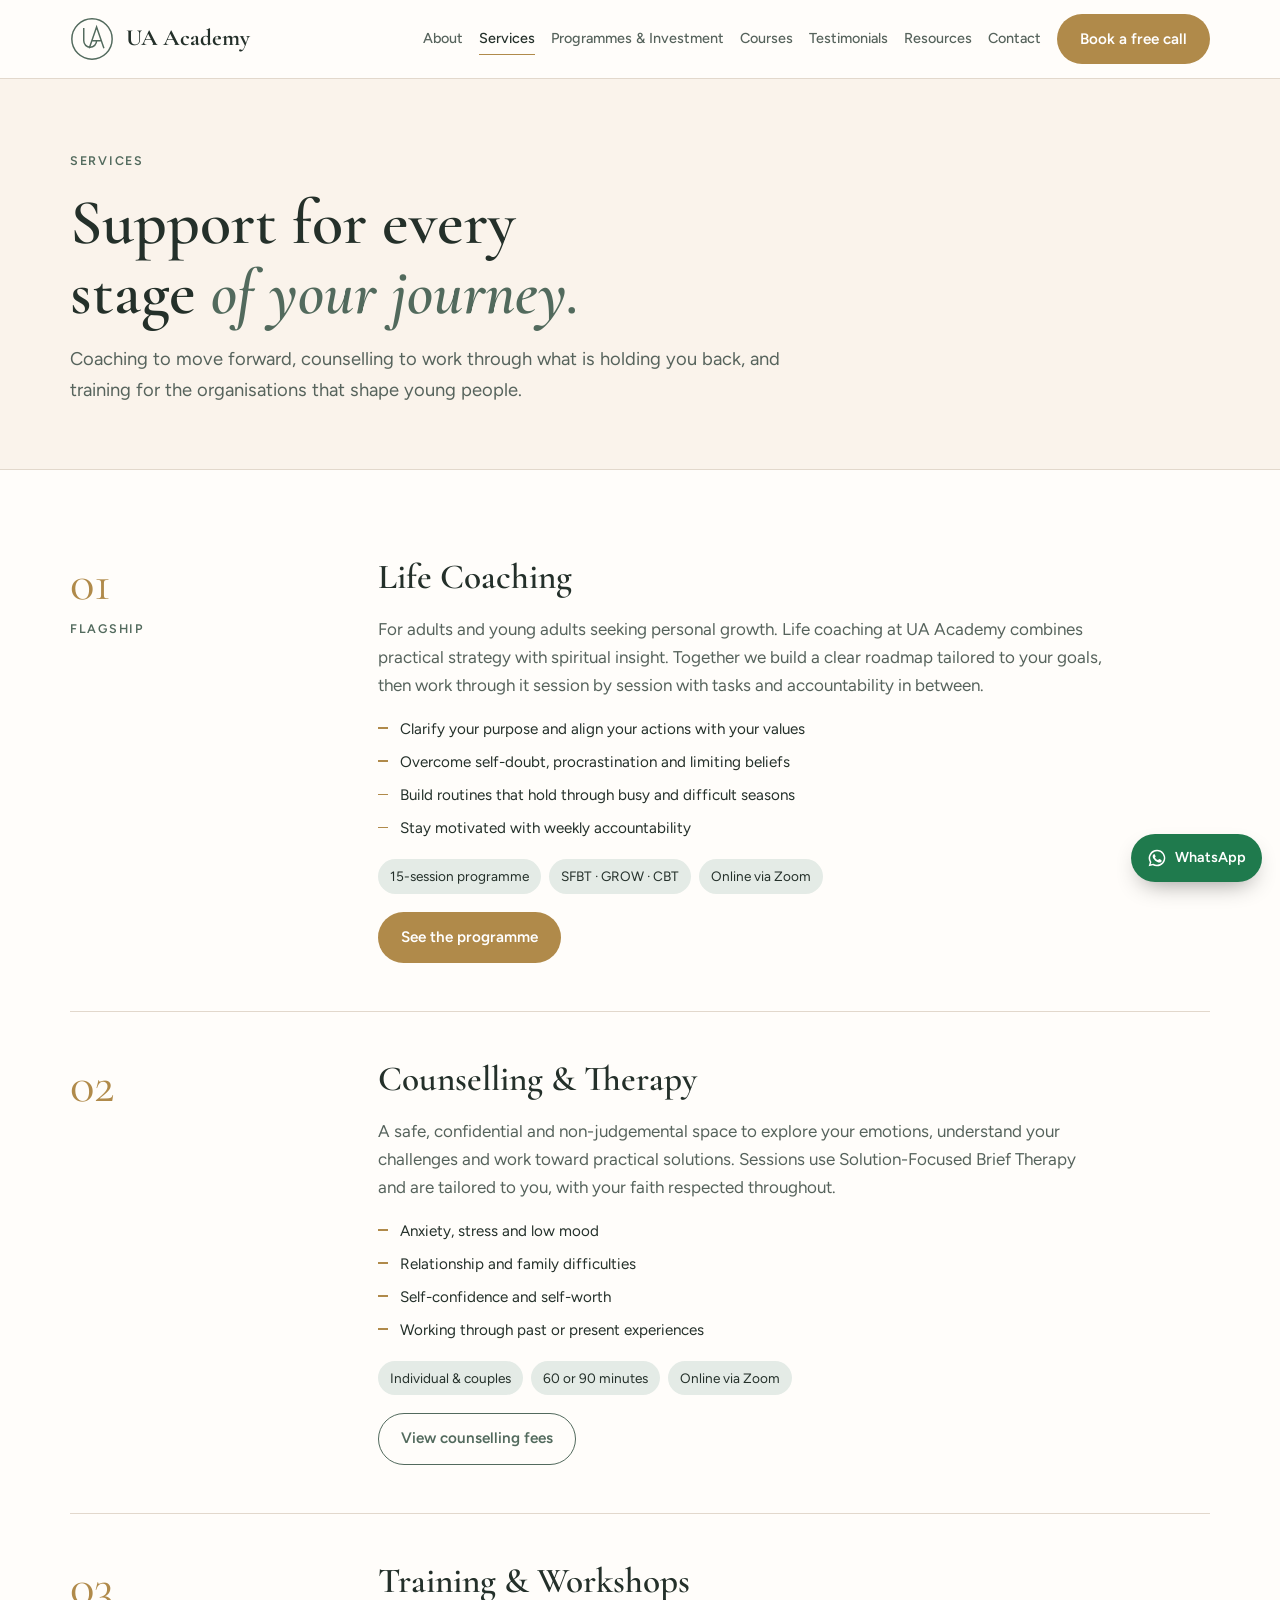
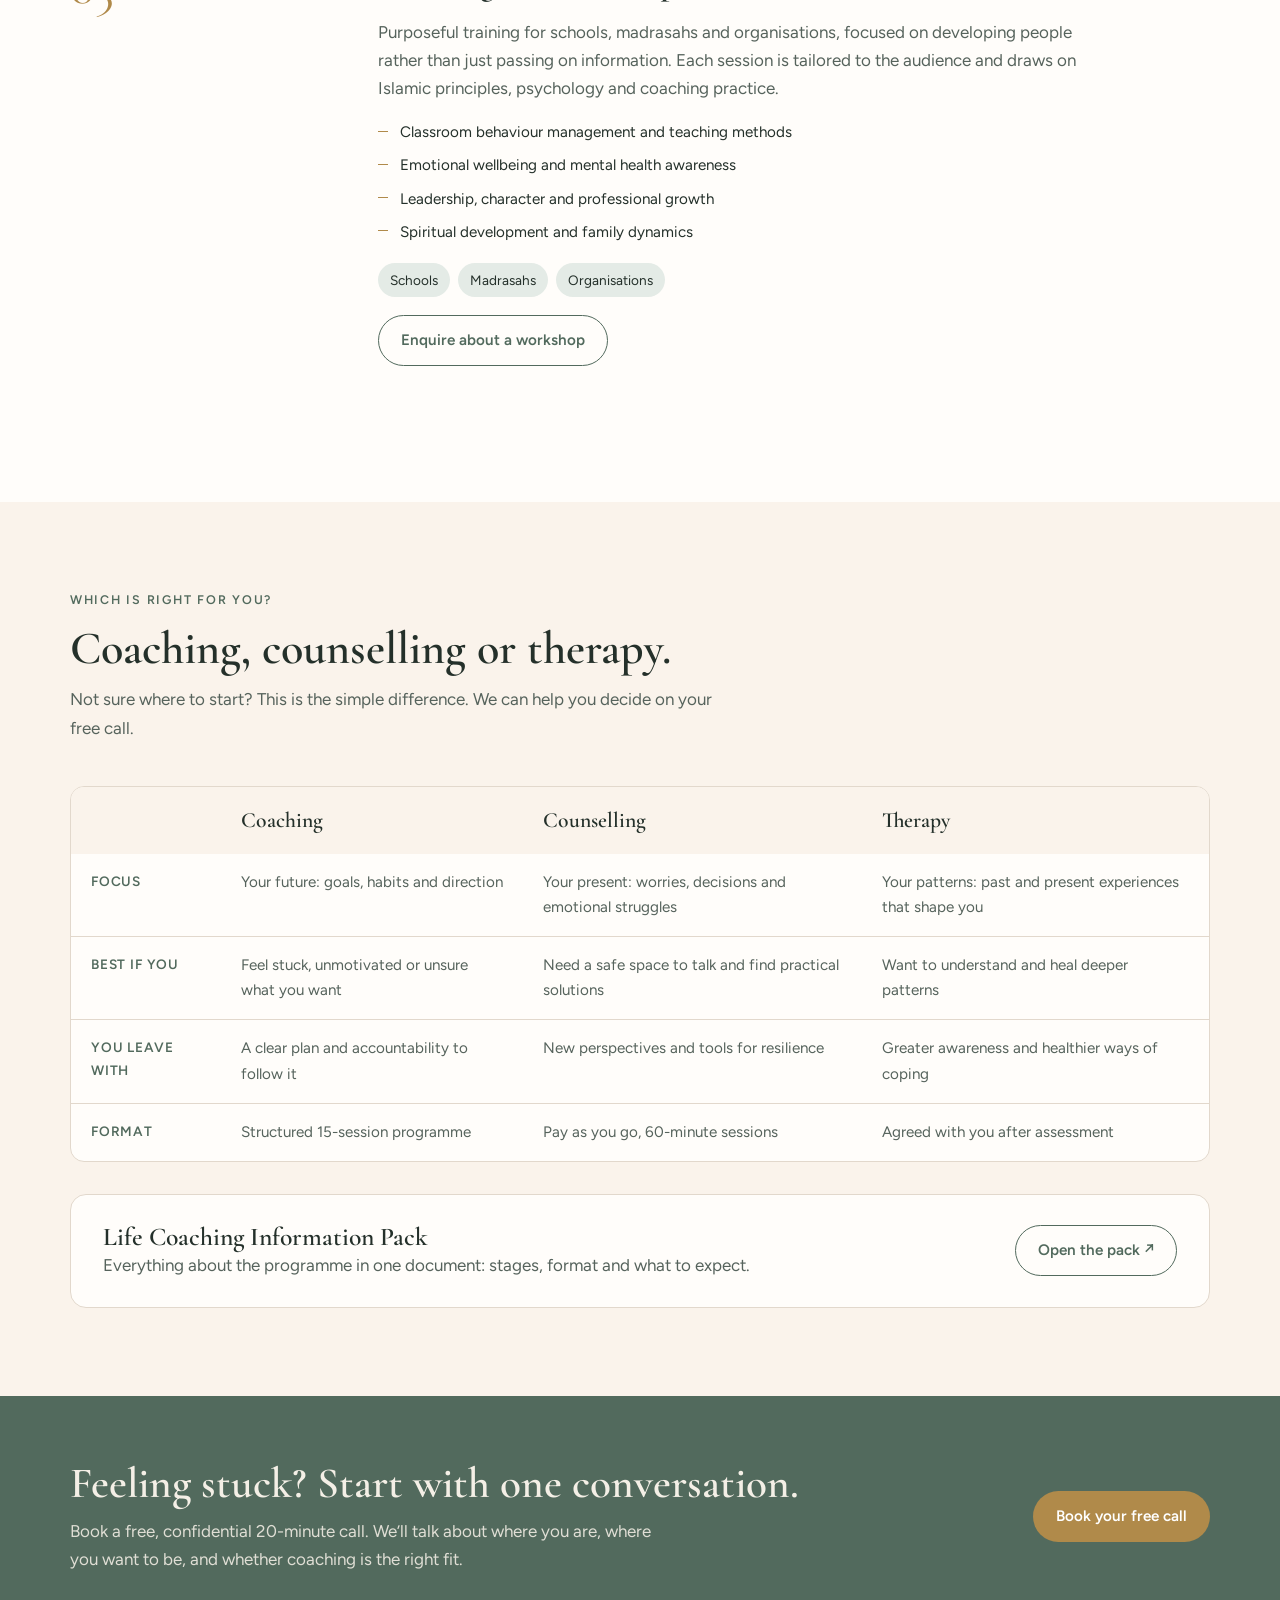
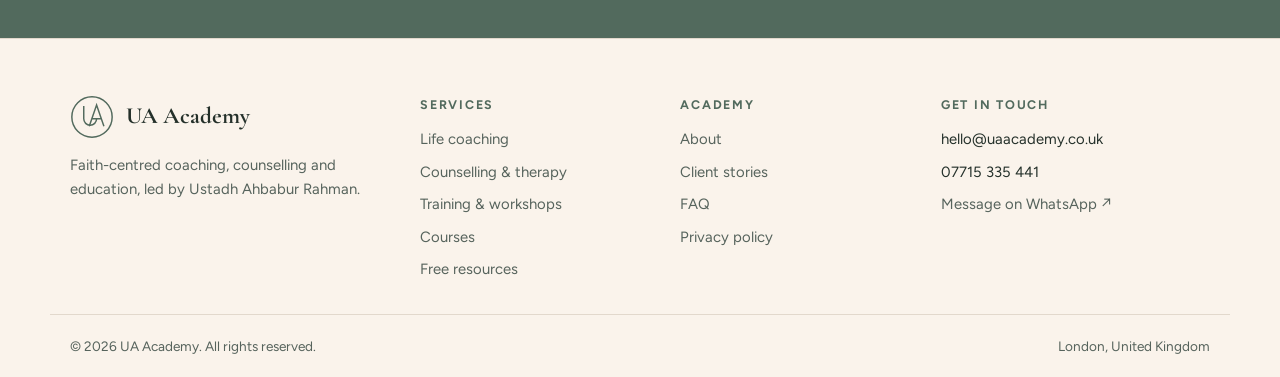
<file: services.html>
<!DOCTYPE html>
<html lang="en-GB">

<head>
    <meta charset="UTF-8">
    <meta name="viewport" content="width=device-width, initial-scale=1.0">
    <title>Services - UA Academy</title>
    <meta name="description" content="Life coaching, counselling and therapy, and training for schools and madrasahs, grounded in Islamic principles and proven psychology.">
    <meta property="og:title" content="Services - UA Academy">
    <meta property="og:description" content="Life coaching, counselling and therapy, and training for schools and madrasahs, grounded in Islamic principles and proven psychology.">
    <meta property="og:image" content="https://uaacademy.co.uk/assets/og-image.png">
    <meta property="og:image:width" content="1200">
    <meta property="og:image:height" content="630">
    <meta property="og:image:type" content="image/png">
    <link rel="icon" href="assets/favicon.svg" type="image/svg+xml">
    <link rel="preconnect" href="https://fonts.googleapis.com">
    <link rel="preconnect" href="https://fonts.gstatic.com" crossorigin>
    <link rel="stylesheet" href="https://fonts.googleapis.com/css2?family=Cormorant+Garamond:ital,wght@0,500;0,600;0,700;1,500&family=Figtree:wght@400;500;600&family=Amiri:wght@400;700&display=swap">
    <link rel="stylesheet" href="styles.css?v=20261106">
</head>

<body>
<a class="skip" href="#main">Skip to content</a>
<header>
  <div class="wrap nav">
    <a class="brand" href="index.html" aria-label="UA Academy home">
      <svg viewBox="0 0 48 48" fill="none" stroke="currentColor" stroke-width="1.6" aria-hidden="true"><circle cx="24" cy="24" r="22"/><path d="M15 12v14a7 7 0 0 0 14 0"/><path d="M21 34 29 11l8 23M24.5 26h9"/></svg>
      <span><span class="brand-name">UA Academy</span><span class="brand-sub">Coaching · Counselling · Education</span></span>
    </a>
    <button class="menu-btn" id="menuBtn" aria-expanded="false" aria-controls="navLinks">Menu</button>
    <nav class="links" id="navLinks">
      <a href="about.html">About</a>
      <a href="services.html" aria-current="page">Services</a>
      <a href="programmes.html">Programmes &amp; Investment</a>
      <a href="courses.html">Courses</a>
      <a href="testimonials.html">Testimonials</a>
      <a href="FreeResources.html">Resources</a>
      <a href="contact.html">Contact</a>
      <a class="btn btn-gold" href="contact.html">Book a free call</a>
    </nav>
  </div>
</header>

<main id="main">
  <section class="page-hero"><div class="wrap">
    <span class="eyebrow">Services</span>
    <h1>Support for every stage <em>of your journey.</em></h1>
    <p class="lede">Coaching to move forward, counselling to work through what is holding you back, and training for the organisations that shape young people.</p>
  </div></section>

  <section class="band">
    <div class="wrap">
      <div class="svc-detail">
        <aside><span class="num">01</span><span class="eyebrow">Flagship</span></aside>
        <div class="body">
          <h2>Life Coaching</h2>
          <p>For adults and young adults seeking personal growth. Life coaching at UA Academy combines practical strategy with spiritual insight. Together we build a clear roadmap tailored to your goals, then work through it session by session with tasks and accountability in between.</p>
          <ul class="ticks"><li>Clarify your purpose and align your actions with your values</li><li>Overcome self-doubt, procrastination and limiting beliefs</li><li>Build routines that hold through busy and difficult seasons</li><li>Stay motivated with weekly accountability</li></ul>
          <div class="chips"><span class="chip">15-session programme</span><span class="chip">SFBT · GROW · CBT</span><span class="chip">Online via Zoom</span></div>
          <div class="cta-row"><a class="btn btn-gold" href="programmes.html">See the programme</a></div>
        </div>
      </div>
      <div class="svc-detail">
        <aside><span class="num">02</span></aside>
        <div class="body">
          <h2>Counselling &amp; Therapy</h2>
          <p>A safe, confidential and non-judgemental space to explore your emotions, understand your challenges and work toward practical solutions. Sessions use Solution-Focused Brief Therapy and are tailored to you, with your faith respected throughout.</p>
          <ul class="ticks"><li>Anxiety, stress and low mood</li><li>Relationship and family difficulties</li><li>Self-confidence and self-worth</li><li>Working through past or present experiences</li></ul>
          <div class="chips"><span class="chip">Individual &amp; couples</span><span class="chip">60 or 90 minutes</span><span class="chip">Online via Zoom</span></div>
          <div class="cta-row"><a class="btn btn-line" href="programmes.html">View counselling fees</a></div>
        </div>
      </div>
      <div class="svc-detail">
        <aside><span class="num">03</span></aside>
        <div class="body">
          <h2>Training &amp; Workshops</h2>
          <p>Purposeful training for schools, madrasahs and organisations, focused on developing people rather than just passing on information. Each session is tailored to the audience and draws on Islamic principles, psychology and coaching practice.</p>
          <ul class="ticks"><li>Classroom behaviour management and teaching methods</li><li>Emotional wellbeing and mental health awareness</li><li>Leadership, character and professional growth</li><li>Spiritual development and family dynamics</li></ul>
          <div class="chips"><span class="chip">Schools</span><span class="chip">Madrasahs</span><span class="chip">Organisations</span></div>
          <div class="cta-row"><a class="btn btn-line" href="contact.html">Enquire about a workshop</a></div>
        </div>
      </div>
    </div>
  </section>

  <section class="band cream">
    <div class="wrap">
      <div class="head"><span class="eyebrow">Which is right for you?</span><h2>Coaching, counselling or therapy.</h2><p>Not sure where to start? This is the simple difference. We can help you decide on your free call.</p></div>
      <div class="table-wrap">
        <table class="compare">
          <thead><tr><th scope="col"></th><th scope="col">Coaching</th><th scope="col">Counselling</th><th scope="col">Therapy</th></tr></thead>
          <tbody>
            <tr><th scope="row">Focus</th><td>Your future: goals, habits and direction</td><td>Your present: worries, decisions and emotional struggles</td><td>Your patterns: past and present experiences that shape you</td></tr>
            <tr><th scope="row">Best if you</th><td>Feel stuck, unmotivated or unsure what you want</td><td>Need a safe space to talk and find practical solutions</td><td>Want to understand and heal deeper patterns</td></tr>
            <tr><th scope="row">You leave with</th><td>A clear plan and accountability to follow it</td><td>New perspectives and tools for resilience</td><td>Greater awareness and healthier ways of coping</td></tr>
            <tr><th scope="row">Format</th><td>Structured 15-session programme</td><td>Pay as you go, 60-minute sessions</td><td>Agreed with you after assessment</td></tr>
          </tbody>
        </table>
      </div>
      <div class="pack" style="margin-top:32px">
        <div><h3>Life Coaching Information Pack</h3><p class="muted">Everything about the programme in one document: stages, format and what to expect.</p></div>
        <a class="btn btn-line" href="https://drive.google.com/file/d/1jWpgBdMCXVLntsd-3qqy573mD5lPLzjn/view?usp=sharing" target="_blank" rel="noopener">Open the pack ↗</a>
      </div>
    </div>
  </section>
  <section class="cta"><div class="wrap"><div><h2>Feeling stuck? Start with one conversation.</h2><p>Book a free, confidential 20-minute call. We’ll talk about where you are, where you want to be, and whether coaching is the right fit.</p></div><a class="btn btn-gold" href="contact.html">Book your free call</a></div></section>
</main>

<footer>
  <div class="wrap foot">
    <div>
      <a class="brand" href="index.html" aria-label="UA Academy home">
        <svg viewBox="0 0 48 48" fill="none" stroke="currentColor" stroke-width="1.6" aria-hidden="true"><circle cx="24" cy="24" r="22"/><path d="M15 12v14a7 7 0 0 0 14 0"/><path d="M21 34 29 11l8 23M24.5 26h9"/></svg>
        <span class="brand-name">UA Academy</span>
      </a>
      <p class="about">Faith-centred coaching, counselling and education, led by Ustadh Ahbabur Rahman.</p>
    </div>
    <div><h4>Services</h4><ul><li><a href="services.html">Life coaching</a></li><li><a href="services.html">Counselling &amp; therapy</a></li><li><a href="services.html">Training &amp; workshops</a></li><li><a href="courses.html">Courses</a></li><li><a href="FreeResources.html">Free resources</a></li></ul></div>
    <div><h4>Academy</h4><ul><li><a href="about.html">About</a></li><li><a href="testimonials.html">Client stories</a></li><li><a href="faq.html">FAQ</a></li><li><a href="index.html">Privacy policy</a></li></ul></div>
    <div><h4>Get in touch</h4><ul><li class="contact-line">hello@uaacademy.co.uk</li><li class="contact-line">07715 335 441</li><li><a href="https://wa.me/447715335441" target="_blank" rel="noopener">Message on WhatsApp ↗</a></li></ul></div>
  </div>
  <div class="wrap legal"><span>© 2026 UA Academy. All rights reserved.</span><span>London, United Kingdom</span></div>
</footer>

<a class="wa" href="https://wa.me/447715335441" target="_blank" rel="noopener" aria-label="Message UA Academy on WhatsApp">
  <svg viewBox="0 0 24 24" fill="currentColor" aria-hidden="true"><path d="M12 2a10 10 0 0 0-8.6 15.1L2 22l5-1.3A10 10 0 1 0 12 2zm0 18.2a8.2 8.2 0 0 1-4.2-1.2l-.3-.2-3 .8.8-2.9-.2-.3A8.2 8.2 0 1 1 12 20.2zm4.5-6.1c-.2-.1-1.5-.7-1.7-.8s-.4-.1-.6.1-.7.8-.8 1-.3.2-.5.1a6.7 6.7 0 0 1-3.3-2.9c-.3-.4.3-.4.7-1.4.1-.2 0-.3 0-.4l-.8-1.8c-.2-.5-.4-.4-.6-.4h-.5a1 1 0 0 0-.7.3 3 3 0 0 0-.9 2.2 5.2 5.2 0 0 0 1.1 2.7 11.8 11.8 0 0 0 4.5 4c1.7.7 2.3.8 3.2.6a2.7 2.7 0 0 0 1.8-1.2 2.2 2.2 0 0 0 .2-1.2c-.1-.1-.3-.2-.5-.3z"/></svg>
  WhatsApp
</a>

<script src="script.js?v=20261106"></script>
</body>

</html>
</file>
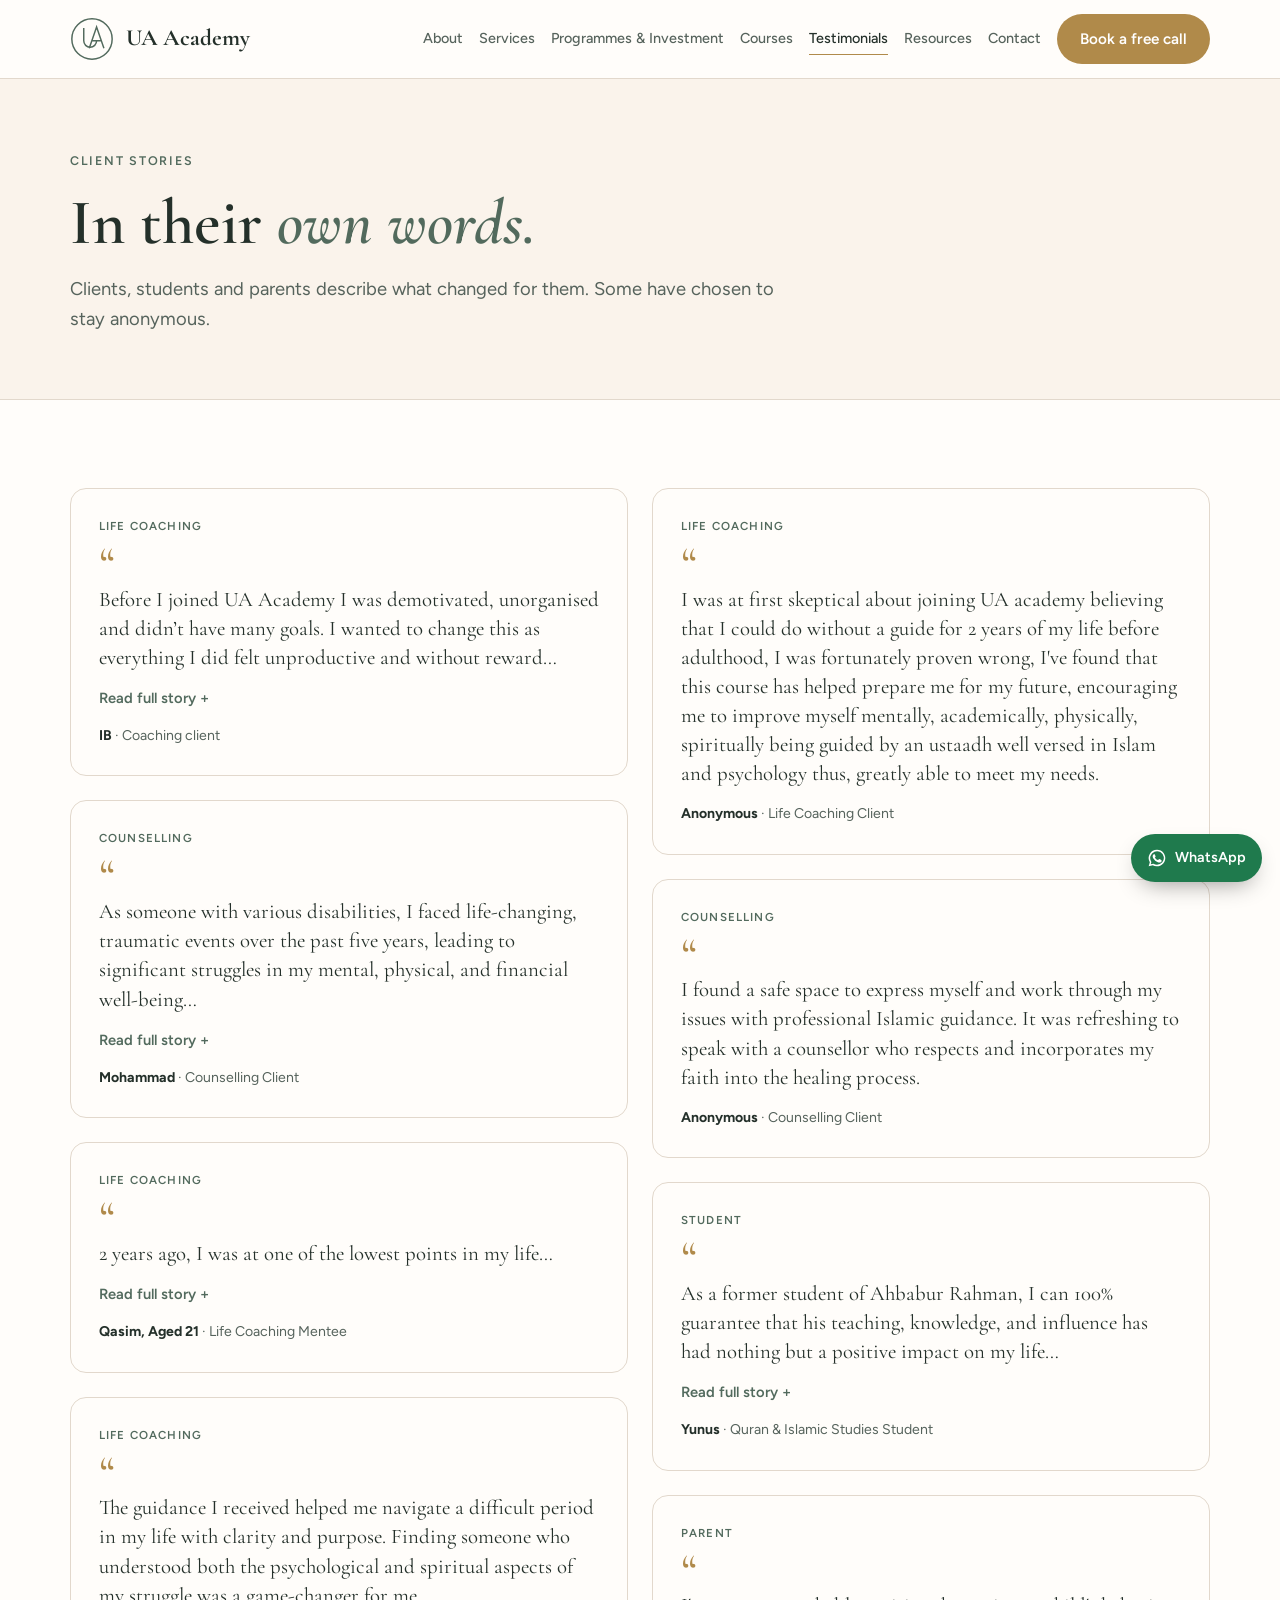
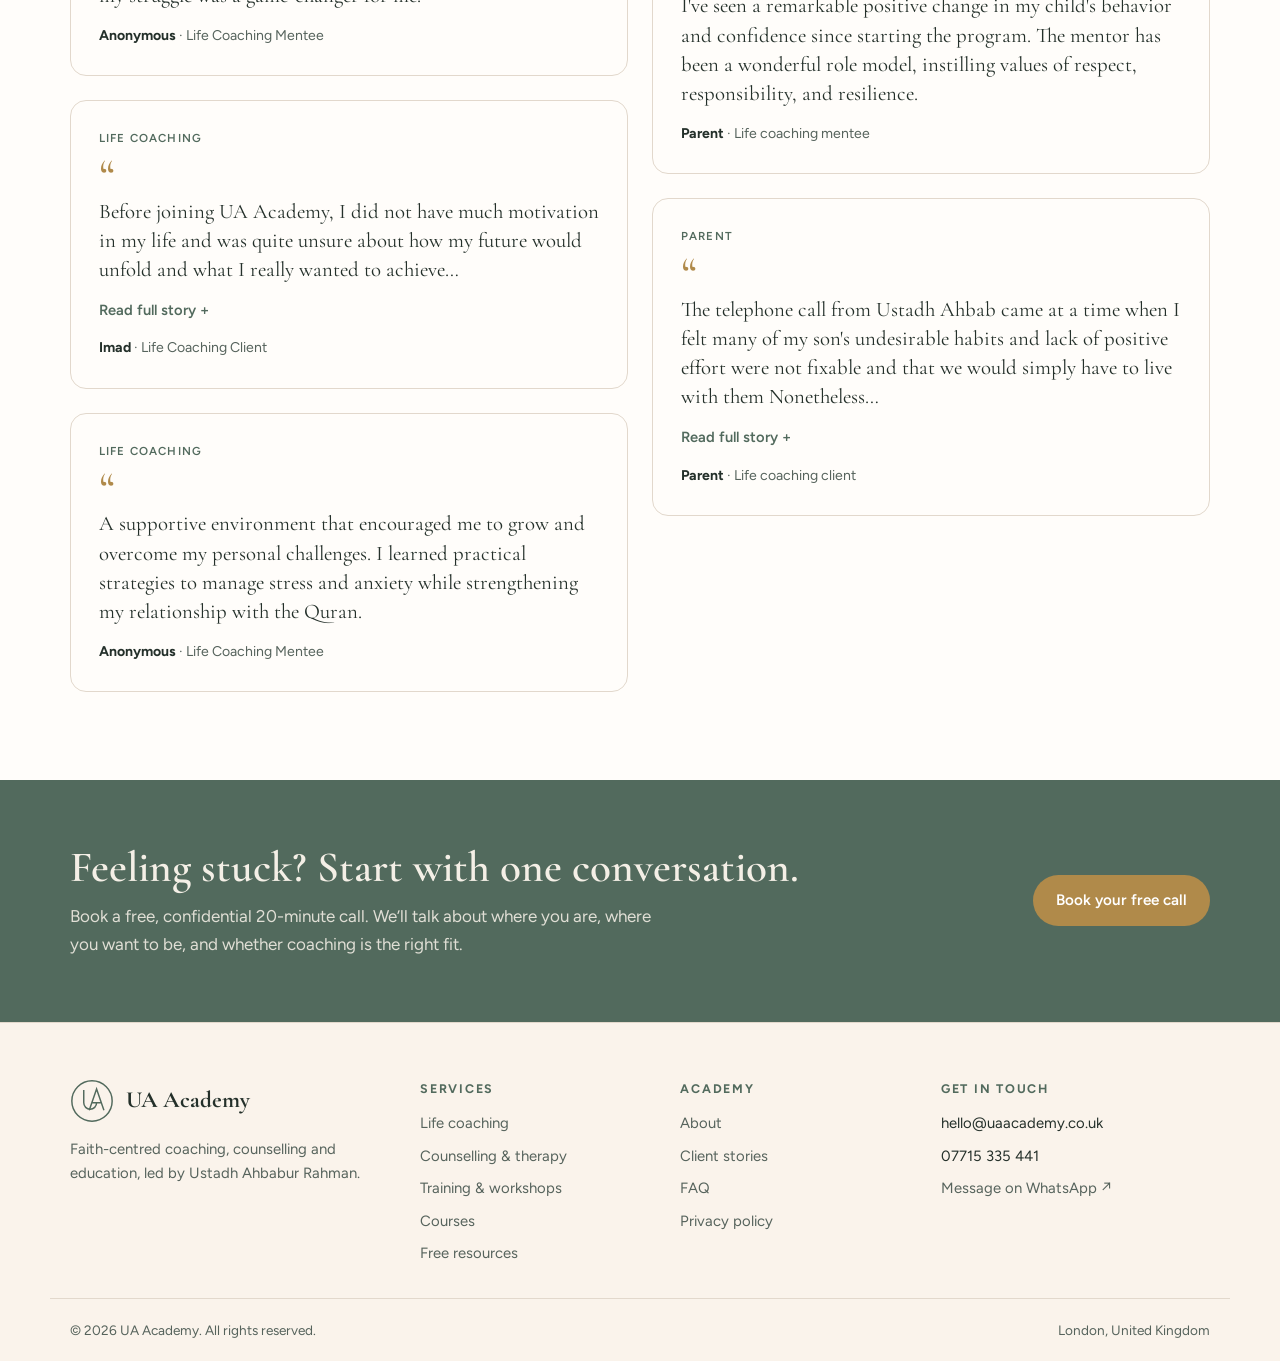
<file: testimonials.html>
<!DOCTYPE html>
<html lang="en-GB">

<head>
    <meta charset="UTF-8">
    <meta name="viewport" content="width=device-width, initial-scale=1.0">
    <title>Testimonials - UA Academy</title>
    <meta name="description" content="Client stories from coaching and counselling clients, students and parents of UA Academy.">
    <meta property="og:title" content="Testimonials - UA Academy">
    <meta property="og:description" content="Client stories from coaching and counselling clients, students and parents of UA Academy.">
    <meta property="og:image" content="https://uaacademy.co.uk/assets/og-image.png">
    <meta property="og:image:width" content="1200">
    <meta property="og:image:height" content="630">
    <meta property="og:image:type" content="image/png">
    <link rel="icon" href="assets/favicon.svg" type="image/svg+xml">
    <link rel="preconnect" href="https://fonts.googleapis.com">
    <link rel="preconnect" href="https://fonts.gstatic.com" crossorigin>
    <link rel="stylesheet" href="https://fonts.googleapis.com/css2?family=Cormorant+Garamond:ital,wght@0,500;0,600;0,700;1,500&family=Figtree:wght@400;500;600&family=Amiri:wght@400;700&display=swap">
    <link rel="stylesheet" href="styles.css?v=20261106">
</head>

<body>
<a class="skip" href="#main">Skip to content</a>
<header>
  <div class="wrap nav">
    <a class="brand" href="index.html" aria-label="UA Academy home">
      <svg viewBox="0 0 48 48" fill="none" stroke="currentColor" stroke-width="1.6" aria-hidden="true"><circle cx="24" cy="24" r="22"/><path d="M15 12v14a7 7 0 0 0 14 0"/><path d="M21 34 29 11l8 23M24.5 26h9"/></svg>
      <span><span class="brand-name">UA Academy</span><span class="brand-sub">Coaching · Counselling · Education</span></span>
    </a>
    <button class="menu-btn" id="menuBtn" aria-expanded="false" aria-controls="navLinks">Menu</button>
    <nav class="links" id="navLinks">
      <a href="about.html">About</a>
      <a href="services.html">Services</a>
      <a href="programmes.html">Programmes &amp; Investment</a>
      <a href="courses.html">Courses</a>
      <a href="testimonials.html" aria-current="page">Testimonials</a>
      <a href="FreeResources.html">Resources</a>
      <a href="contact.html">Contact</a>
      <a class="btn btn-gold" href="contact.html">Book a free call</a>
    </nav>
  </div>
</header>

<main id="main">
  <section class="page-hero"><div class="wrap">
    <span class="eyebrow">Client stories</span>
    <h1>In their <em>own words.</em></h1>
    <p class="lede">Clients, students and parents describe what changed for them. Some have chosen to stay anonymous.</p>
  </div></section>
  <section class="band">
    <div class="wrap"><div class="story-grid"><figure class="story"><span class="tag">Life coaching</span><p class="pull">Before I joined UA Academy I was demotivated, unorganised and didn’t have many goals. I wanted to change this as everything I did felt unproductive and without reward…</p><details><summary>Read full story</summary><p>UA Academy helped me to map out real goals, and lay out the steps to work towards them. Each session fueled me with motivation and pushed me harder to achieve. We worked through different methods and put them into practice in weekly challenges, keeping myself accountable by breaking out of bad habits and creating good ones. My relationship with Allah strengthened alongside my personal characteristics. I would recommend UA academy because it helped me discover the potential I never knew I had, shaping me into a better individual, with a growth mindset and a strive to be better.</p></details><p class="who-line"><b>IB</b> · Coaching client</p></figure><figure class="story"><span class="tag">Counselling</span><p class="pull">As someone with various disabilities, I faced life-changing, traumatic events over the past five years, leading to significant struggles in my mental, physical, and financial well-being…</p><details><summary>Read full story</summary><p>My GP referred me to talking therapies in 2022, but they didn’t help; I felt they only allowed me to vent without offering real solutions. In April 2024, a friend recommended UA Academy for guidance from a qualified Islamic Scholar. My experience there has been transformative. After more than 10 sessions, I noticed significant improvements in my emotional state by the third session. They helped me create a personalized strategy to tackle my challenges, which we revised as I made progress. Thanks to UA Academy, I’ve gained insights into solutions I hadn’t considered before, allowing me to return to work after 18 months of absence due to trauma. I highly recommend UA Academy to anyone facing difficulties, as they genuinely aim to help you find solutions, just as they did for me. Alhamdulillah.</p></details><p class="who-line"><b>Mohammad</b> · Counselling Client</p></figure><figure class="story"><span class="tag">Life coaching</span><p class="pull">2 years ago, I was at one of the lowest points in my life…</p><details><summary>Read full story</summary><p>After facing one of the biggest setbacks I had ever faced, I didn’t feel connected to the Deen, I felt lost with what I wanted to achieve and I had an extremely negative outlook on life. As a teenager I would say I even felt quite hopeless with no goals or desire to become better. Alhamdulillah, I was very fortunate to find about this program at UA Academy through my parents and even though at the time I wasn’t sure what I could gain from it, I decided to give it a try.</p><p>I chose to join the program because I wanted to get rid of my bad habits, replace them with good ones and find some direction in my life. With being used to the limited support for young people and the typical judgements from older generations, I didn’t really know what to expect. However, from the first session, Ustadh made me feel very comfortable and allowed me to open up with full transparency. This slowly allowed me to acknowledge the full weight of negativity and break it down. Each session we had, I learnt how to deal with problems, become more positive and even set goals for myself that I was motivated to achieve.</p><p>My biggest achievement with this program is getting a degree apprenticeship offer at a huge company, in which I am still reaping the benefits to this day. Ustadh mentored me through the job application process, offering insightful advice and guiding me to learn how to approach any job related situation and ace every interview question. This wasn’t just about me being spoon-fed, but learning real transferable skills that I can use for the rest of my life. I have gone on to help many others attain offers from top companies using the very same tips.</p><p>Alongside professional development, I have become much more emotionally stable and spiritually connected to Islam through learning about relevant and specific topics I wanted to explore such as the significance of Shukr, understanding Barakah, developing emotional intelligence and even effectively managing stress. These are areas most young people are never prepared for and end up learning the hard way, but Ustadh has taught me the importance of all of these topics and even helped me to set myself challenges to put into practice what I have learnt. These challenges, such as the social media detox challenge, physical challenge and Dua challenge, are all things I chose as part of my development that has allowed me to become accountable, track my growth and visibly see the changes in my life. While some challenges may be seen as simple, they are the best way I have been able to build consistency and discipline. By completing these weekly tasks and monthly challenges, and through reflecting on my successes and struggles, I have been able to achieve a level of discipline, ambition and confidence that I could have only dreamed of when I was 18.</p><p>For the price, this program is an absolute bargain and the value can only be understood by someone who has undergone such a massive transformation in their life. I am now 2 years into my degree apprenticeship, with the most positive mindset I’ve ever had, in the best physical state of my life and mentally unbreakable Alhamdulillah. If I could go back in time, my only wish would have been to join this program earlier as it would have set me up for great success at an even earlier stage in my life. I would highly recommend anyone who wants to really improve to be the best version of themselves to at least try this program as it offers the best platform of professional, spiritual and emotional growth. UA Academy has been the best decision of my life and I know that I will continue with this program as long as I want to improve and become better.</p></details><p class="who-line"><b>Qasim, Aged 21</b> · Life Coaching Mentee</p></figure><figure class="story"><span class="tag">Life coaching</span><p class="pull">The guidance I received helped me navigate a difficult period in my life with clarity and purpose. Finding someone who understood both the psychological and spiritual aspects of my struggle was a game-changer for me.</p><p class="who-line"><b>Anonymous</b> · Life Coaching Mentee</p></figure><figure class="story"><span class="tag">Life coaching</span><p class="pull">Before joining UA Academy, I did not have much motivation in my life and was quite unsure about how my future would unfold and what I really wanted to achieve…</p><details><summary>Read full story</summary><p>I would recommend UA Academy as it’s placed me on the right track to achieve everything I once thought not probable.</p></details><p class="who-line"><b>Imad</b> · Life Coaching Client</p></figure><figure class="story"><span class="tag">Life coaching</span><p class="pull">A supportive environment that encouraged me to grow and overcome my personal challenges. I learned practical strategies to manage stress and anxiety while strengthening my relationship with the Quran.</p><p class="who-line"><b>Anonymous</b> · Life Coaching Mentee</p></figure><figure class="story"><span class="tag">Life coaching</span><p class="pull">I was at first skeptical about joining UA academy believing that I could do without a guide for 2 years of my life before adulthood, I was fortunately proven wrong, I've found that this course has helped prepare me for my future, encouraging me to improve myself mentally, academically, physically, spiritually being guided by an ustaadh well versed in Islam and psychology thus, greatly able to meet my needs.</p><p class="who-line"><b>Anonymous</b> · Life Coaching Client</p></figure><figure class="story"><span class="tag">Counselling</span><p class="pull">I found a safe space to express myself and work through my issues with professional Islamic guidance. It was refreshing to speak with a counsellor who respects and incorporates my faith into the healing process.</p><p class="who-line"><b>Anonymous</b> · Counselling Client</p></figure><figure class="story"><span class="tag">Student</span><p class="pull">As a former student of Ahbabur Rahman, I can 100% guarantee that his teaching, knowledge, and influence has had nothing but a positive impact on my life…</p><details><summary>Read full story</summary><p>I was a student of his Islamic studies class for over 10 years, starting from the age of 4, and I built a brilliant relationship with him over the years. Ahbab’s style of teaching is unmatched and has helped me grow in so many other ways beyond just spiritually. In addition to providing Islamic advice, he was also able to offer guidance on general life queries. This has given me much more confidence in myself and my approach towards life. He also maintained a very friendly and personal approach towards the lessons and his students, allowing him to establish a strong relationship with them. This gave his students a greater sense of comfort in the class meaning lessons were more effective. Overall, I would definitely recommend Ahbab’s services to others due to the amount of knowledge he is able to provide. As a student I could see him as much more than just a teacher knowing I could go to him for any support I may require. He displays such a high level of passion and commitment to ensuring the best for his students, which you’ll struggle to find anywhere else.</p></details><p class="who-line"><b>Yunus</b> · Quran &amp; Islamic Studies Student</p></figure><figure class="story"><span class="tag">Parent</span><p class="pull">I've seen a remarkable positive change in my child's behavior and confidence since starting the program. The mentor has been a wonderful role model, instilling values of respect, responsibility, and resilience.</p><p class="who-line"><b>Parent</b> · Life coaching mentee</p></figure><figure class="story"><span class="tag">Parent</span><p class="pull">The telephone call from Ustadh Ahbab came at a time when I felt many of my son's undesirable habits and lack of positive effort were not fixable and that we would simply have to live with them Nonetheless…</p><details><summary>Read full story</summary><p>I liked what I heard from Ustadh Ahbab about the course he was proposing to offer, so I enrolled my son in it. Ustadh Ahbab had taught my son Quranic studies in his early childhood and had given him a good foundation, so I had full confidence in him. A few weeks before the course began, my wife and I met with Ustadh Ahbab. We went into the meeting carrying nearly two pages of A4 paper filled with a list of things we had tried with my son that had failed miserably, as well as areas where we felt he should excel. The meeting was productive, but we left thinking that perhaps the stuff in the list were a little too much to ask. Fast forward one year. For my son's birthday, I wrote a card that went something like this: "My dear son, as you know very well every year I buy you a big card and fill it with loads of advice and as a father, my expectations of you. But, to my surprise, I am struggling to put pen to paper this year because I realise that in such a short time you have fulfilled all my expectations. You have also excelled in many other areas. I don't know whether to thank you or Ustadh Ahbab, but I am so proud of you! They say a few words can speak louder than a whole essay, and the above sums up the profound positive impact Ustadh Ahbab has had on my son. Thank you" Alhamdhulillah he has grown into a mature man gracefully. His academic life has improved greatly, but more importantly, his spiritual life has thrived. We can clearly see that he has drawn closer to Allah. Maa shaa Allah.</p></details><p class="who-line"><b>Parent</b> · Life coaching client</p></figure></div></div>
  </section>
  <section class="cta"><div class="wrap"><div><h2>Feeling stuck? Start with one conversation.</h2><p>Book a free, confidential 20-minute call. We’ll talk about where you are, where you want to be, and whether coaching is the right fit.</p></div><a class="btn btn-gold" href="contact.html">Book your free call</a></div></section>
</main>

<footer>
  <div class="wrap foot">
    <div>
      <a class="brand" href="index.html" aria-label="UA Academy home">
        <svg viewBox="0 0 48 48" fill="none" stroke="currentColor" stroke-width="1.6" aria-hidden="true"><circle cx="24" cy="24" r="22"/><path d="M15 12v14a7 7 0 0 0 14 0"/><path d="M21 34 29 11l8 23M24.5 26h9"/></svg>
        <span class="brand-name">UA Academy</span>
      </a>
      <p class="about">Faith-centred coaching, counselling and education, led by Ustadh Ahbabur Rahman.</p>
    </div>
    <div><h4>Services</h4><ul><li><a href="services.html">Life coaching</a></li><li><a href="services.html">Counselling &amp; therapy</a></li><li><a href="services.html">Training &amp; workshops</a></li><li><a href="courses.html">Courses</a></li><li><a href="FreeResources.html">Free resources</a></li></ul></div>
    <div><h4>Academy</h4><ul><li><a href="about.html">About</a></li><li><a href="testimonials.html">Client stories</a></li><li><a href="faq.html">FAQ</a></li><li><a href="index.html">Privacy policy</a></li></ul></div>
    <div><h4>Get in touch</h4><ul><li class="contact-line">hello@uaacademy.co.uk</li><li class="contact-line">07715 335 441</li><li><a href="https://wa.me/447715335441" target="_blank" rel="noopener">Message on WhatsApp ↗</a></li></ul></div>
  </div>
  <div class="wrap legal"><span>© 2026 UA Academy. All rights reserved.</span><span>London, United Kingdom</span></div>
</footer>

<a class="wa" href="https://wa.me/447715335441" target="_blank" rel="noopener" aria-label="Message UA Academy on WhatsApp">
  <svg viewBox="0 0 24 24" fill="currentColor" aria-hidden="true"><path d="M12 2a10 10 0 0 0-8.6 15.1L2 22l5-1.3A10 10 0 1 0 12 2zm0 18.2a8.2 8.2 0 0 1-4.2-1.2l-.3-.2-3 .8.8-2.9-.2-.3A8.2 8.2 0 1 1 12 20.2zm4.5-6.1c-.2-.1-1.5-.7-1.7-.8s-.4-.1-.6.1-.7.8-.8 1-.3.2-.5.1a6.7 6.7 0 0 1-3.3-2.9c-.3-.4.3-.4.7-1.4.1-.2 0-.3 0-.4l-.8-1.8c-.2-.5-.4-.4-.6-.4h-.5a1 1 0 0 0-.7.3 3 3 0 0 0-.9 2.2 5.2 5.2 0 0 0 1.1 2.7 11.8 11.8 0 0 0 4.5 4c1.7.7 2.3.8 3.2.6a2.7 2.7 0 0 0 1.8-1.2 2.2 2.2 0 0 0 .2-1.2c-.1-.1-.3-.2-.5-.3z"/></svg>
  WhatsApp
</a>

<script src="script.js?v=20261106"></script>
</body>

</html>
</file>
<file: styles.css>
/* Layout: one-person practice. Portrait-led split heroes, quiet cream bands, sage as the anchor, muted gold only for calls to action. */
:root{
  --sage:#526a5d; --sage-deep:#34463c; --sage-tint:#e4ebe6;
  --cream:#faf3eb; --paper:#fffdfa;
  --ink:#24302a; --ink-soft:#56635c; --line:#e2d8cc;
  --gold:#b08a4a; --gold-ink:#ffffff; --gold-hover:#9a7638;
  --on-sage:#f4efe6; --band-dark:#34463c;
  --font-display:"Cormorant Garamond","Iowan Old Style",Georgia,serif;
  --font-body:"Figtree","Segoe UI",system-ui,-apple-system,sans-serif;
  --font-arabic:"Amiri","Traditional Arabic",serif;
  --wrap:1180px;
}
@media (prefers-color-scheme: dark){
  :root:not([data-theme="light"]){
    --sage:#9fbaa9; --sage-deep:#1c2621; --sage-tint:#233029; --cream:#141b17; --paper:#1a221e;
    --ink:#ece6dc; --ink-soft:#b3bdb6; --line:#2f3b34; --gold:#d1aa63; --gold-ink:#1a1408; --gold-hover:#e0bd7b; --on-sage:#ece6dc; --band-dark:#0f1512;
    color-scheme:dark;
  }
}
:root[data-theme="dark"]{
  --sage:#9fbaa9; --sage-deep:#1c2621; --sage-tint:#233029; --cream:#141b17; --paper:#1a221e;
  --ink:#ece6dc; --ink-soft:#b3bdb6; --line:#2f3b34; --gold:#d1aa63; --gold-ink:#1a1408; --gold-hover:#e0bd7b; --on-sage:#ece6dc; --band-dark:#0f1512;
  color-scheme:dark;
}
*{box-sizing:border-box}
body{margin:0;background:var(--paper);color:var(--ink);font-family:var(--font-body);font-size:17px;line-height:1.65;-webkit-font-smoothing:antialiased}
img{max-width:100%;display:block}
a{color:inherit}
h1,h2,h3{font-family:var(--font-display);font-weight:600;line-height:1.1;text-wrap:balance;margin:0;color:var(--ink)}
p{margin:0}
.wrap{max-width:var(--wrap);margin:0 auto;padding-left:max(20px,env(safe-area-inset-left,0px));padding-right:max(20px,env(safe-area-inset-right,0px))}
.narrow{max-width:780px}
.eyebrow{font-size:.78rem;font-weight:600;letter-spacing:.14em;text-transform:uppercase;color:var(--sage)}
:focus-visible{outline:2px solid var(--gold);outline-offset:3px;border-radius:4px}
.muted{color:var(--ink-soft)}
.prose{display:flex;flex-direction:column;gap:18px;max-width:68ch}
.prose p{color:var(--ink-soft)}


/* Header */
header{position:sticky;top:0;z-index:30;background:color-mix(in srgb,var(--paper) 94%,transparent);backdrop-filter:blur(8px);border-bottom:1px solid var(--line)}
.nav{display:flex;align-items:center;justify-content:space-between;gap:24px;padding-block:14px;position:relative}
.brand{display:flex;align-items:center;gap:12px;text-decoration:none}
.brand svg{width:44px;height:44px;flex:none;color:var(--sage)}
.brand-name{font-family:var(--font-display);font-size:1.45rem;font-weight:700;color:var(--ink);line-height:1}
.brand-sub{display:block;font-size:.68rem;letter-spacing:.16em;text-transform:uppercase;color:var(--ink-soft);margin-top:4px}
.links{display:flex;align-items:center;gap:22px;font-size:.95rem;font-weight:500}
.links a{white-space:nowrap;text-decoration:none;color:var(--ink-soft);padding-block:4px;border-bottom:1.5px solid transparent}
.links a:hover{color:var(--ink)}
.links a[aria-current="page"]{color:var(--ink);border-bottom-color:var(--gold)}
.links a.btn-gold,.links a.btn-gold:hover{color:var(--gold-ink);border-bottom:0;padding-block:12px}
.btn{display:inline-flex;align-items:center;justify-content:center;gap:8px;text-decoration:none;font-weight:600;font-size:.95rem;border-radius:999px;padding:12px 22px;transition:background .2s,color .2s;cursor:pointer;border:1.5px solid transparent;white-space:nowrap;font-family:inherit}
.btn-gold{background:var(--gold);color:var(--gold-ink)}
.btn-gold:hover{background:var(--gold-hover)}
.btn-line{border-color:var(--sage);color:var(--sage);background:transparent}
.btn-line:hover{background:var(--sage);color:var(--paper)}
.menu-btn{display:none;background:none;border:1px solid var(--line);border-radius:10px;padding:8px 12px;color:var(--ink);font:inherit;cursor:pointer}
@media (max-width:1120px){
  .links{display:none}
  .menu-btn{display:block}
  .links.open{display:flex;position:absolute;left:0;right:0;top:100%;flex-direction:column;align-items:stretch;gap:0;background:var(--paper);border-bottom:1px solid var(--line);padding:8px max(20px,env(safe-area-inset-left,0px)) 18px max(20px,env(safe-area-inset-right,0px))}
  .links.open a{padding:12px 0;border-bottom:1px solid var(--line)}
  .links.open a[aria-current="page"]{color:var(--sage)}
  .links.open .btn{margin-top:14px}
}
@media (max-width:480px){.brand-sub{display:none}}

/* Shared bands */
section.band{padding-block:88px}
.band.cream{background:var(--cream)}
.band.tight{padding-block:64px}
.head{display:flex;flex-direction:column;gap:12px;max-width:660px;margin-bottom:44px}
.head h2{font-size:clamp(2rem,3.6vw,2.9rem)}
.head p{color:var(--ink-soft)}
.page-hero{background:var(--cream);border-bottom:1px solid var(--line)}
.page-hero .wrap{padding-block:72px 64px;display:flex;flex-direction:column;gap:16px;max-width:var(--wrap)}
.page-hero h1{font-size:clamp(2.6rem,5vw,4rem);max-width:15em}
.page-hero h1 em{font-style:italic;color:var(--sage)}
.page-hero .lede{max-width:40em}
.lede{font-size:1.15rem;color:var(--ink-soft)}

/* Home hero */
.hero{background:var(--cream);overflow:hidden}
.hero-grid{display:grid;grid-template-columns:1.1fr .9fr;gap:56px;align-items:center;padding-block:72px 64px}
.hero-copy{display:flex;flex-direction:column;gap:22px;min-width:0}
.hero h1{font-size:clamp(2.6rem,5.4vw,4.4rem);letter-spacing:-.01em}
.hero h1 em{font-style:italic;color:var(--sage)}
.cta-row{display:flex;flex-wrap:wrap;gap:12px}
.hero-note{font-size:.88rem;color:var(--ink-soft);margin-top:12px}
.portrait{position:relative;justify-self:end;width:100%;max-width:420px}
.portrait img{position:relative;z-index:1;width:100%;aspect-ratio:672/870;object-fit:cover;border-radius:200px 200px 14px 14px}
.portrait::before{content:"";position:absolute;inset:-14px 14px 14px -14px;border:1.5px solid var(--gold);border-radius:210px 210px 18px 18px;opacity:.55}
.name-card{position:absolute;z-index:2;left:-28px;bottom:28px;background:var(--paper);border:1px solid var(--line);border-radius:12px;padding:14px 18px;box-shadow:0 12px 30px -16px rgba(30,40,34,.35);max-width:270px}
.name-card strong{display:block;font-family:var(--font-display);font-size:1.25rem;line-height:1.2}
.name-card span{font-size:.82rem;color:var(--ink-soft)}
@media (max-width:860px){
  .hero-grid{grid-template-columns:1fr;gap:44px;padding-block:44px 52px}
  .portrait{justify-self:center;max-width:320px;margin-left:14px}
  .name-card{left:-14px}
}

.creds{border-block:1px solid var(--line);background:var(--paper)}
.creds-grid{display:grid;grid-template-columns:repeat(4,1fr);padding-block:28px}
.cred{padding-inline:22px;border-left:1px solid var(--line)}
.cred:first-child{border-left:0;padding-left:0}
.cred b{display:block;font-family:var(--font-display);font-size:2.1rem;font-weight:600;line-height:1;color:var(--sage)}
.cred span{font-size:.88rem;color:var(--ink-soft)}
@media (max-width:760px){.creds-grid{grid-template-columns:1fr 1fr;row-gap:24px}.cred:nth-child(3){border-left:0;padding-left:0}}

.proverb{background:var(--band-dark);color:var(--on-sage);text-align:center}
.proverb .wrap{padding-block:64px;display:flex;flex-direction:column;align-items:center;gap:14px}
.ar-big{font-family:var(--font-arabic);font-size:clamp(1.9rem,4vw,2.6rem);line-height:1.6;direction:rtl}
.proverb .en{font-family:var(--font-display);font-style:italic;font-size:1.45rem}
.proverb .src{font-size:.78rem;letter-spacing:.14em;text-transform:uppercase;opacity:.75}
.proverb .text{max-width:620px;opacity:.85;margin-top:8px}

.who{display:grid;grid-template-columns:repeat(3,1fr);gap:40px}
.who-item{display:flex;flex-direction:column;gap:10px;padding-top:22px;border-top:2px solid var(--sage);min-width:0}
.who-item h3{font-size:1.6rem}
.who-item p{color:var(--ink-soft)}
.who-item .tags{font-size:.85rem;color:var(--sage);font-weight:500}
@media (max-width:820px){.who{grid-template-columns:1fr;gap:32px}}

.services{display:grid;grid-template-columns:1.25fr 1fr;gap:24px}
.svc{background:var(--paper);border:1px solid var(--line);border-radius:16px;padding:32px;display:flex;flex-direction:column;gap:14px;min-width:0}
.svc h3{font-size:1.75rem}
.svc p{color:var(--ink-soft)}
.ticks{margin:0;padding:0;list-style:none;display:flex;flex-direction:column;gap:8px}
.ticks li{padding-left:22px;position:relative;font-size:.95rem}
.ticks li::before{content:"";position:absolute;left:0;top:.68em;width:10px;height:1.5px;background:var(--gold)}
.more{font-weight:600;font-size:.95rem;color:var(--sage);text-decoration:none}
.more:hover{text-decoration:underline}
.svc .more{margin-top:auto;padding-top:8px}
.flagship{background:var(--sage);border-color:var(--sage);color:var(--on-sage)}
.flagship h3,.flagship p,.flagship li,.flagship .price-big{color:var(--on-sage)}
.flagship p{opacity:.9}
.flagship .eyebrow{color:var(--on-sage);opacity:.75}
.services .flagship{grid-row:span 2}
.svc.flagship .btn{align-self:flex-start;margin-top:auto}
@media (prefers-color-scheme: dark){:root:not([data-theme="light"]) .flagship{background:var(--sage-tint);border-color:var(--line)}}
:root[data-theme="dark"] .flagship{background:var(--sage-tint);border-color:var(--line)}
@media (max-width:820px){.services{grid-template-columns:1fr}.services .flagship{grid-row:auto}}

.journey{list-style:none;margin:0;padding:0;display:grid;grid-template-columns:repeat(7,1fr);position:relative}
.journey::before{content:"";position:absolute;left:calc(100%/14);right:calc(100%/14);top:21px;height:1.5px;background:var(--line)}
.step{display:flex;flex-direction:column;align-items:center;text-align:center;gap:10px;padding-inline:8px;position:relative;min-width:0}
.step .n{width:44px;height:44px;border-radius:50%;display:grid;place-items:center;background:var(--paper);border:1.5px solid var(--sage);color:var(--sage);font-family:var(--font-display);font-size:1.3rem;font-weight:700;position:relative;z-index:1}
.step:last-child .n{background:var(--gold);border-color:var(--gold);color:var(--gold-ink)}
.step h3{font-family:var(--font-body);font-size:.98rem;font-weight:600;line-height:1.3}
.step p{font-size:.86rem;color:var(--ink-soft);line-height:1.5}
@media (max-width:980px){
  .journey{grid-template-columns:1fr;gap:26px}
  .journey::before{left:21px;right:auto;top:22px;bottom:22px;width:1.5px;height:auto}
  .step{display:grid;grid-template-columns:44px 1fr;column-gap:18px;row-gap:4px;text-align:left;align-items:start;padding-inline:0}
  .step .n{grid-row:span 2}
}
.pillars{display:grid;grid-template-columns:repeat(4,1fr);gap:16px;margin-top:56px}
.pillar{border:1px solid var(--line);border-radius:12px;padding:18px 20px;display:flex;justify-content:space-between;align-items:baseline;gap:10px;background:var(--paper)}
.pillar .ar{font-family:var(--font-arabic);font-size:1.45rem;color:var(--sage);direction:rtl}
.pillar .en{font-size:.9rem;color:var(--ink-soft)}
.pillar .en b{display:block;color:var(--ink);font-weight:600}
@media (max-width:900px){.pillars{grid-template-columns:1fr 1fr}}
@media (max-width:480px){.pillars{grid-template-columns:1fr}}

.quotes{display:grid;grid-template-columns:repeat(3,1fr);gap:24px}
figure.q{margin:0;background:var(--paper);border:1px solid var(--line);border-radius:16px;padding:28px;display:flex;flex-direction:column;gap:18px;min-width:0}
.q blockquote{margin:0;font-family:var(--font-display);font-size:1.3rem;line-height:1.4;color:var(--ink)}
.q blockquote::before{content:"\201C";display:block;font-size:3rem;line-height:.6;color:var(--gold);margin-bottom:6px}
.q figcaption{margin-top:auto;font-size:.88rem;color:var(--ink-soft)}
.q figcaption b{color:var(--ink);font-weight:600}
@media (max-width:900px){.quotes{grid-template-columns:1fr}}

.cta{background:var(--sage);color:var(--on-sage)}
.cta .wrap{display:grid;grid-template-columns:1fr auto;gap:32px;align-items:center;padding-block:64px}
.cta h2{color:var(--on-sage);font-size:clamp(2rem,3.4vw,2.7rem)}
.cta p{opacity:.88;margin-top:10px;max-width:36em}
@media (prefers-color-scheme: dark){:root:not([data-theme="light"]) .cta{background:var(--sage-tint)}}
:root[data-theme="dark"] .cta{background:var(--sage-tint)}
@media (max-width:760px){.cta .wrap{grid-template-columns:1fr}}

/* About */
.about-grid{display:grid;grid-template-columns:.8fr 1.2fr;gap:64px;align-items:start}
.about-photo{position:sticky;top:110px;display:flex;flex-direction:column;gap:12px}
.about-photo img{width:100%;aspect-ratio:600/1279;max-height:640px;object-fit:cover;border-radius:14px}
.about-photo figcaption{font-size:.85rem;color:var(--ink-soft)}
.quals{display:grid;grid-template-columns:1fr 1fr;gap:12px;margin-top:8px}
.qual{border:1px solid var(--line);border-radius:12px;padding:14px 16px;background:var(--paper);font-size:.95rem;font-weight:500}
.qual small{display:block;font-weight:400;color:var(--ink-soft);font-size:.82rem}
.diff{display:grid;grid-template-columns:repeat(3,1fr);gap:32px}
.diff div{display:flex;flex-direction:column;gap:8px;padding-top:20px;border-top:2px solid var(--gold)}
.diff h3{font-size:1.5rem}
.diff p{color:var(--ink-soft)}
@media (max-width:860px){.about-grid{grid-template-columns:1fr;gap:40px}.about-photo{position:static;max-width:360px}.diff{grid-template-columns:1fr}}
@media (max-width:480px){.quals{grid-template-columns:1fr}}

/* Services page */
.svc-detail{display:grid;grid-template-columns:260px 1fr;gap:48px;padding-block:48px;border-top:1px solid var(--line)}
.svc-detail:first-child{border-top:0;padding-top:0}
.svc-detail aside{display:flex;flex-direction:column;gap:10px}
.svc-detail aside .num{font-family:var(--font-display);font-size:3.2rem;line-height:1;color:var(--gold)}
.svc-detail h2{font-size:2.2rem}
.svc-detail .body{display:flex;flex-direction:column;gap:18px;min-width:0}
.svc-detail .body p{color:var(--ink-soft);max-width:66ch}
.chips{display:flex;flex-wrap:wrap;gap:8px}
.chip{font-size:.85rem;padding:6px 12px;border-radius:999px;background:var(--sage-tint);color:var(--ink)}
@media (max-width:760px){.svc-detail{grid-template-columns:1fr;gap:16px}}
.table-wrap{overflow-x:auto;border:1px solid var(--line);border-radius:14px;background:var(--paper)}
table.compare{width:100%;border-collapse:collapse;min-width:640px;font-size:.95rem}
.compare th,.compare td{text-align:left;vertical-align:top;padding:16px 20px;border-bottom:1px solid var(--line)}
.compare thead th{font-family:var(--font-display);font-size:1.35rem;font-weight:600;color:var(--ink);background:var(--cream)}
.compare tbody th{font-weight:600;color:var(--sage);width:150px;font-size:.85rem;letter-spacing:.06em;text-transform:uppercase}
.compare td{color:var(--ink-soft)}
.compare tr:last-child th,.compare tr:last-child td{border-bottom:0}
.pack{display:flex;justify-content:space-between;align-items:center;gap:24px;flex-wrap:wrap;border:1px solid var(--line);border-radius:16px;padding:28px 32px;background:var(--paper)}
.pack h3{font-size:1.6rem}

/* Programmes */
.price-grid{display:grid;grid-template-columns:1.3fr 1fr;gap:24px;align-items:stretch}
.price-card{border:1px solid var(--line);border-radius:16px;padding:32px;background:var(--paper);display:flex;flex-direction:column;gap:16px;min-width:0}
.price-card h3{font-size:1.8rem}
.price-big{font-family:var(--font-display);font-size:1.5rem;font-weight:600}
.rate{display:flex;justify-content:space-between;gap:12px;padding-block:12px;border-bottom:1px solid var(--line);font-variant-numeric:tabular-nums}
.rate:last-of-type{border-bottom:0}
.rate span{color:var(--ink-soft)}
.rate b{font-weight:600}
.price-card.flagship{background:var(--sage);border-color:var(--sage)}
@media (prefers-color-scheme: dark){:root:not([data-theme="light"]) .price-card.flagship{background:var(--sage-tint);border-color:var(--line)}}
:root[data-theme="dark"] .price-card.flagship{background:var(--sage-tint);border-color:var(--line)}
.stack{display:flex;flex-direction:column;gap:24px}
.included{display:grid;grid-template-columns:1fr 1fr;gap:8px 24px}
@media (max-width:860px){.price-grid{grid-template-columns:1fr}.included{grid-template-columns:1fr}}

/* Stories page */
.story-grid{columns:2 360px;column-gap:24px}
.story{break-inside:avoid;margin:0 0 24px;background:var(--paper);border:1px solid var(--line);border-radius:16px;padding:28px;display:flex;flex-direction:column;gap:14px}
.story .pull{font-family:var(--font-display);font-size:1.3rem;line-height:1.4;color:var(--ink)}
.story .pull::before{content:"\201C";display:block;font-size:3rem;line-height:.6;color:var(--gold);margin-bottom:6px}
.story details{color:var(--ink-soft);font-size:.96rem}
.story details summary{cursor:pointer;color:var(--sage);font-weight:600;font-size:.92rem;list-style:none}
.story details summary::-webkit-details-marker{display:none}
.story details summary::after{content:" +"}
.story details[open] summary::after{content:" −"}
.story details[open] summary{margin-bottom:12px}
.story details p+p{margin-top:12px}
.story .who-line{font-size:.88rem;color:var(--ink-soft)}
.story .who-line b{color:var(--ink)}
.tag{display:inline-block;font-size:.72rem;font-weight:600;letter-spacing:.1em;text-transform:uppercase;color:var(--sage)}

/* Resources */
.res-grid{display:grid;grid-template-columns:1fr 1fr;gap:24px}
.res{border:1px solid var(--line);border-radius:16px;background:var(--paper);overflow:hidden;display:flex;flex-direction:column;min-width:0}
.res .frame{aspect-ratio:16/9;background:var(--band-dark);color:var(--on-sage);display:grid;place-items:center;text-align:center;padding:20px}
.res .frame .play{width:64px;height:64px;border-radius:50%;border:1.5px solid currentColor;display:grid;place-items:center;margin:0 auto 10px}
.res .frame small{opacity:.75;font-size:.8rem}
.res .txt{padding:24px 28px;display:flex;flex-direction:column;gap:10px}
.res h3{font-size:1.5rem}
.res p{color:var(--ink-soft);font-size:.96rem}
.articles{display:grid;grid-template-columns:1fr 1fr;gap:24px}
.article{border:1px solid var(--line);border-radius:16px;background:var(--paper);padding:30px;display:flex;flex-direction:column;gap:14px;min-width:0}
.article .ar{font-family:var(--font-arabic);font-size:1.5rem;color:var(--sage);direction:rtl;text-align:right;line-height:1.7}
.article h3{font-size:1.65rem}
.article p{color:var(--ink-soft)}
.article .meta{font-size:.82rem;color:var(--ink-soft)}
@media (max-width:820px){.res-grid,.articles{grid-template-columns:1fr}}

/* FAQ */
.faq-layout{display:grid;grid-template-columns:220px 1fr;gap:56px;align-items:start}
.faq-nav{position:sticky;top:110px;display:flex;flex-direction:column;gap:8px;font-size:.95rem}
.faq-nav a{text-decoration:none;color:var(--ink-soft)}
.faq-nav a:hover{color:var(--ink)}
.faq-group{display:flex;flex-direction:column;gap:0;margin-bottom:48px;scroll-margin-top:110px}
.faq-group h2{font-size:1.9rem;margin-bottom:14px}
.faq-group details{border-bottom:1px solid var(--line)}
.faq-group summary{cursor:pointer;list-style:none;display:flex;justify-content:space-between;gap:20px;padding-block:18px;font-weight:600;font-size:1.02rem}
.faq-group summary::-webkit-details-marker{display:none}
.faq-group summary::after{content:"+";color:var(--gold);font-size:1.4rem;line-height:1;flex:none}
.faq-group details[open] summary::after{content:"−"}
.faq-group details p{color:var(--ink-soft);padding-bottom:20px;max-width:68ch}
@media (max-width:820px){.faq-layout{grid-template-columns:1fr;gap:24px}.faq-nav{position:static;flex-direction:row;flex-wrap:wrap;gap:8px 18px}}

/* Contact */
.contact-grid{display:grid;grid-template-columns:.9fr 1.1fr;gap:48px;align-items:start}
.contact-list{display:flex;flex-direction:column;gap:0;border-top:1px solid var(--line)}
.c-row{display:flex;justify-content:space-between;align-items:center;gap:16px;padding-block:18px;border-bottom:1px solid var(--line);flex-wrap:wrap}
.c-row .label{font-size:.78rem;font-weight:600;letter-spacing:.14em;text-transform:uppercase;color:var(--sage)}
.c-row .val{font-size:1.15rem;font-weight:500;user-select:all}
.copy{background:none;border:1px solid var(--line);border-radius:999px;padding:6px 14px;font:inherit;font-size:.85rem;color:var(--ink-soft);cursor:pointer}
.copy:hover{color:var(--ink);border-color:var(--ink-soft)}
.booking{border:1px solid var(--line);border-radius:16px;background:var(--paper);padding:28px;display:flex;flex-direction:column;gap:18px}
.booking h2{font-size:2rem}
.cal-ph{border:1.5px dashed var(--line);border-radius:12px;min-height:300px;display:grid;place-items:center;text-align:center;padding:24px;color:var(--ink-soft);font-size:.92rem;background:var(--cream)}
.steps3{list-style:none;padding:0;margin:0;display:flex;flex-direction:column;gap:14px;counter-reset:s}
.steps3 li{display:grid;grid-template-columns:32px 1fr;gap:14px;counter-increment:s}
.steps3 li::before{content:counter(s);width:32px;height:32px;border-radius:50%;background:var(--sage-tint);color:var(--sage);font-weight:600;display:grid;place-items:center;font-size:.9rem}
.steps3 b{display:block}
.steps3 span{color:var(--ink-soft);font-size:.95rem}
@media (max-width:860px){.contact-grid{grid-template-columns:1fr}}

/* Footer */
footer{background:var(--cream);border-top:1px solid var(--line);font-size:.93rem}
.foot{display:grid;grid-template-columns:1.4fr 1fr 1fr 1.2fr;gap:36px;padding-block:56px 32px}
.foot h4{margin:0 0 12px;font-size:.78rem;letter-spacing:.14em;text-transform:uppercase;color:var(--sage)}
.foot ul{list-style:none;margin:0;padding:0;display:flex;flex-direction:column;gap:8px}
.foot a{text-decoration:none;color:var(--ink-soft)}
.foot a:hover{color:var(--ink)}
.foot .about{color:var(--ink-soft);margin-top:14px;max-width:28em}
.contact-line{color:var(--ink);user-select:all}
.legal{border-top:1px solid var(--line);padding-block:20px;display:flex;justify-content:space-between;flex-wrap:wrap;gap:12px;color:var(--ink-soft);font-size:.85rem}
@media (max-width:860px){.foot{grid-template-columns:1fr 1fr}}
@media (max-width:480px){.foot{grid-template-columns:1fr}}

.wa{position:fixed;z-index:35;right:calc(18px + env(safe-area-inset-right,0px));bottom:calc(18px + env(safe-area-inset-bottom,0px));display:flex;align-items:center;gap:8px;background:#1f7a4d;color:#fff;text-decoration:none;font-weight:600;font-size:.9rem;padding:12px 16px;border-radius:999px;box-shadow:0 10px 24px -10px rgba(0,0,0,.45)}
.wa svg{width:20px;height:20px}
@media (prefers-reduced-motion:no-preference){
  [data-view]:not([hidden]){animation:fade .35s both}
  @keyframes fade{from{transform:translateY(6px)}to{transform:none}}
}

html{scroll-behavior:smooth}
#kaabaRow{display:grid;grid-template-columns:minmax(0,1fr) minmax(0,1.3fr);gap:48px;align-items:center}
@media (max-width:760px){#kaabaRow{grid-template-columns:1fr}}

/* Articles */
.article-full{max-width:760px;margin:0 auto;display:flex;flex-direction:column;gap:18px;scroll-margin-top:110px}
.article-full + .article-full{margin-top:72px;padding-top:72px;border-top:1px solid var(--line)}
.article-full h2{font-size:clamp(2rem,3.6vw,2.6rem)}
.article-full h3{font-size:1.6rem;margin-top:18px}
.article-full h4{font-family:var(--font-body);font-size:1.05rem;font-weight:600;margin:10px 0 0}
.article-full p{color:var(--ink-soft)}
.article-full p strong{color:var(--ink)}
.article-full blockquote{margin:6px 0;padding:24px 28px;background:var(--cream);border-left:3px solid var(--gold);border-radius:0 12px 12px 0;display:flex;flex-direction:column;gap:8px}
.article-full blockquote .ayah{font-family:var(--font-arabic);font-size:1.6rem;line-height:1.8;color:var(--ink);direction:rtl;text-align:right}
.article-full blockquote p{font-style:italic}
.article-full blockquote .ref{font-style:normal;font-size:.85rem;letter-spacing:.04em}
.video{position:relative;aspect-ratio:16/9;background:var(--band-dark);border-radius:16px 16px 0 0;overflow:hidden}
.video iframe{position:absolute;inset:0;width:100%;height:100%;border:0}
.feature-video{max-width:900px}
.tidycal-wrap{min-height:520px}
.skip{position:absolute;left:-999px;top:8px;background:var(--gold);color:var(--gold-ink);padding:8px 14px;border-radius:8px;z-index:50}
.skip:focus{left:12px}

/* Courses */
.course-intro{display:grid;grid-template-columns:1fr 1.2fr;gap:56px;align-items:start}
.course-two{display:grid;grid-template-columns:1fr 1fr;gap:32px;align-items:start}
.head h2 em{font-style:italic;color:var(--sage)}
.sessions{display:grid;grid-template-columns:repeat(3,1fr);gap:20px}
.session{background:var(--paper);border:1px solid var(--line);border-radius:16px;padding:28px;display:flex;flex-direction:column;gap:10px;min-width:0}
.session .num{font-family:var(--font-display);font-size:2.4rem;line-height:1;color:var(--gold)}
.session h3{font-size:1.65rem}
.session .sub{font-weight:600;color:var(--ink);font-size:.98rem;line-height:1.4}
.session p{color:var(--ink-soft);font-size:.95rem}
.btn-line.on-sage{border-color:var(--on-sage);color:var(--on-sage)}
.btn-line.on-sage:hover{background:var(--on-sage);color:var(--sage-deep)}
@media (max-width:900px){.course-intro,.course-two{grid-template-columns:1fr;gap:28px}.sessions{grid-template-columns:1fr 1fr}}
@media (max-width:600px){.sessions{grid-template-columns:1fr}}
.brand-sub{white-space:nowrap}
@media (min-width:1121px) and (max-width:1320px){.links{gap:16px;font-size:.9rem}.brand-sub{display:none}}
.page-hero .wrap.course-hero{display:grid;grid-template-columns:1.25fr 1fr;gap:48px;align-items:center}
.course-hero-copy{display:flex;flex-direction:column;gap:16px;min-width:0}
.course-media{display:flex;justify-content:center;align-items:center;gap:24px;min-width:0}
.course-media img{display:block;height:auto}
.course-media .poster{display:block;width:min(380px,100%);border-radius:10px;overflow:hidden;border:1px solid var(--line);box-shadow:0 24px 40px -18px rgba(36,48,42,.35);transition:transform .2s}
.course-media .poster:hover{transform:translateY(-3px)}
.course-media .poster img{width:100%}
@media (max-width:900px){.page-hero .wrap.course-hero{grid-template-columns:1fr;gap:32px}.course-media .poster{width:min(360px,100%)}}
</file>
